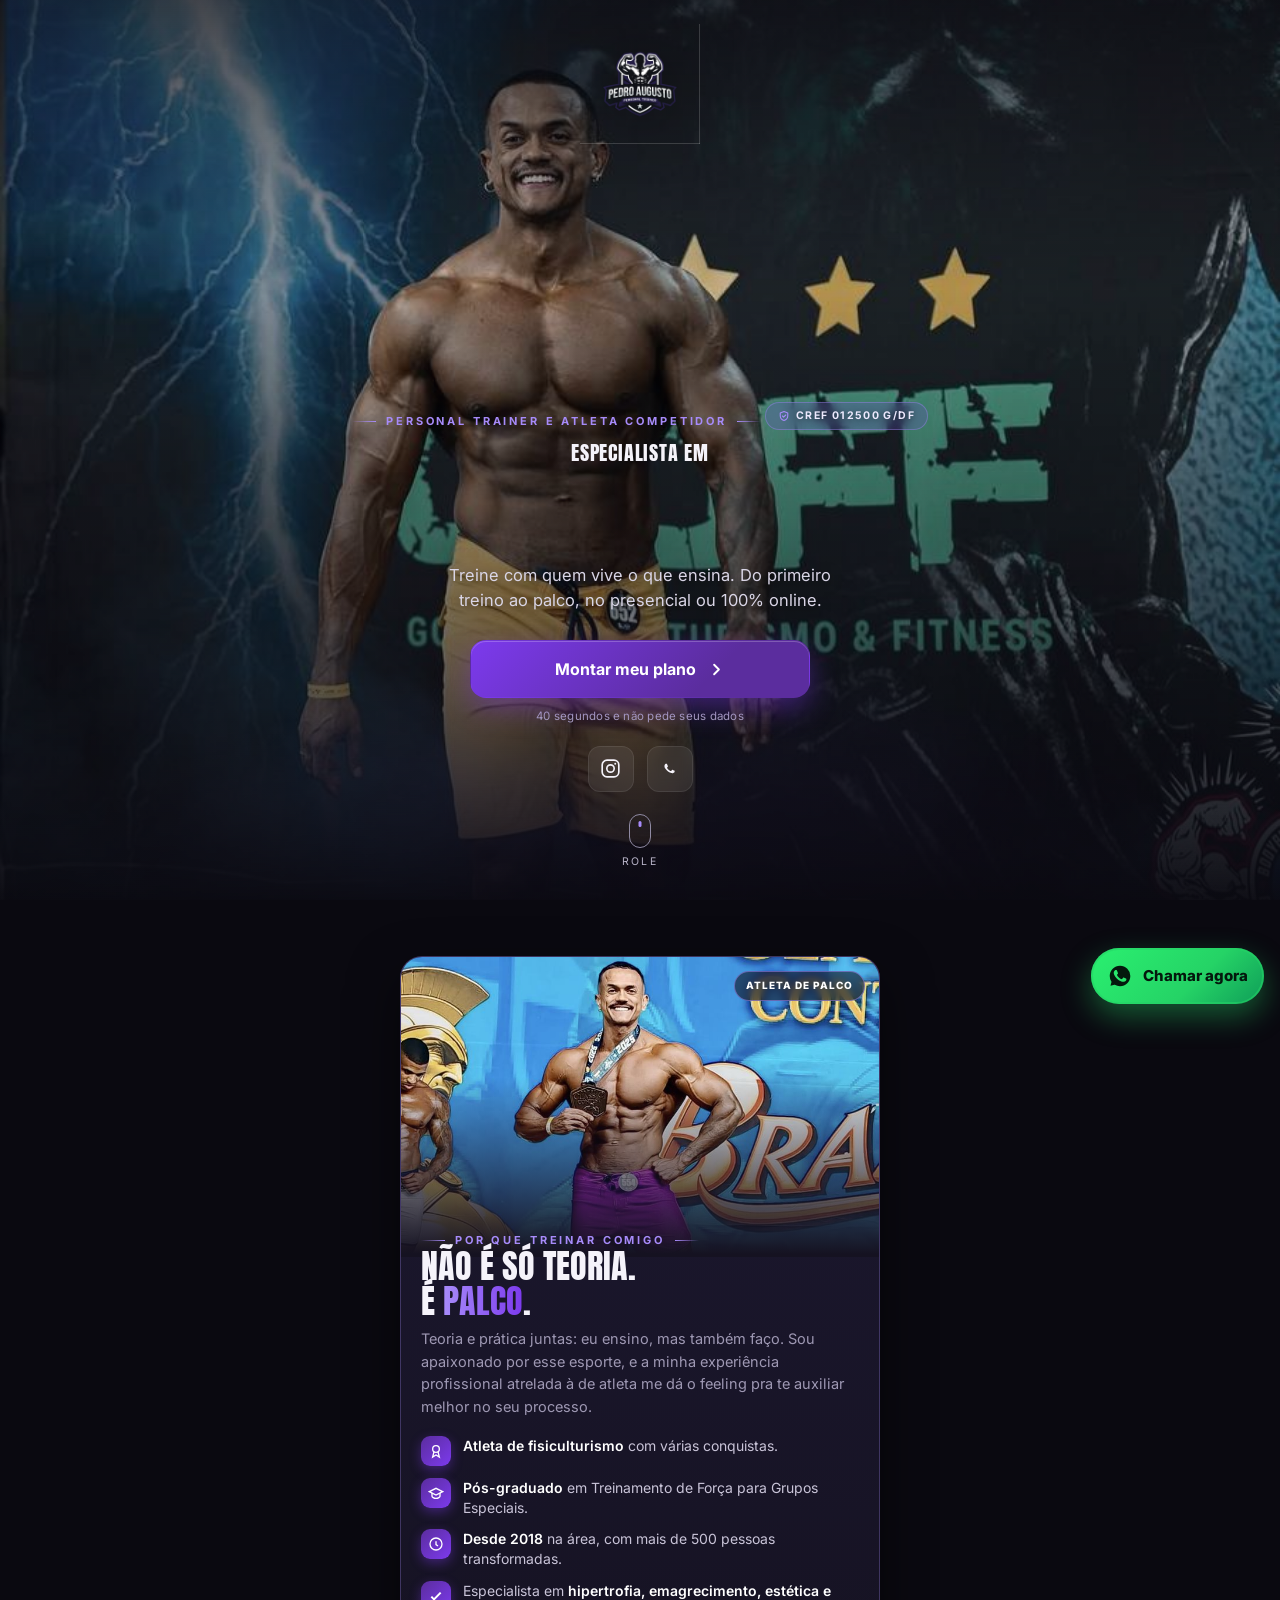
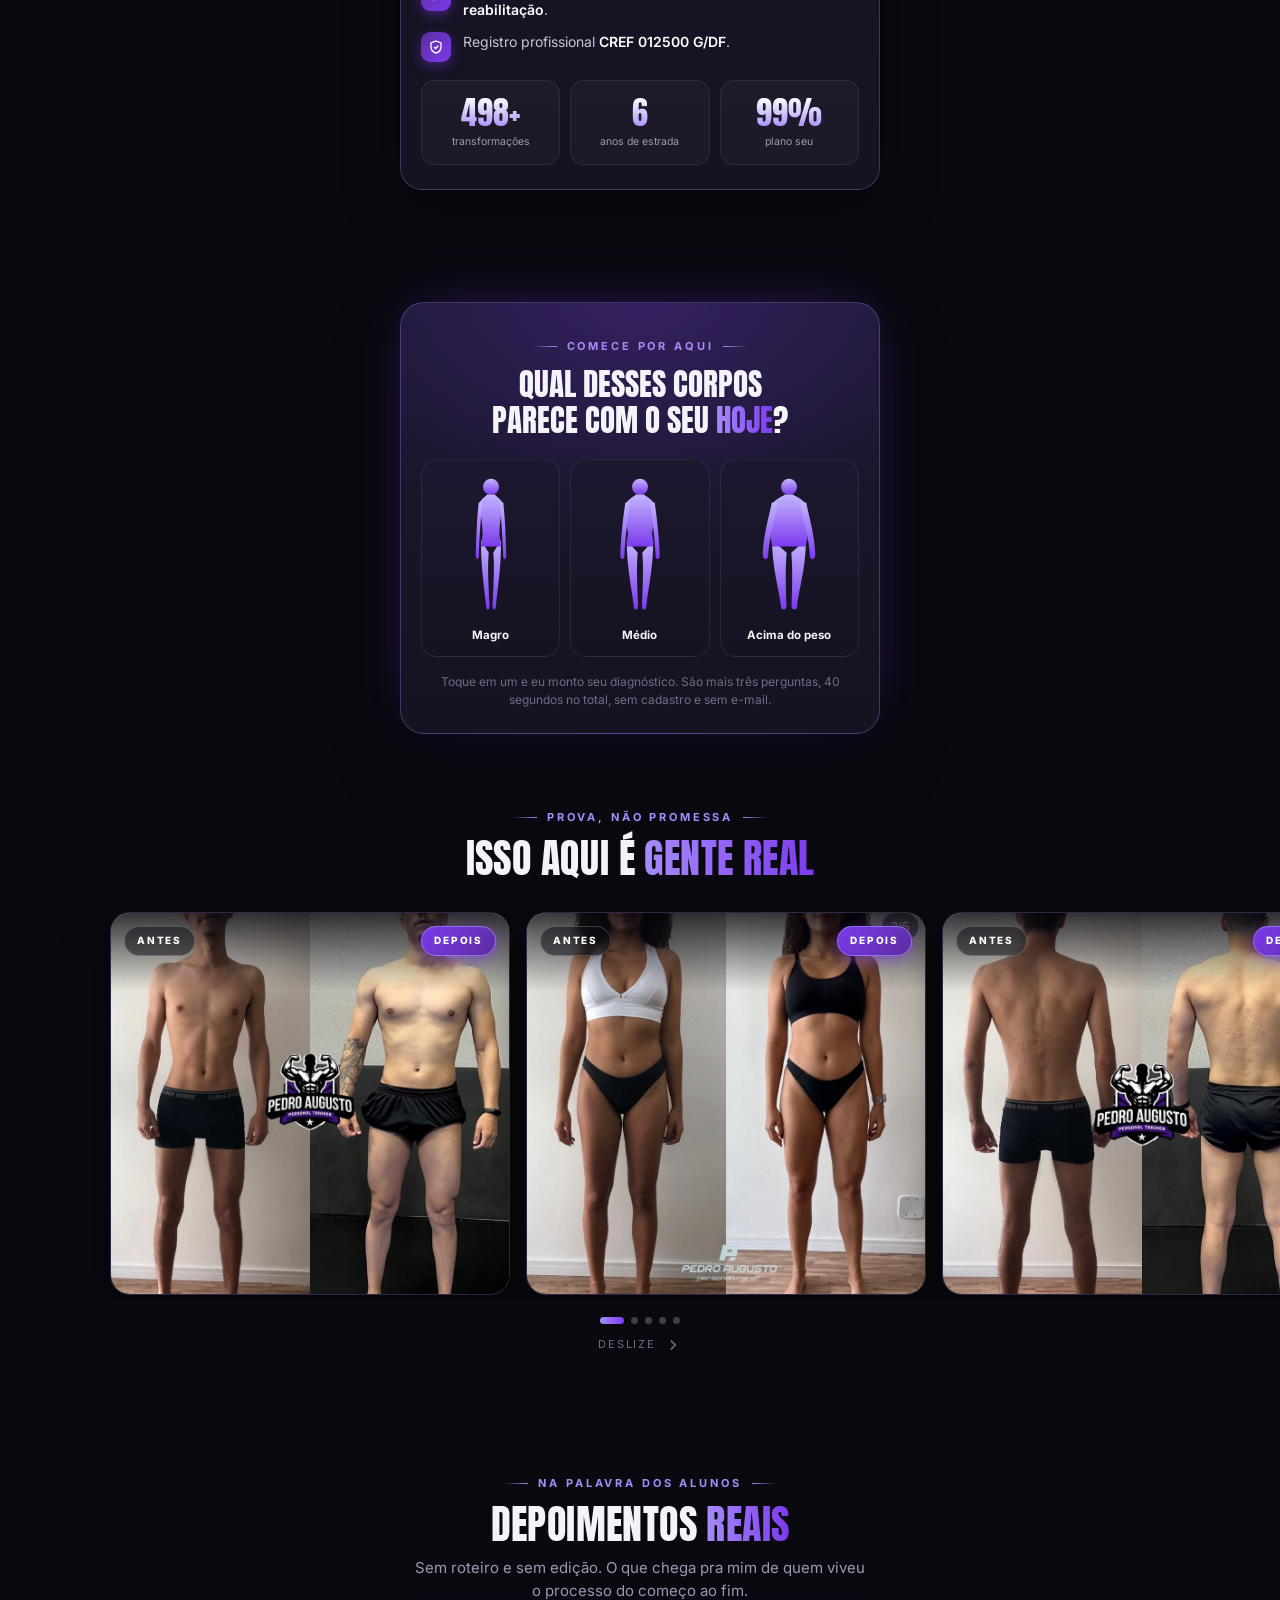
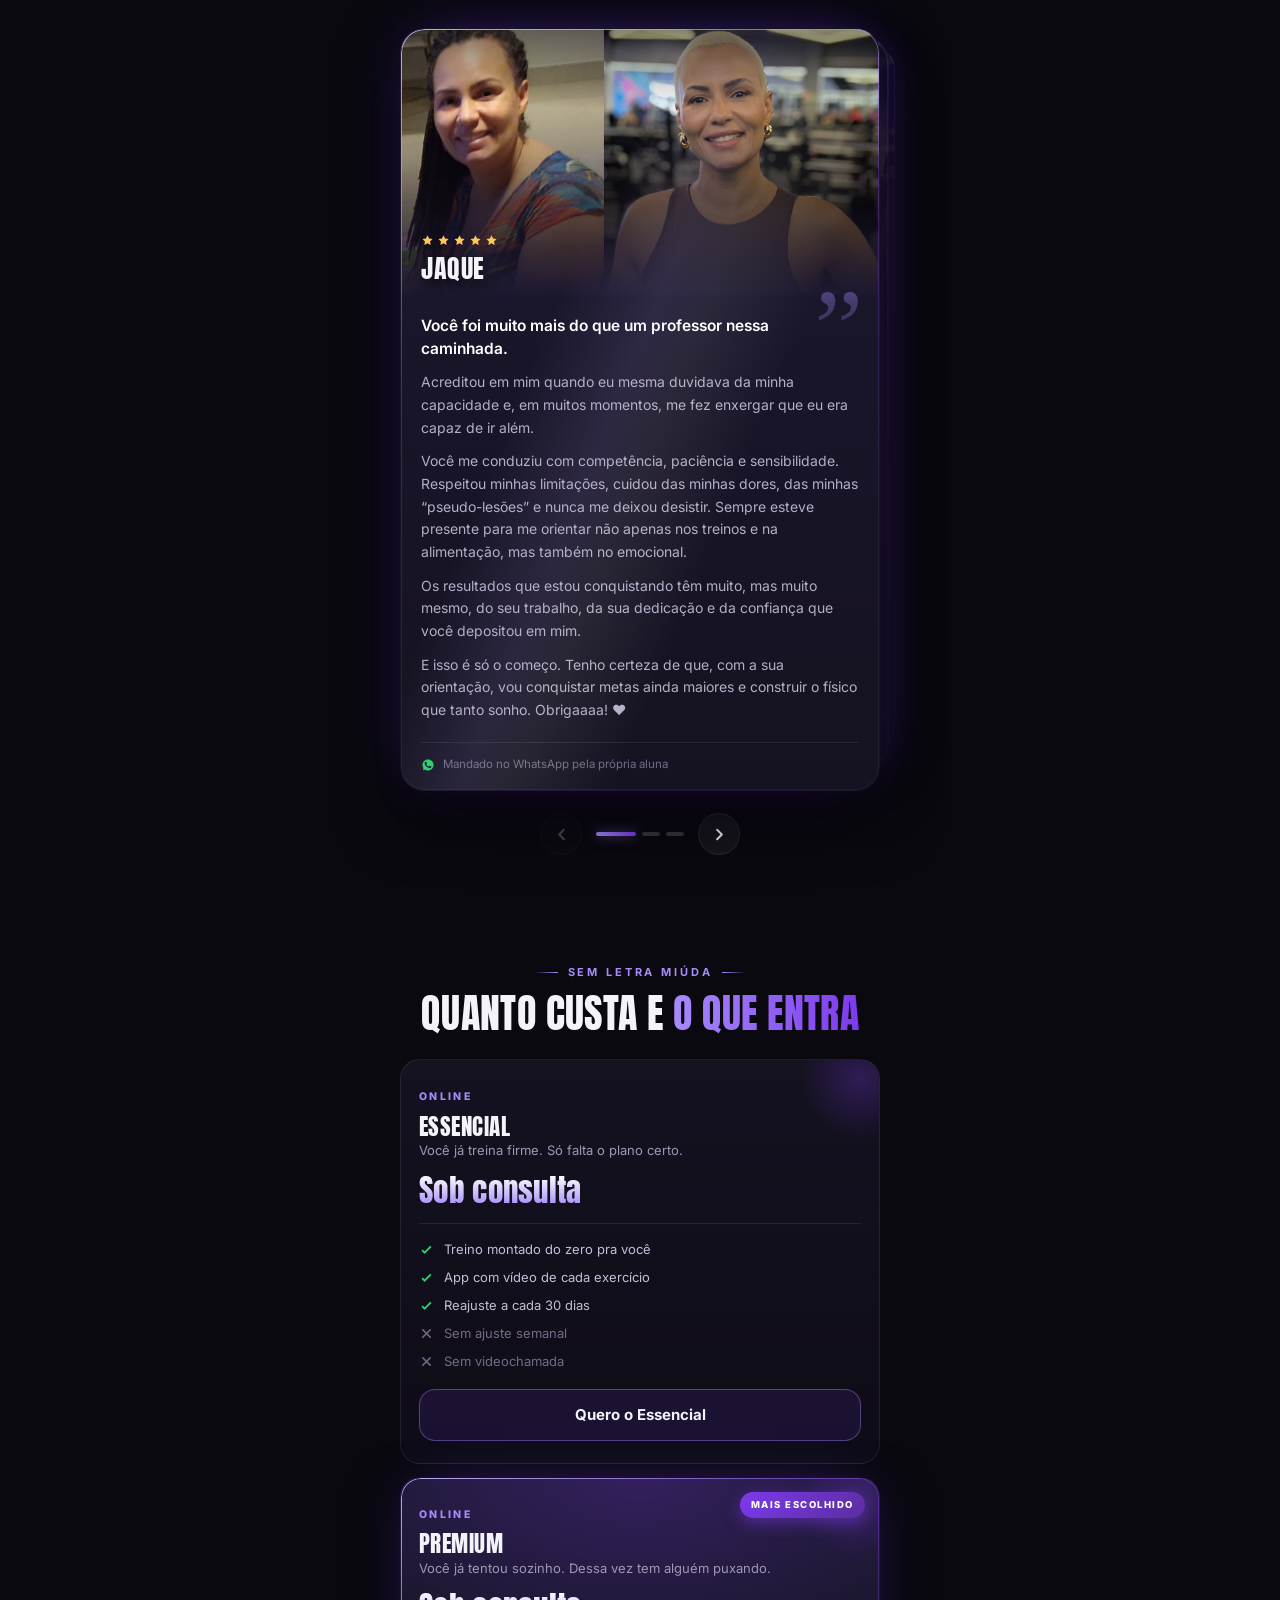
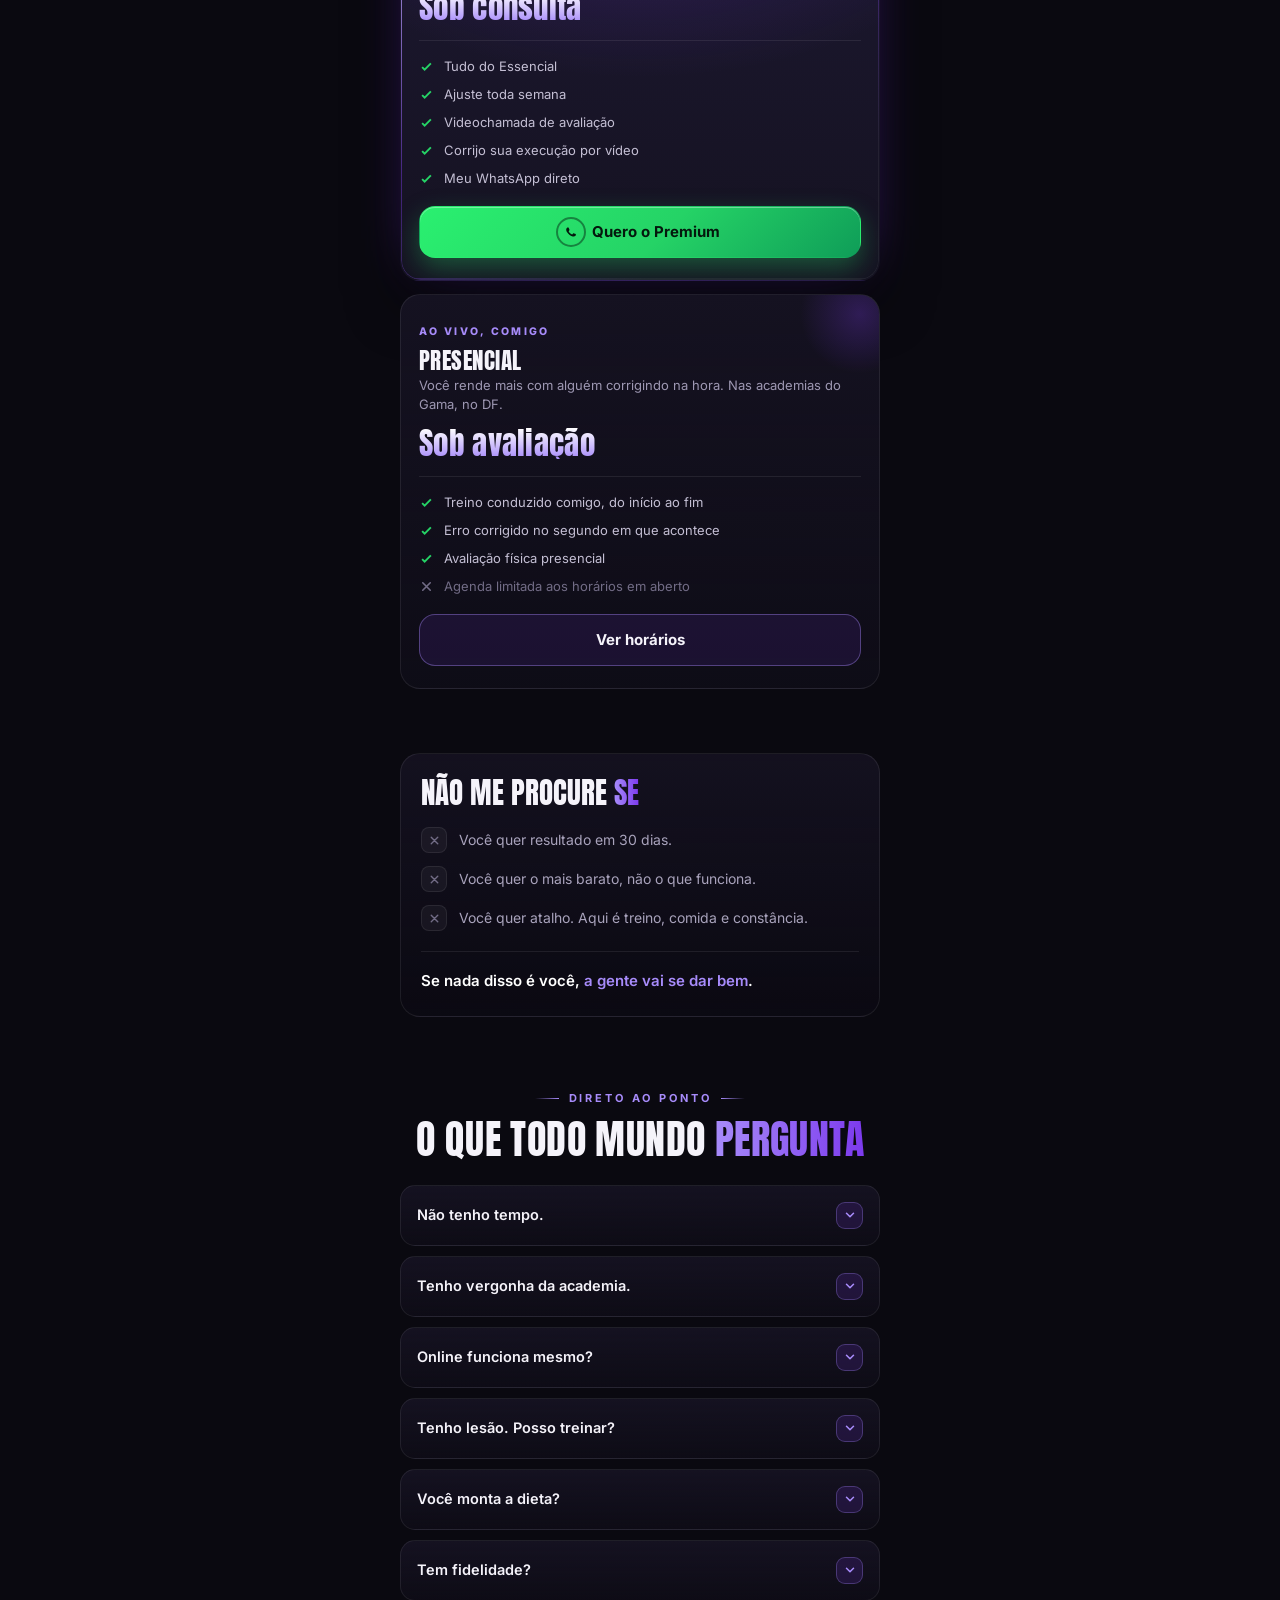
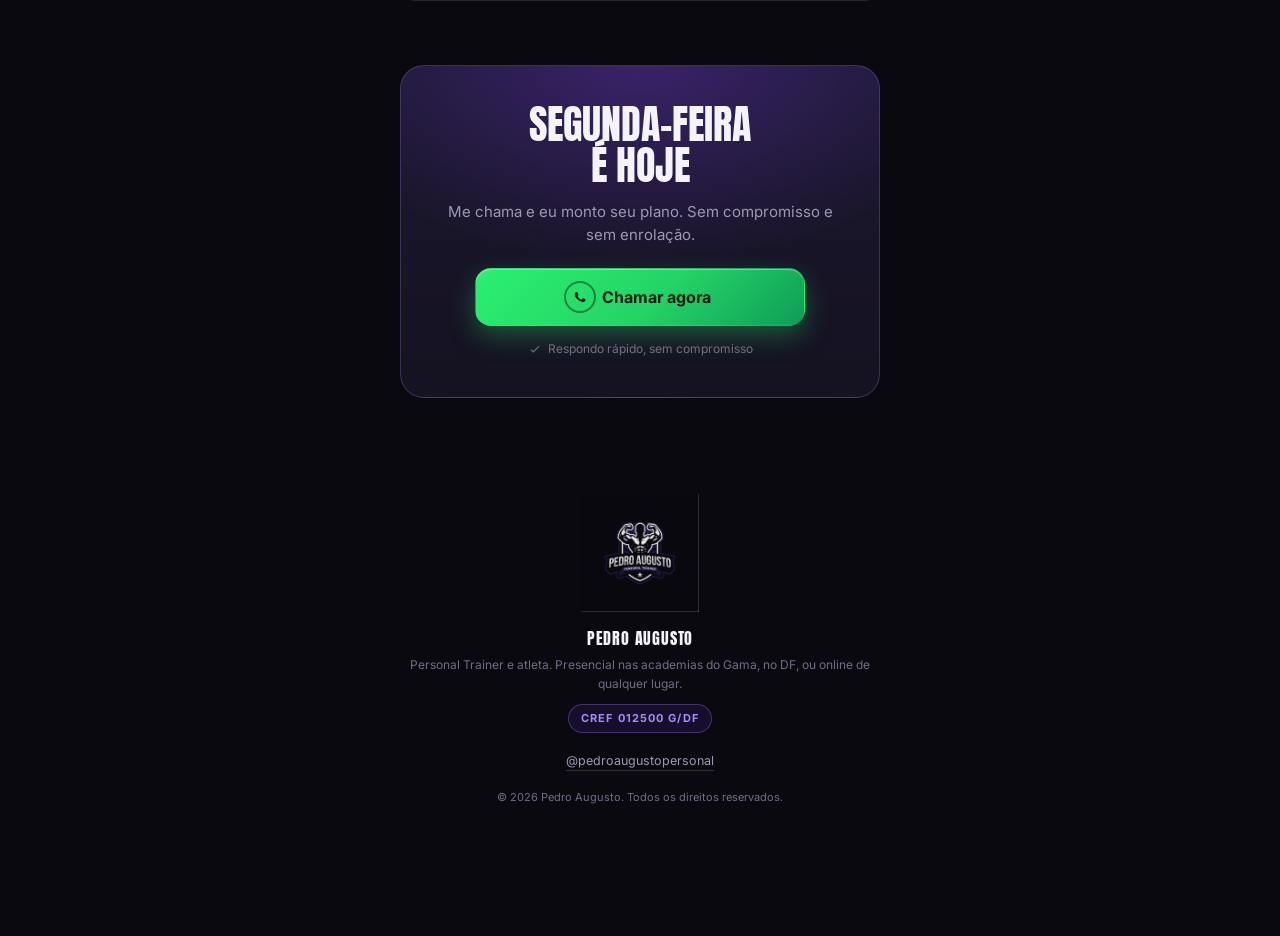
<file: index.html>
<!DOCTYPE html>
<html lang="pt-BR">
<head>
<meta charset="UTF-8">
<meta name="viewport" content="width=device-width, initial-scale=1.0">
<title>Pedro Augusto | Personal Trainer e Atleta</title>
<meta name="description" content="Personal Trainer e atleta de fisiculturismo, CREF 012500 G/DF. Hipertrofia, emagrecimento, estetica e reabilitacao. Presencial nas academias do Gama, no DF, ou online de qualquer lugar.">
<meta property="og:title" content="Pedro Augusto | Personal Trainer e Atleta">
<meta property="og:description" content="Treine com quem vive o que ensina. Hipertrofia, emagrecimento e estetica. Presencial e online.">
<meta property="og:type" content="website">
<meta property="og:url" content="https://pedroaugustopersonal.com.br/">
<meta property="og:site_name" content="Pedro Augusto Personal Trainer">
<meta property="og:locale" content="pt_BR">
<meta property="og:image" content="https://pedroaugustopersonal.com.br/img/premiado.jpg">
<meta property="og:image:alt" content="Pedro Augusto, personal trainer e atleta de fisiculturismo">
<meta name="twitter:card" content="summary_large_image">
<link rel="canonical" href="https://pedroaugustopersonal.com.br/">
<link rel="icon" href="img/logo.png">
<link rel="apple-touch-icon" href="img/logo.png">
<meta name="theme-color" content="#0A0910">
<link rel="preconnect" href="https://fonts.googleapis.com">
<link rel="preconnect" href="https://fonts.gstatic.com" crossorigin>
<link href="https://fonts.googleapis.com/css2?family=Anton&family=Inter:wght@400;500;600;700;800&display=swap" rel="stylesheet">
<link rel="stylesheet" href="css/styles.css">
<!-- Ficha legivel por buscador: diz ao Google que isto e um profissional
     de verdade, com registro, e onde ele atende. Nao aparece na tela. -->
<script type="application/ld+json">
{
  "@context": "https://schema.org",
  "@type": "ProfessionalService",
  "name": "Pedro Augusto Personal Trainer",
  "url": "https://pedroaugustopersonal.com.br/",
  "image": "https://pedroaugustopersonal.com.br/img/premiado.jpg",
  "telephone": "+5561991826565",
  "priceRange": "$$",
  "areaServed": [
    {"@type":"City","name":"Gama","containedInPlace":{"@type":"AdministrativeArea","name":"Distrito Federal"}},
    {"@type":"AdministrativeArea","name":"Distrito Federal"}
  ],
  "address": {"@type":"PostalAddress","addressLocality":"Gama","addressRegion":"DF","addressCountry":"BR"},
  "sameAs": ["https://instagram.com/pedroaugustopersonal"],
  "founder": {
    "@type": "Person",
    "name": "Pedro Augusto",
    "jobTitle": "Personal Trainer",
    "hasCredential": {
      "@type": "EducationalOccupationalCredential",
      "credentialCategory": "Registro profissional",
      "recognizedBy": {"@type":"Organization","name":"CREF7/DF"},
      "identifier": "012500 G/DF"
    }
  }
}
</script>
</head>
<body>
<div class="bg-fx"></div>
<div class="bg-grain"></div>
<div class="progress" id="prog"></div>

<!-- Barra de retomada. Aparece em dois casos, e o js/script.js escreve o
     texto e o botao conforme o caso:
       terminou o diagnostico numa visita anterior -> atalho pro plano
       parou no meio -> volta de onde parou, sem refazer o que ja respondeu -->
<div class="resume" id="resume" hidden>
  <span class="rz-tx" id="rzTx"></span>
  <button class="rz-go" id="rzGo" type="button">Ver meu plano</button>
  <button class="rz-x" id="rzX" type="button" aria-label="Dispensar">
    <svg width="13" height="13" viewBox="0 0 24 24" fill="none" stroke="currentColor" stroke-width="2.6" stroke-linecap="round"><path d="M6 6l12 12M18 6L6 18"/></svg>
  </button>
</div>

<!-- ============ HERO ============ -->
<header class="hero">
  <div class="hero-media" id="heroMedia">
    <img class="hero-img" src="img/hero.jpg" alt="Pedro Augusto competindo no palco">
    <div class="hero-veil"></div>
  </div>
  <div class="hero-top"><img src="img/logo.png" alt="Pedro Augusto, Personal Trainer"></div>

  <div class="hero-content">
    <span class="eyebrow">Personal trainer e atleta competidor</span>
    <!-- O CREF sobe pra hero porque so no rodape quase ninguem chega:
         ele fica a 97% da rolagem, e confianca precisa vir antes. -->
    <span class="hero-cref">
      <svg width="12" height="12" viewBox="0 0 24 24" fill="none" stroke="currentColor" stroke-width="2.2" stroke-linecap="round" stroke-linejoin="round"><path d="M12 3l7.5 3v5.5c0 4.4-3.1 8.2-7.5 9.5-4.4-1.3-7.5-5.1-7.5-9.5V6z"/><path d="M9 12l2.2 2.2L15.5 10"/></svg>
      CREF 012500 G/DF
    </span>
    <h1 class="h-title">
      <span class="small">Especialista em</span>
      <span class="rot"><span class="rot-word" id="rotWord">hipertrofia</span></span>
    </h1>
    <p class="hero-sub">Treine com quem vive o que ensina. Do primeiro treino ao palco, no presencial ou 100% online.</p>

    <div class="cta-row">
      <a class="btn btn-brand" href="#diagnostico" id="heroCta">
        <span class="bt-tx">Montar meu plano</span>
        <svg class="ba-arrow" width="19" height="19" viewBox="0 0 24 24" fill="none" stroke="currentColor" stroke-width="2.4" stroke-linecap="round" stroke-linejoin="round"><path d="M9 6l6 6-6 6"/></svg>
      </a>
      <span class="cta-alt">40 segundos e não pede seus dados</span>
    </div>

    <div class="socials">
      <a class="soc ig-link" href="https://instagram.com/pedroaugustopersonal" aria-label="Instagram" target="_blank" rel="noopener">
        <svg width="21" height="21" viewBox="0 0 24 24" fill="none" stroke="currentColor" stroke-width="1.9"><rect x="2.5" y="2.5" width="19" height="19" rx="5.5"/><circle cx="12" cy="12" r="4.2"/><circle cx="17.4" cy="6.6" r="1.1" fill="currentColor" stroke="none"/></svg>
      </a>
      <a class="soc wa-link" href="https://wa.me/5561991826565?text=Oi%20Pedro%21%20Vim%20pela%20sua%20p%C3%A1gina%20e%20quero%20come%C3%A7ar." target="_blank" rel="noopener" aria-label="WhatsApp">
        <svg width="21" height="21" viewBox="0 0 24 24" fill="currentColor"><path d="M17.5 14.4c-.3-.15-1.7-.84-2-.94-.26-.1-.46-.15-.65.15-.2.29-.75.94-.92 1.13-.17.2-.34.22-.63.08-.3-.15-1.25-.46-2.38-1.47-.88-.78-1.47-1.75-1.64-2.05-.17-.29-.02-.45.13-.6.13-.13.29-.34.44-.51.14-.17.19-.29.29-.49.1-.2.05-.36-.02-.51-.08-.15-.65-1.57-.9-2.15-.24-.56-.48-.48-.65-.49h-.56c-.19 0-.51.07-.77.36-.26.29-1.01.99-1.01 2.41 0 1.42 1.04 2.79 1.18 2.98.15.2 2.03 3.1 4.92 4.35.69.3 1.22.47 1.64.6.69.22 1.31.19 1.81.11.55-.08 1.7-.69 1.94-1.36.24-.67.24-1.24.17-1.36-.07-.12-.26-.19-.56-.34z"/></svg>
      </a>
    </div>
    <div class="scroll-cue"><span class="dot"></span>role</div>
  </div>
</header>

<!-- ============ AUTORIDADE ============ -->
<section class="auth">
  <div class="wrap">
    <div class="auth-card reveal">
      <div class="auth-photo">
        <span class="auth-badge">Atleta de palco</span>
        <img src="img/premiado.jpg" alt="Pedro Augusto premiado em competição">
      </div>
      <div class="auth-body">
        <span class="eyebrow">Por que treinar comigo</span>
        <h2>Não é só teoria.<br>É <span class="grad">palco</span>.</h2>
        <p class="lead">Teoria e prática juntas: eu ensino, mas também faço. Sou apaixonado por esse esporte, e a minha experiência profissional atrelada à de atleta me dá o feeling pra te auxiliar melhor no seu processo.</p>
        <ul class="creds">
          <li><span class="ci"><svg width="16" height="16" viewBox="0 0 24 24" fill="none" stroke="currentColor" stroke-width="2"><circle cx="12" cy="9" r="5"/><path d="M9 13l-2 8 5-3 5 3-2-8"/></svg></span><span><b>Atleta de fisiculturismo</b> com várias conquistas.</span></li>
          <li><span class="ci"><svg width="16" height="16" viewBox="0 0 24 24" fill="none" stroke="currentColor" stroke-width="2"><path d="M22 10L12 5 2 10l10 5 10-5z"/><path d="M6 12v5c0 1 2.7 3 6 3s6-2 6-3v-5"/></svg></span><span><b>Pós-graduado</b> em Treinamento de Força para Grupos Especiais.</span></li>
          <li><span class="ci"><svg width="16" height="16" viewBox="0 0 24 24" fill="none" stroke="currentColor" stroke-width="2"><path d="M12 8v5l3 2"/><circle cx="12" cy="12" r="9"/></svg></span><span><b>Desde 2018</b> na área, com mais de 500 pessoas transformadas.</span></li>
          <li><span class="ci"><svg width="16" height="16" viewBox="0 0 24 24" fill="none" stroke="currentColor" stroke-width="3"><path d="M5 13l4 4L19 7"/></svg></span><span>Especialista em <b>hipertrofia, emagrecimento, estética e reabilitação</b>.</span></li>
          <li><span class="ci"><svg width="16" height="16" viewBox="0 0 24 24" fill="none" stroke="currentColor" stroke-width="2"><path d="M12 3l7.5 3v5.5c0 4.4-3.1 8.2-7.5 9.5-4.4-1.3-7.5-5.1-7.5-9.5V6z"/><path d="M9 12l2.2 2.2L15.5 10"/></svg></span><span>Registro profissional <b>CREF 012500 G/DF</b>.</span></li>
        </ul>
        <div class="stats">
          <div class="stat"><div class="num" data-count="500" data-suffix="+">0</div><div class="lab">transformações</div></div>
          <div class="stat"><div class="num" data-count="7" data-suffix="">0</div><div class="lab">anos de estrada</div></div>
          <div class="stat"><div class="num" data-count="100" data-suffix="%">0</div><div class="lab">plano seu</div></div>
        </div>
      </div>
    </div>
  </div>
</section>

<!-- ============ PRIMEIRA PERGUNTA, NA PROPRIA PAGINA ============
     De proposito a pergunta 1 acontece aqui, a vista, e nao atras de um
     botao "comecar". Quem toca numa silhueta ja respondeu: o diagnostico
     abre em tela cheia direto na pergunta 2, levando essa resposta junto.
     As outras tres perguntas estao no bloco class="qzfull", no fim deste
     arquivo. Os data-val tem que continuar batendo com os de la.      -->
<section id="diagnostico">
  <div class="wrap">
    <div class="qzcall reveal">
      <span class="eyebrow">Comece por aqui</span>
      <h2>Qual desses corpos<br>parece com o seu <span class="grad">hoje</span>?</h2>
      <div class="qf-corpos qc-corpos">
        <button class="qf-corpo qz-inicio" type="button" data-val="magro" data-label="magro"><span class="si" data-corpo="magro"></span><b>Magro</b></button>
        <button class="qf-corpo qz-inicio" type="button" data-val="medio" data-label="médio"><span class="si" data-corpo="medio"></span><b>Médio</b></button>
        <button class="qf-corpo qz-inicio" type="button" data-val="acima" data-label="acima do peso"><span class="si" data-corpo="acima"></span><b>Acima do peso</b></button>
      </div>
      <p class="qc-nota">Toque em um e eu monto seu diagnóstico. São mais três perguntas, 40 segundos no total, sem cadastro e sem e-mail.</p>
    </div>
  </div>
</section>

<!-- ============ TRANSFORMACOES ============
     ATENCAO: os data-meta abaixo estao com valores DE EXEMPLO. Troque
     pelos numeros reais de cada aluno antes de publicar, ou apague o
     atributo do card que voce nao souber os dados: sem data-meta o card
     aparece sem tarja, como era antes.
     Formato: data-meta="tempo|formato|frequencia"                  -->
<section class="proof" id="transformacoes">
  <div class="wrap">
    <div class="sec-head reveal">
      <span class="eyebrow">Prova, não promessa</span>
      <h2>Isso aqui é <span class="grad">gente real</span></h2>
    </div>
  </div>
  <div class="tvp reveal d1">
    <div class="tcar" id="tcar">
      <article class="tcard"><div class="ba"><span class="chip chip-b">Antes</span><span class="chip chip-a">Depois</span><img src="img/transformacao-1.jpg" alt="Transformação de aluno, antes e depois" loading="lazy"></div></article>
      <article class="tcard"><div class="ba"><span class="chip chip-b">Antes</span><span class="chip chip-a">Depois</span><img src="img/transformacao-3.jpg" alt="Transformação de aluna, antes e depois" loading="lazy"></div></article>
      <article class="tcard"><div class="ba"><span class="chip chip-b">Antes</span><span class="chip chip-a">Depois</span><img src="img/transformacao-4.jpg" alt="Transformação de aluno, antes e depois" loading="lazy"></div></article>
      <article class="tcard"><div class="ba"><span class="chip chip-b">Antes</span><span class="chip chip-a">Depois</span><img src="img/transformacao-5.jpg" alt="Transformação de aluna, antes e depois" loading="lazy"></div></article>
      <article class="tcard"><div class="ba"><span class="chip chip-b">Antes</span><span class="chip chip-a">Depois</span><img src="img/transformacao-6.jpg" alt="Transformação de aluna, antes e depois" loading="lazy"></div></article>
    </div>
  </div>
  <div class="wrap">
    <div class="tdots" id="tdots" aria-hidden="true"></div>
    <div class="swipe-hint">deslize<svg width="18" height="18" viewBox="0 0 24 24" fill="none" stroke="currentColor" stroke-width="2.2"><path d="M9 6l6 6-6 6"/></svg></div>
  </div>
</section>

<!-- ============ DEPOIMENTOS ============ -->
<section class="voices" id="depoimentos">
  <div class="wrap">
    <div class="sec-head reveal">
      <span class="eyebrow">Na palavra dos alunos</span>
      <h2>Depoimentos <span class="grad">reais</span></h2>
      <p>Sem roteiro e sem edição. O que chega pra mim de quem viveu o processo do começo ao fim.</p>
    </div>

    <!-- PARA ADICIONAR OUTRO DEPOIMENTO: copie o <article class="vcard"> inteiro
         (do <article> ate o </article>), cole logo abaixo dele e troque so 3 coisas:
         1) o src e o alt da foto   2) o nome dentro do <b>   3) os paragrafos do texto.
         O primeiro paragrafo (class="q-lead") e o que aparece maior e em branco.
         As setinhas e as barrinhas de baixo se ajustam sozinhas a quantidade
         de cards. Com um depoimento so, elas nem aparecem. -->
    <div class="vdeck reveal d1">
      <div class="vd-stage" id="vdStage">
      <article class="vcard">
       <div class="vc-in">
        <div class="vc-photo">
          <img src="img/jaque.jpg" alt="Jaque, aluna do Pedro Augusto, antes e depois do acompanhamento" loading="lazy">
          <div class="vc-id">
            <span class="stars" role="img" aria-label="5 de 5 estrelas">
              <svg width="13" height="13" viewBox="0 0 24 24" fill="currentColor"><path d="M12 2.4l2.9 5.9 6.5.95-4.7 4.58 1.11 6.47L12 17.25l-5.81 3.05 1.11-6.47-4.7-4.58 6.5-.95z"/></svg>
              <svg width="13" height="13" viewBox="0 0 24 24" fill="currentColor"><path d="M12 2.4l2.9 5.9 6.5.95-4.7 4.58 1.11 6.47L12 17.25l-5.81 3.05 1.11-6.47-4.7-4.58 6.5-.95z"/></svg>
              <svg width="13" height="13" viewBox="0 0 24 24" fill="currentColor"><path d="M12 2.4l2.9 5.9 6.5.95-4.7 4.58 1.11 6.47L12 17.25l-5.81 3.05 1.11-6.47-4.7-4.58 6.5-.95z"/></svg>
              <svg width="13" height="13" viewBox="0 0 24 24" fill="currentColor"><path d="M12 2.4l2.9 5.9 6.5.95-4.7 4.58 1.11 6.47L12 17.25l-5.81 3.05 1.11-6.47-4.7-4.58 6.5-.95z"/></svg>
              <svg width="13" height="13" viewBox="0 0 24 24" fill="currentColor"><path d="M12 2.4l2.9 5.9 6.5.95-4.7 4.58 1.11 6.47L12 17.25l-5.81 3.05 1.11-6.47-4.7-4.58 6.5-.95z"/></svg>
            </span>
            <b>Jaque</b>
          </div>
        </div>
        <blockquote class="vc-text">
          <span class="qm" aria-hidden="true">&rdquo;</span>
          <p class="q-lead">Você foi muito mais do que um professor nessa caminhada.</p>
          <p>Acreditou em mim quando eu mesma duvidava da minha capacidade e, em muitos momentos, me fez enxergar que eu era capaz de ir além.</p>
          <p>Você me conduziu com competência, paciência e sensibilidade. Respeitou minhas limitações, cuidou das minhas dores, das minhas &ldquo;pseudo-lesões&rdquo; e nunca me deixou desistir. Sempre esteve presente para me orientar não apenas nos treinos e na alimentação, mas também no emocional.</p>
          <p>Os resultados que estou conquistando têm muito, mas muito mesmo, do seu trabalho, da sua dedicação e da confiança que você depositou em mim.</p>
          <p>E isso é só o começo. Tenho certeza de que, com a sua orientação, vou conquistar metas ainda maiores e construir o físico que tanto sonho. Obrigaaaa! ❤️</p>
        </blockquote>
        <div class="vc-src">
          <svg width="14" height="14" viewBox="0 0 24 24" fill="currentColor"><path d="M17.5 14.4c-.3-.15-1.7-.84-2-.94-.26-.1-.46-.15-.65.15-.2.29-.75.94-.92 1.13-.17.2-.34.22-.63.08-.3-.15-1.25-.46-2.38-1.47-.88-.78-1.47-1.75-1.64-2.05-.17-.29-.02-.45.13-.6.13-.13.29-.34.44-.51.14-.17.19-.29.29-.49.1-.2.05-.36-.02-.51-.08-.15-.65-1.57-.9-2.15-.24-.56-.48-.48-.65-.49h-.56c-.19 0-.51.07-.77.36-.26.29-1.01.99-1.01 2.41 0 1.42 1.04 2.79 1.18 2.98.15.2 2.03 3.1 4.92 4.35.69.3 1.22.47 1.64.6.69.22 1.31.19 1.81.11.55-.08 1.7-.69 1.94-1.36.24-.67.24-1.24.17-1.36-.07-.12-.26-.19-.56-.34zM12.05 21.5h-.03a9.5 9.5 0 0 1-4.83-1.32l-.35-.2-3.6.94.96-3.5-.23-.36a9.44 9.44 0 0 1-1.45-5.03c0-5.23 4.27-9.49 9.52-9.49 2.54 0 4.93.99 6.72 2.78a9.42 9.42 0 0 1 2.78 6.72c0 5.23-4.27 9.48-9.52 9.48z"/></svg>
          Mandado no WhatsApp pela própria aluna
        </div>
        <span class="vc-sheen" aria-hidden="true"></span>
       </div>
      </article>

      <article class="vcard">
       <div class="vc-in">
        <div class="vc-photo">
          <img src="img/cliente-2.jpg" alt="Marcus, aluno do Pedro Augusto, na academia" loading="lazy">
          <div class="vc-id">
            <span class="stars" role="img" aria-label="5 de 5 estrelas">
            <svg width="13" height="13" viewBox="0 0 24 24" fill="currentColor"><path d="M12 2.4l2.9 5.9 6.5.95-4.7 4.58 1.11 6.47L12 17.25l-5.81 3.05 1.11-6.47-4.7-4.58 6.5-.95z"/></svg>
            <svg width="13" height="13" viewBox="0 0 24 24" fill="currentColor"><path d="M12 2.4l2.9 5.9 6.5.95-4.7 4.58 1.11 6.47L12 17.25l-5.81 3.05 1.11-6.47-4.7-4.58 6.5-.95z"/></svg>
            <svg width="13" height="13" viewBox="0 0 24 24" fill="currentColor"><path d="M12 2.4l2.9 5.9 6.5.95-4.7 4.58 1.11 6.47L12 17.25l-5.81 3.05 1.11-6.47-4.7-4.58 6.5-.95z"/></svg>
            <svg width="13" height="13" viewBox="0 0 24 24" fill="currentColor"><path d="M12 2.4l2.9 5.9 6.5.95-4.7 4.58 1.11 6.47L12 17.25l-5.81 3.05 1.11-6.47-4.7-4.58 6.5-.95z"/></svg>
            <svg width="13" height="13" viewBox="0 0 24 24" fill="currentColor"><path d="M12 2.4l2.9 5.9 6.5.95-4.7 4.58 1.11 6.47L12 17.25l-5.81 3.05 1.11-6.47-4.7-4.58 6.5-.95z"/></svg>
            </span>
            <b>Marcus</b>
          </div>
        </div>
        <blockquote class="vc-text">
          <span class="qm" aria-hidden="true">&rdquo;</span>
          <p class="q-lead">Mais do que um excelente personal, o Pedro Augusto se tornou um grande incentivador na minha jornada.</p>
          <p>Em muitos momentos em que pensei em desistir, foi o apoio, a dedicação e a confiança dele que me fizeram continuar. Hoje não vejo apenas mudanças no meu corpo, mas também na minha disposição, autoestima e qualidade de vida.</p>
          <p>Sou profundamente grato por todo o acompanhamento e cuidado. Recomendo o Pedro não apenas pelo conhecimento técnico, mas pelo ser humano extraordinário que ele é e pelo impacto positivo que faz na vida de quem treina com ele.</p>
        </blockquote>
        <div class="vc-src">
          <svg width="14" height="14" viewBox="0 0 24 24" fill="currentColor"><path d="M17.5 14.4c-.3-.15-1.7-.84-2-.94-.26-.1-.46-.15-.65.15-.2.29-.75.94-.92 1.13-.17.2-.34.22-.63.08-.3-.15-1.25-.46-2.38-1.47-.88-.78-1.47-1.75-1.64-2.05-.17-.29-.02-.45.13-.6.13-.13.29-.34.44-.51.14-.17.19-.29.29-.49.1-.2.05-.36-.02-.51-.08-.15-.65-1.57-.9-2.15-.24-.56-.48-.48-.65-.49h-.56c-.19 0-.51.07-.77.36-.26.29-1.01.99-1.01 2.41 0 1.42 1.04 2.79 1.18 2.98.15.2 2.03 3.1 4.92 4.35.69.3 1.22.47 1.64.6.69.22 1.31.19 1.81.11.55-.08 1.7-.69 1.94-1.36.24-.67.24-1.24.17-1.36-.07-.12-.26-.19-.56-.34zM12.05 21.5h-.03a9.5 9.5 0 0 1-4.83-1.32l-.35-.2-3.6.94.96-3.5-.23-.36a9.44 9.44 0 0 1-1.45-5.03c0-5.23 4.27-9.49 9.52-9.49 2.54 0 4.93.99 6.72 2.78a9.42 9.42 0 0 1 2.78 6.72c0 5.23-4.27 9.48-9.52 9.48z"/></svg>
          Mandado no WhatsApp pelo próprio aluno
        </div>
        <span class="vc-sheen" aria-hidden="true"></span>
       </div>
      </article>

      <article class="vcard">
       <div class="vc-in">
        <div class="vc-photo">
          <img src="img/bruce.jpg" alt="Bruce, aluno do Pedro Augusto, na academia" loading="lazy">
          <div class="vc-id">
            <span class="stars" role="img" aria-label="5 de 5 estrelas">
              <svg width="13" height="13" viewBox="0 0 24 24" fill="currentColor"><path d="M12 2.4l2.9 5.9 6.5.95-4.7 4.58 1.11 6.47L12 17.25l-5.81 3.05 1.11-6.47-4.7-4.58 6.5-.95z"/></svg>
              <svg width="13" height="13" viewBox="0 0 24 24" fill="currentColor"><path d="M12 2.4l2.9 5.9 6.5.95-4.7 4.58 1.11 6.47L12 17.25l-5.81 3.05 1.11-6.47-4.7-4.58 6.5-.95z"/></svg>
              <svg width="13" height="13" viewBox="0 0 24 24" fill="currentColor"><path d="M12 2.4l2.9 5.9 6.5.95-4.7 4.58 1.11 6.47L12 17.25l-5.81 3.05 1.11-6.47-4.7-4.58 6.5-.95z"/></svg>
              <svg width="13" height="13" viewBox="0 0 24 24" fill="currentColor"><path d="M12 2.4l2.9 5.9 6.5.95-4.7 4.58 1.11 6.47L12 17.25l-5.81 3.05 1.11-6.47-4.7-4.58 6.5-.95z"/></svg>
              <svg width="13" height="13" viewBox="0 0 24 24" fill="currentColor"><path d="M12 2.4l2.9 5.9 6.5.95-4.7 4.58 1.11 6.47L12 17.25l-5.81 3.05 1.11-6.47-4.7-4.58 6.5-.95z"/></svg>
            </span>
            <b>Bruce</b>
          </div>
        </div>
        <blockquote class="vc-text">
          <span class="qm" aria-hidden="true">&rdquo;</span>
          <p class="q-lead">Após realizar cirurgia ortopédica por ter sofrido acidente de moto, precisava fazer exercícios para recuperar a funcionalidade e a mobilidade.</p>
          <p>Retomar os treinos na academia era um grande desafio. Amigos próximos elogiaram o trabalho desenvolvido e me indicaram o Pedro como personal. Logo na avaliação, percebi o vasto conhecimento técnico e o cuidado na prescrição dos exercícios.</p>
          <p>As orientações e o acompanhamento individualizado prestados pelo Pedro foram fundamentais no processo de recuperação e fortalecimento muscular. O trabalho conduzido com progressividade foi determinante para a minha evolução nos treinos e para os resultados alcançados.</p>
          <p>Minha gratidão pelo profissionalismo, incentivo constante e compromisso durante toda essa trajetória.</p>
        </blockquote>
        <div class="vc-src">
          <svg width="14" height="14" viewBox="0 0 24 24" fill="currentColor"><path d="M17.5 14.4c-.3-.15-1.7-.84-2-.94-.26-.1-.46-.15-.65.15-.2.29-.75.94-.92 1.13-.17.2-.34.22-.63.08-.3-.15-1.25-.46-2.38-1.47-.88-.78-1.47-1.75-1.64-2.05-.17-.29-.02-.45.13-.6.13-.13.29-.34.44-.51.14-.17.19-.29.29-.49.1-.2.05-.36-.02-.51-.08-.15-.65-1.57-.9-2.15-.24-.56-.48-.48-.65-.49h-.56c-.19 0-.51.07-.77.36-.26.29-1.01.99-1.01 2.41 0 1.42 1.04 2.79 1.18 2.98.15.2 2.03 3.1 4.92 4.35.69.3 1.22.47 1.64.6.69.22 1.31.19 1.81.11.55-.08 1.7-.69 1.94-1.36.24-.67.24-1.24.17-1.36-.07-.12-.26-.19-.56-.34zM12.05 21.5h-.03a9.5 9.5 0 0 1-4.83-1.32l-.35-.2-3.6.94.96-3.5-.23-.36a9.44 9.44 0 0 1-1.45-5.03c0-5.23 4.27-9.49 9.52-9.49 2.54 0 4.93.99 6.72 2.78a9.42 9.42 0 0 1 2.78 6.72c0 5.23-4.27 9.48-9.52 9.48z"/></svg>
          Mandado no WhatsApp pelo próprio aluno
        </div>
        <span class="vc-sheen" aria-hidden="true"></span>
       </div>
      </article>
      </div>

      <div class="vd-ctrl" id="vdCtrl">
        <button class="vd-arrow" id="vdPrev" type="button" aria-label="Depoimento anterior">
          <svg width="19" height="19" viewBox="0 0 24 24" fill="none" stroke="currentColor" stroke-width="2.4" stroke-linecap="round" stroke-linejoin="round"><path d="M15 6l-6 6 6 6"/></svg>
        </button>
        <div class="vd-rail" id="vdRail"></div>
        <button class="vd-arrow" id="vdNext" type="button" aria-label="Próximo depoimento">
          <svg width="19" height="19" viewBox="0 0 24 24" fill="none" stroke="currentColor" stroke-width="2.4" stroke-linecap="round" stroke-linejoin="round"><path d="M9 6l6 6-6 6"/></svg>
        </button>
      </div>
    </div>
  </div>
</section>

<!-- ============ PLANOS ============
     ATENCAO, PRECOS DE EXEMPLO: os valores dentro de <b> nos blocos
     .price sao rascunho, NAO sao os precos do Pedro. Troque pelos
     valores reais antes de publicar. Para nao mostrar preco, troque o
     numero por "Sob consulta" e apague o <em> ao lado.

     O selo "Mais escolhido" e o padrao. Quem responde o diagnostico
     recebe no lugar dele um selo verde, calculado pelo js/script.js
     a partir das respostas.                                        -->
<section id="planos">
  <div class="wrap">
    <div class="sec-head reveal">
      <span class="eyebrow">Sem letra miúda</span>
      <h2>Quanto custa e <span class="grad">o que entra</span></h2>
    </div>

    <div class="plan-hint" id="planHint" hidden></div>

    <div class="plans">
      <div class="plan reveal" data-plano="essencial">
        <span class="plan-fmt">Online</span>
        <h3>Essencial</h3>
        <p class="who">Você já treina firme. Só falta o plano certo.</p>
        <!-- PRECO: os R$ 149 que estavam aqui eram rascunho, nao valor do
             Pedro, entao sairam do ar. Assim que ele confirmar, troque por
             <b>R$ 000</b><em>/mês</em> -->
        <div class="price"><b>Sob consulta</b></div>
        <ul>
          <li><svg width="15" height="15" viewBox="0 0 24 24" fill="none" stroke="currentColor" stroke-width="3"><path d="M5 13l4 4L19 7"/></svg>Treino montado do zero pra você</li>
          <li><svg width="15" height="15" viewBox="0 0 24 24" fill="none" stroke="currentColor" stroke-width="3"><path d="M5 13l4 4L19 7"/></svg>App com vídeo de cada exercício</li>
          <li><svg width="15" height="15" viewBox="0 0 24 24" fill="none" stroke="currentColor" stroke-width="3"><path d="M5 13l4 4L19 7"/></svg>Reajuste a cada 30 dias</li>
          <li class="off"><svg width="15" height="15" viewBox="0 0 24 24" fill="none" stroke="currentColor" stroke-width="2.6" stroke-linecap="round"><path d="M6 6l12 12M18 6L6 18"/></svg>Sem ajuste semanal</li>
          <li class="off"><svg width="15" height="15" viewBox="0 0 24 24" fill="none" stroke="currentColor" stroke-width="2.6" stroke-linecap="round"><path d="M6 6l12 12M18 6L6 18"/></svg>Sem videochamada</li>
        </ul>
        <a class="btn btn-line wa-link" href="https://wa.me/5561991826565?text=Oi%20Pedro%21%20Quero%20o%20plano%20Essencial." target="_blank" rel="noopener">Quero o Essencial</a>
      </div>

      <div class="plan is-top reveal d1" data-plano="premium">
        <span class="plan-tag">Mais escolhido</span>
        <span class="plan-fmt">Online</span>
        <h3>Premium</h3>
        <p class="who">Você já tentou sozinho. Dessa vez tem alguém puxando.</p>
        <!-- PRECO: mesma coisa. Os R$ 249 eram rascunho. -->
        <div class="price"><b>Sob consulta</b></div>
        <ul>
          <li><svg width="15" height="15" viewBox="0 0 24 24" fill="none" stroke="currentColor" stroke-width="3"><path d="M5 13l4 4L19 7"/></svg>Tudo do Essencial</li>
          <li><svg width="15" height="15" viewBox="0 0 24 24" fill="none" stroke="currentColor" stroke-width="3"><path d="M5 13l4 4L19 7"/></svg>Ajuste toda semana</li>
          <li><svg width="15" height="15" viewBox="0 0 24 24" fill="none" stroke="currentColor" stroke-width="3"><path d="M5 13l4 4L19 7"/></svg>Videochamada de avaliação</li>
          <li><svg width="15" height="15" viewBox="0 0 24 24" fill="none" stroke="currentColor" stroke-width="3"><path d="M5 13l4 4L19 7"/></svg>Corrijo sua execução por vídeo</li>
          <li><svg width="15" height="15" viewBox="0 0 24 24" fill="none" stroke="currentColor" stroke-width="3"><path d="M5 13l4 4L19 7"/></svg>Meu WhatsApp direto</li>
        </ul>
        <a class="btn btn-wa wa-link" href="https://wa.me/5561991826565?text=Oi%20Pedro%21%20Quero%20o%20plano%20Premium." target="_blank" rel="noopener">
          <span class="pulse"><svg width="20" height="20" viewBox="0 0 24 24" fill="currentColor"><path d="M17.5 14.4c-.3-.15-1.7-.84-2-.94-.26-.1-.46-.15-.65.15-.2.29-.75.94-.92 1.13-.17.2-.34.22-.63.08-.3-.15-1.25-.46-2.38-1.47-.88-.78-1.47-1.75-1.64-2.05-.17-.29-.02-.45.13-.6.13-.13.29-.34.44-.51.14-.17.19-.29.29-.49.1-.2.05-.36-.02-.51-.08-.15-.65-1.57-.9-2.15-.24-.56-.48-.48-.65-.49h-.56c-.19 0-.51.07-.77.36-.26.29-1.01.99-1.01 2.41 0 1.42 1.04 2.79 1.18 2.98.15.2 2.03 3.1 4.92 4.35.69.3 1.22.47 1.64.6.69.22 1.31.19 1.81.11.55-.08 1.7-.69 1.94-1.36.24-.67.24-1.24.17-1.36-.07-.12-.26-.19-.56-.34z"/></svg></span>
          Quero o Premium
        </a>
      </div>

      <!-- Se o Pedro quiser citar a cidade ou a academia, o lugar e o
           <p class="who"> aqui embaixo. -->
      <div class="plan reveal d2" data-plano="presencial">
        <span class="plan-fmt">Ao vivo, comigo</span>
        <h3>Presencial</h3>
        <p class="who">Você rende mais com alguém corrigindo na hora. Nas academias do Gama, no DF.</p>
        <div class="price"><b>Sob avaliação</b></div>
        <ul>
          <li><svg width="15" height="15" viewBox="0 0 24 24" fill="none" stroke="currentColor" stroke-width="3"><path d="M5 13l4 4L19 7"/></svg>Treino conduzido comigo, do início ao fim</li>
          <li><svg width="15" height="15" viewBox="0 0 24 24" fill="none" stroke="currentColor" stroke-width="3"><path d="M5 13l4 4L19 7"/></svg>Erro corrigido no segundo em que acontece</li>
          <li><svg width="15" height="15" viewBox="0 0 24 24" fill="none" stroke="currentColor" stroke-width="3"><path d="M5 13l4 4L19 7"/></svg>Avaliação física presencial</li>
          <li class="off"><svg width="15" height="15" viewBox="0 0 24 24" fill="none" stroke="currentColor" stroke-width="2.6" stroke-linecap="round"><path d="M6 6l12 12M18 6L6 18"/></svg>Agenda limitada aos horários em aberto</li>
        </ul>
        <a class="btn btn-line wa-link" href="https://wa.me/5561991826565?text=Oi%20Pedro%21%20Quero%20o%20presencial.%20Quais%20hor%C3%A1rios%20voc%C3%AA%20tem%3F" target="_blank" rel="noopener">Ver horários</a>
      </div>
    </div>

    <!-- GARANTIA FORA DO AR ATE O PEDRO CONFIRMAR.
         E uma promessa em nome dele que ele nunca fez, entao nao pode
         ficar publicada. Se ele topar, basta apagar as duas linhas de
         comentario (esta e a de baixo) que o bloco volta.
    <div class="guard reveal d2">
      <svg width="18" height="18" viewBox="0 0 24 24" fill="none" stroke="currentColor" stroke-width="1.9"><path d="M12 3l7.5 3v5.5c0 4.4-3.1 8.2-7.5 9.5-4.4-1.3-7.5-5.1-7.5-9.5V6z"/><path d="M9 12l2.2 2.2L15.5 10"/></svg>
      <span><b>Primeira semana de ajuste.</b> Se o treino não couber na sua rotina, eu refaço sem cobrar nada.</span>
    </div>
    -->
  </div>
</section>

<!-- ============ REGRAS DO JOGO ============ -->
<section style="padding-top:8px">
  <div class="wrap">
    <div class="rules reveal">
      <h3>Não me procure <span class="grad">se</span></h3>
      <ul>
        <li><span class="rx"><svg width="13" height="13" viewBox="0 0 24 24" fill="none" stroke="currentColor" stroke-width="2.6" stroke-linecap="round"><path d="M6 6l12 12M18 6L6 18"/></svg></span>Você quer resultado em 30 dias.</li>
        <li><span class="rx"><svg width="13" height="13" viewBox="0 0 24 24" fill="none" stroke="currentColor" stroke-width="2.6" stroke-linecap="round"><path d="M6 6l12 12M18 6L6 18"/></svg></span>Você quer o mais barato, não o que funciona.</li>
        <li><span class="rx"><svg width="13" height="13" viewBox="0 0 24 24" fill="none" stroke="currentColor" stroke-width="2.6" stroke-linecap="round"><path d="M6 6l12 12M18 6L6 18"/></svg></span>Você quer atalho. Aqui é treino, comida e constância.</li>
      </ul>
      <div class="turn">Se nada disso é você, <span>a gente vai se dar bem</span>.</div>
    </div>
  </div>
</section>

<!-- ============ DUVIDAS ============
     Para acrescentar uma pergunta, copie um bloco .faq-i inteiro, cole
     abaixo e troque o texto do <button> e do <p>. O script se ajusta
     sozinho, nao precisa numerar nada.                             -->
<section style="padding-top:8px" id="duvidas">
  <div class="wrap">
    <div class="sec-head reveal">
      <span class="eyebrow">Direto ao ponto</span>
      <h2>O que todo mundo <span class="grad">pergunta</span></h2>
    </div>
    <div class="faq reveal d1">
      <div class="faq-i">
        <button class="faq-q" type="button">Não tenho tempo.<span class="fx"><svg width="14" height="14" viewBox="0 0 24 24" fill="none" stroke="currentColor" stroke-width="2.6" stroke-linecap="round" stroke-linejoin="round"><path d="M6 9l6 6 6-6"/></svg></span></button>
        <div class="faq-a"><div><p>45 a 60 minutos. Se a sua semana só comporta três treinos, eu monto pra três. Plano que só funciona na semana perfeita não funciona nunca.</p></div></div>
      </div>
      <div class="faq-i">
        <button class="faq-q" type="button">Tenho vergonha da academia.<span class="fx"><svg width="14" height="14" viewBox="0 0 24 24" fill="none" stroke="currentColor" stroke-width="2.6" stroke-linecap="round" stroke-linejoin="round"><path d="M6 9l6 6 6-6"/></svg></span></button>
        <div class="faq-a"><div><p>Vergonha vem de não saber o que fazer, não da academia. Você entra sabendo cada exercício, com vídeo de execução. Boa parte dos meus alunos chegou exatamente assim.</p></div></div>
      </div>
      <div class="faq-i">
        <button class="faq-q" type="button">Online funciona mesmo?<span class="fx"><svg width="14" height="14" viewBox="0 0 24 24" fill="none" stroke="currentColor" stroke-width="2.6" stroke-linecap="round" stroke-linejoin="round"><path d="M6 9l6 6 6-6"/></svg></span></button>
        <div class="faq-a"><div><p>Pra quem consegue seguir um plano sozinho, sim. Pra quem precisa de alguém empurrando na hora, não. Não vou dizer que serve pra todo mundo, porque não serve.</p></div></div>
      </div>
      <div class="faq-i">
        <button class="faq-q" type="button">Tenho lesão. Posso treinar?<span class="fx"><svg width="14" height="14" viewBox="0 0 24 24" fill="none" stroke="currentColor" stroke-width="2.6" stroke-linecap="round" stroke-linejoin="round"><path d="M6 9l6 6 6-6"/></svg></span></button>
        <div class="faq-a"><div><p>Quase sempre sim, e é aí que a escolha do profissional pesa. Sou pós-graduado em Treinamento de Força para Grupos Especiais. Se for caso de liberação médica, eu vou pedir a liberação.</p></div></div>
      </div>
      <div class="faq-i">
        <button class="faq-q" type="button">Você monta a dieta?<span class="fx"><svg width="14" height="14" viewBox="0 0 24 24" fill="none" stroke="currentColor" stroke-width="2.6" stroke-linecap="round" stroke-linejoin="round"><path d="M6 9l6 6 6-6"/></svg></span></button>
        <div class="faq-a"><div><p>Dieta é do nutricionista e eu não invado essa área. Faço orientação alimentar dentro do que cabe ao personal e converso direto com o seu nutri. Se não tiver um, eu indico.</p></div></div>
      </div>
      <div class="faq-i">
        <button class="faq-q" type="button">Tem fidelidade?<span class="fx"><svg width="14" height="14" viewBox="0 0 24 24" fill="none" stroke="currentColor" stroke-width="2.6" stroke-linecap="round" stroke-linejoin="round"><path d="M6 9l6 6 6-6"/></svg></span></button>
        <div class="faq-a"><div><p>Não. Mensal, sem contrato e sem multa. Só peço que me avise se parar: prefiro entender o que não funcionou.</p></div></div>
      </div>
    </div>
  </div>
</section>

<!-- ============ FECHAMENTO ============
     A isca do guia some para quem acabou de responder o diagnostico
     (pessoa quente nao precisa de saida mais facil) e volta a aparecer
     numa visita seguinte. O guia precisa existir de verdade antes de
     publicar; se ainda nao existir, apague o bloco .fallback inteiro. -->
<section style="padding-top:8px" id="fechamento">
  <div class="wrap">
    <div class="final reveal">
      <h2>Segunda-feira<br>é hoje</h2>
      <p>Me chama e eu monto seu plano. Sem compromisso e sem enrolação.</p>
      <a class="btn btn-wa wa-link" id="finalCta" href="https://wa.me/5561991826565?text=Oi%20Pedro%21%20Cheguei%20at%C3%A9%20o%20final%20da%20p%C3%A1gina%20e%20quero%20come%C3%A7ar." target="_blank" rel="noopener">
        <span class="pulse"><svg width="22" height="22" viewBox="0 0 24 24" fill="currentColor"><path d="M17.5 14.4c-.3-.15-1.7-.84-2-.94-.26-.1-.46-.15-.65.15-.2.29-.75.94-.92 1.13-.17.2-.34.22-.63.08-.3-.15-1.25-.46-2.38-1.47-.88-.78-1.47-1.75-1.64-2.05-.17-.29-.02-.45.13-.6.13-.13.29-.34.44-.51.14-.17.19-.29.29-.49.1-.2.05-.36-.02-.51-.08-.15-.65-1.57-.9-2.15-.24-.56-.48-.48-.65-.49h-.56c-.19 0-.51.07-.77.36-.26.29-1.01.99-1.01 2.41 0 1.42 1.04 2.79 1.18 2.98.15.2 2.03 3.1 4.92 4.35.69.3 1.22.47 1.64.6.69.22 1.31.19 1.81.11.55-.08 1.7-.69 1.94-1.36.24-.67.24-1.24.17-1.36-.07-.12-.26-.19-.56-.34z"/></svg></span>
        Chamar agora
      </a>
      <div class="rea"><svg width="14" height="14" viewBox="0 0 24 24" fill="none" stroke="currentColor" stroke-width="2"><path d="M5 13l4 4L19 7"/></svg>Respondo rápido, sem compromisso</div>
    </div>

    <!-- GUIA DOS 5 ERROS FORA DO AR ATE O MATERIAL EXISTIR.
         Estava mandando a pessoa pedir no WhatsApp um guia que nao foi
         escrito: quem pedisse ficaria sem resposta, e logo no publico
         mais frio da pagina. Quando o Pedro tiver o material, apague as
         duas linhas de comentario que o bloco volta.
    <div class="fallback reveal d1" id="fallback">
      <span>Ainda não é a hora?</span>
      <a class="wa-link" href="https://wa.me/5561991826565?text=Oi%20Pedro%21%20Quero%20o%20guia%20dos%205%20erros." target="_blank" rel="noopener">
        Pega o guia dos 5 erros que travam o resultado
        <svg width="15" height="15" viewBox="0 0 24 24" fill="none" stroke="currentColor" stroke-width="2.4" stroke-linecap="round" stroke-linejoin="round"><path d="M9 6l6 6-6 6"/></svg>
      </a>
    </div>
    -->
  </div>
</section>

<!-- ============ FOOTER ============ -->
<footer>
  <div class="wrap">
    <img class="flogo" src="img/logo-footer.png" alt="Pedro Augusto">
    <div class="fname">Pedro Augusto</div>
    <div class="fsub">Personal Trainer e atleta. Presencial nas academias do Gama, no DF, ou online de qualquer lugar.</div>
    <div class="fcref">CREF 012500 G/DF</div>
    <div class="fsoc">
      <a class="ig-link" href="https://instagram.com/pedroaugustopersonal" target="_blank" rel="noopener">@pedroaugustopersonal</a>
    </div>
    <div class="cred">© <span id="yr"></span> Pedro Augusto. Todos os direitos reservados.</div>
  </div>
</footer>

<!-- ============ FAB ============ -->
<a class="fab wa-link" href="https://wa.me/5561991826565?text=Oi%20Pedro%21%20Estou%20na%20sua%20p%C3%A1gina%20e%20queria%20tirar%20uma%20d%C3%BAvida." target="_blank" rel="noopener" aria-label="Falar no WhatsApp">
  <svg width="26" height="26" viewBox="0 0 24 24" fill="currentColor"><path d="M17.5 14.4c-.3-.15-1.7-.84-2-.94-.26-.1-.46-.15-.65.15-.2.29-.75.94-.92 1.13-.17.2-.34.22-.63.08-.3-.15-1.25-.46-2.38-1.47-.88-.78-1.47-1.75-1.64-2.05-.17-.29-.02-.45.13-.6.13-.13.29-.34.44-.51.14-.17.19-.29.29-.49.1-.2.05-.36-.02-.51-.08-.15-.65-1.57-.9-2.15-.24-.56-.48-.48-.65-.49h-.56c-.19 0-.51.07-.77.36-.26.29-1.01.99-1.01 2.41 0 1.42 1.04 2.79 1.18 2.98.15.2 2.03 3.1 4.92 4.35.69.3 1.22.47 1.64.6.69.22 1.31.19 1.81.11.55-.08 1.7-.69 1.94-1.36.24-.67.24-1.24.17-1.36-.07-.12-.26-.19-.56-.34zM12.05 21.5h-.03a9.5 9.5 0 0 1-4.83-1.32l-.35-.2-3.6.94.96-3.5-.23-.36a9.44 9.44 0 0 1-1.45-5.03c0-5.23 4.27-9.49 9.52-9.49 2.54 0 4.93.99 6.72 2.78a9.42 9.42 0 0 1 2.78 6.72c0 5.23-4.27 9.48-9.52 9.48z"/></svg>
  <span class="txt">Chamar agora</span>
</a>

<!-- ============ DIAGNOSTICO EM TELA CHEIA ============
     Uma pergunta por tela, sem rolagem, no modelo dos funis de quiz.
     A unica porta de entrada e tocar numa silhueta da secao
     #diagnostico, la em cima: quem toca ja respondeu a pergunta 1.

     As perguntas 1 e 2 sao o coracao da coisa: a pessoa aponta o corpo
     que tem e o corpo que quer, e o intervalo entre os dois define o
     perfil dela. Por isso nao existe pergunta de "qual seu objetivo":
     o objetivo e deduzido, nao perguntado.

     As silhuetas sao desenhadas em SVG pelo js/script.js, entao nao
     dependem de nenhuma foto e funcionam em qualquer tela.        -->
<div class="qzfull" id="qzFull" hidden role="dialog" aria-modal="true" aria-label="Diagnóstico">
  <div class="qf-top">
    <button class="qf-ico" id="qfBack" type="button" aria-label="Pergunta anterior">
      <svg width="19" height="19" viewBox="0 0 24 24" fill="none" stroke="currentColor" stroke-width="2.4" stroke-linecap="round" stroke-linejoin="round"><path d="M15 6l-6 6 6 6"/></svg>
    </button>
    <div class="qf-rail" id="qfRail" aria-hidden="true"></div>
    <button class="qf-ico" id="qfClose" type="button" aria-label="Fechar diagnóstico">
      <svg width="17" height="17" viewBox="0 0 24 24" fill="none" stroke="currentColor" stroke-width="2.6" stroke-linecap="round"><path d="M6 6l12 12M18 6L6 18"/></svg>
    </button>
  </div>

  <div class="qf-body" id="qfBody">
    <div class="qf-pane is-on" data-key="hoje">
      <h2 class="qf-q">Qual desses corpos<br>parece com o seu <span class="grad">hoje</span>?</h2>
      <div class="qf-corpos">
        <button class="qf-corpo" type="button" data-val="magro" data-label="magro"><span class="si" data-corpo="magro"></span><b>Magro</b></button>
        <button class="qf-corpo" type="button" data-val="medio" data-label="médio"><span class="si" data-corpo="medio"></span><b>Médio</b></button>
        <button class="qf-corpo" type="button" data-val="acima" data-label="acima do peso"><span class="si" data-corpo="acima"></span><b>Acima do peso</b></button>
      </div>
      <p class="qf-nota">Sem julgamento e sem foto. Isso serve só pra calibrar o plano.</p>
    </div>

    <div class="qf-pane" data-key="meta">
      <h2 class="qf-q">E qual você <span class="grad">quer ter</span>?</h2>
      <div class="qf-corpos">
        <button class="qf-corpo" type="button" data-val="forma" data-label="em forma"><span class="si" data-corpo="forma"></span><b>Em forma</b></button>
        <button class="qf-corpo" type="button" data-val="musculoso" data-label="musculoso"><span class="si" data-corpo="musculoso"></span><b>Musculoso</b></button>
        <button class="qf-corpo" type="button" data-val="muito" data-label="bem musculoso"><span class="si" data-corpo="muito"></span><b>Bem musculoso</b></button>
      </div>
      <p class="qf-nota">Pode mirar alto. Eu digo no fim quanto tempo costuma levar.</p>
    </div>

    <div class="qf-pane" data-key="tentou">
      <h2 class="qf-q">O que você <span class="grad">já tentou</span>?</h2>
      <div class="qf-opts">
        <button class="qf-opt" type="button" data-val="nunca" data-label="nunca treinei de verdade"><span class="k">A</span>Nunca treinei de verdade</button>
        <button class="qf-opt" type="button" data-val="semplano" data-label="treino, mas sem plano nenhum"><span class="k">B</span>Treino, mas sem plano nenhum</button>
        <button class="qf-opt" type="button" data-val="travado" data-label="travei faz meses"><span class="k">C</span>Travei faz meses</button>
        <button class="qf-opt" type="button" data-val="lesao" data-label="voltando de lesão ou parada longa"><span class="k">D</span>Voltando de lesão ou parada</button>
      </div>
    </div>

    <!-- A pergunta e feita pela pagina, mas quem responde e o visitante.
         Por isso as opcoes falam na voz DELE e chamam o Pedro pelo nome:
         "comigo" aqui faria a pessoa dizer que quer ficar do lado dela
         mesma. Vale para qualquer opcao nova que voce acrescentar. -->
    <div class="qf-pane" data-key="onde">
      <h2 class="qf-q">E como você <span class="grad">quer treinar</span>?</h2>
      <div class="qf-opts">
        <button class="qf-opt" type="button" data-val="presencial" data-label="presencial, com o Pedro do meu lado"><span class="k">A</span>Presencial, com o Pedro do meu lado</button>
        <button class="qf-opt" type="button" data-val="online" data-label="online, no meu ritmo"><span class="k">B</span>Online, no meu ritmo</button>
      </div>
    </div>

    <!-- resultado -->
    <div class="qf-pane qf-res" id="qfRes" aria-live="polite">
      <div class="gap" id="qfGap">
        <div class="gap-l"><span class="si" id="qfSiA"></span><b>hoje</b></div>
        <div class="gap-m">
          <span class="gap-chip" id="qfSalto"></span>
          <svg width="26" height="26" viewBox="0 0 24 24" fill="none" stroke="currentColor" stroke-width="2.2" stroke-linecap="round" stroke-linejoin="round"><path d="M5 12h13M13 6l6 6-6 6"/></svg>
          <span class="gap-prazo" id="qfPrazo"></span>
        </div>
        <div class="gap-r"><span class="si" id="qfSiB"></span><b>sua meta</b></div>
      </div>

      <p class="qf-vered" id="qfVered"></p>

      <div class="qf-sub">Como costuma ser o caminho</div>
      <ol class="tl" id="qfTl"></ol>
      <p class="tl-note">É o que costuma acontecer com quem chega no seu ponto, não uma promessa. Depende de quanto você aparece.</p>

      <div class="qf-cost" id="qfCost"></div>

      <a class="btn btn-wa wa-link qf-cta" id="qfCta" href="https://wa.me/5561991826565" target="_blank" rel="noopener">
        <span class="pulse"><svg width="21" height="21" viewBox="0 0 24 24" fill="currentColor"><path d="M17.5 14.4c-.3-.15-1.7-.84-2-.94-.26-.1-.46-.15-.65.15-.2.29-.75.94-.92 1.13-.17.2-.34.22-.63.08-.3-.15-1.25-.46-2.38-1.47-.88-.78-1.47-1.75-1.64-2.05-.17-.29-.02-.45.13-.6.13-.13.29-.34.44-.51.14-.17.19-.29.29-.49.1-.2.05-.36-.02-.51-.08-.15-.65-1.57-.9-2.15-.24-.56-.48-.48-.65-.49h-.56c-.19 0-.51.07-.77.36-.26.29-1.01.99-1.01 2.41 0 1.42 1.04 2.79 1.18 2.98.15.2 2.03 3.1 4.92 4.35.69.3 1.22.47 1.64.6.69.22 1.31.19 1.81.11.55-.08 1.7-.69 1.94-1.36.24-.67.24-1.24.17-1.36-.07-.12-.26-.19-.56-.34z"/></svg></span>
        Mandar isso pro Pedro
      </a>
      <button class="qf-alt" id="qfVerPlano" type="button">ver meu plano recomendado</button>
    </div>
  </div>

  <div class="qf-foot">
    <span class="qf-priv">Fica só no seu celular. Nada é enviado.</span>
  </div>
</div>

<script src="js/script.js"></script>
</body>
</html>
</file>
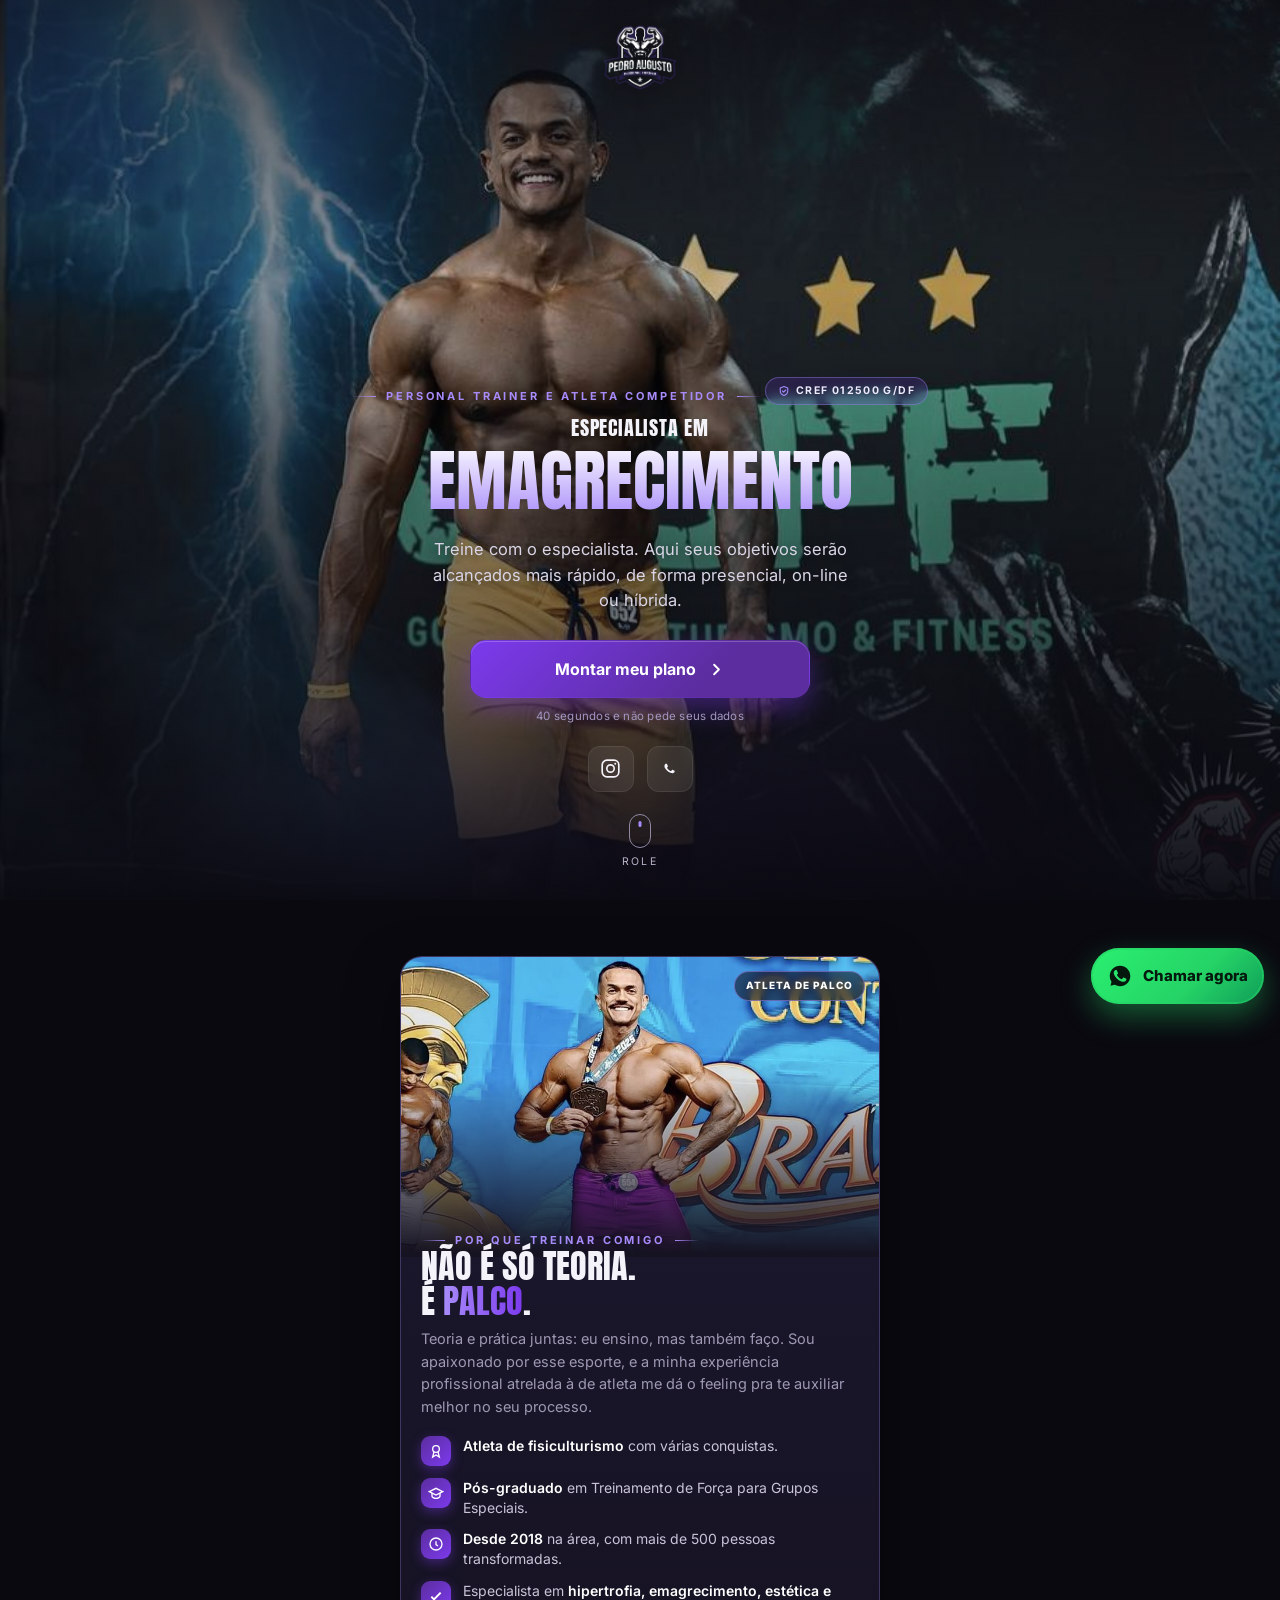
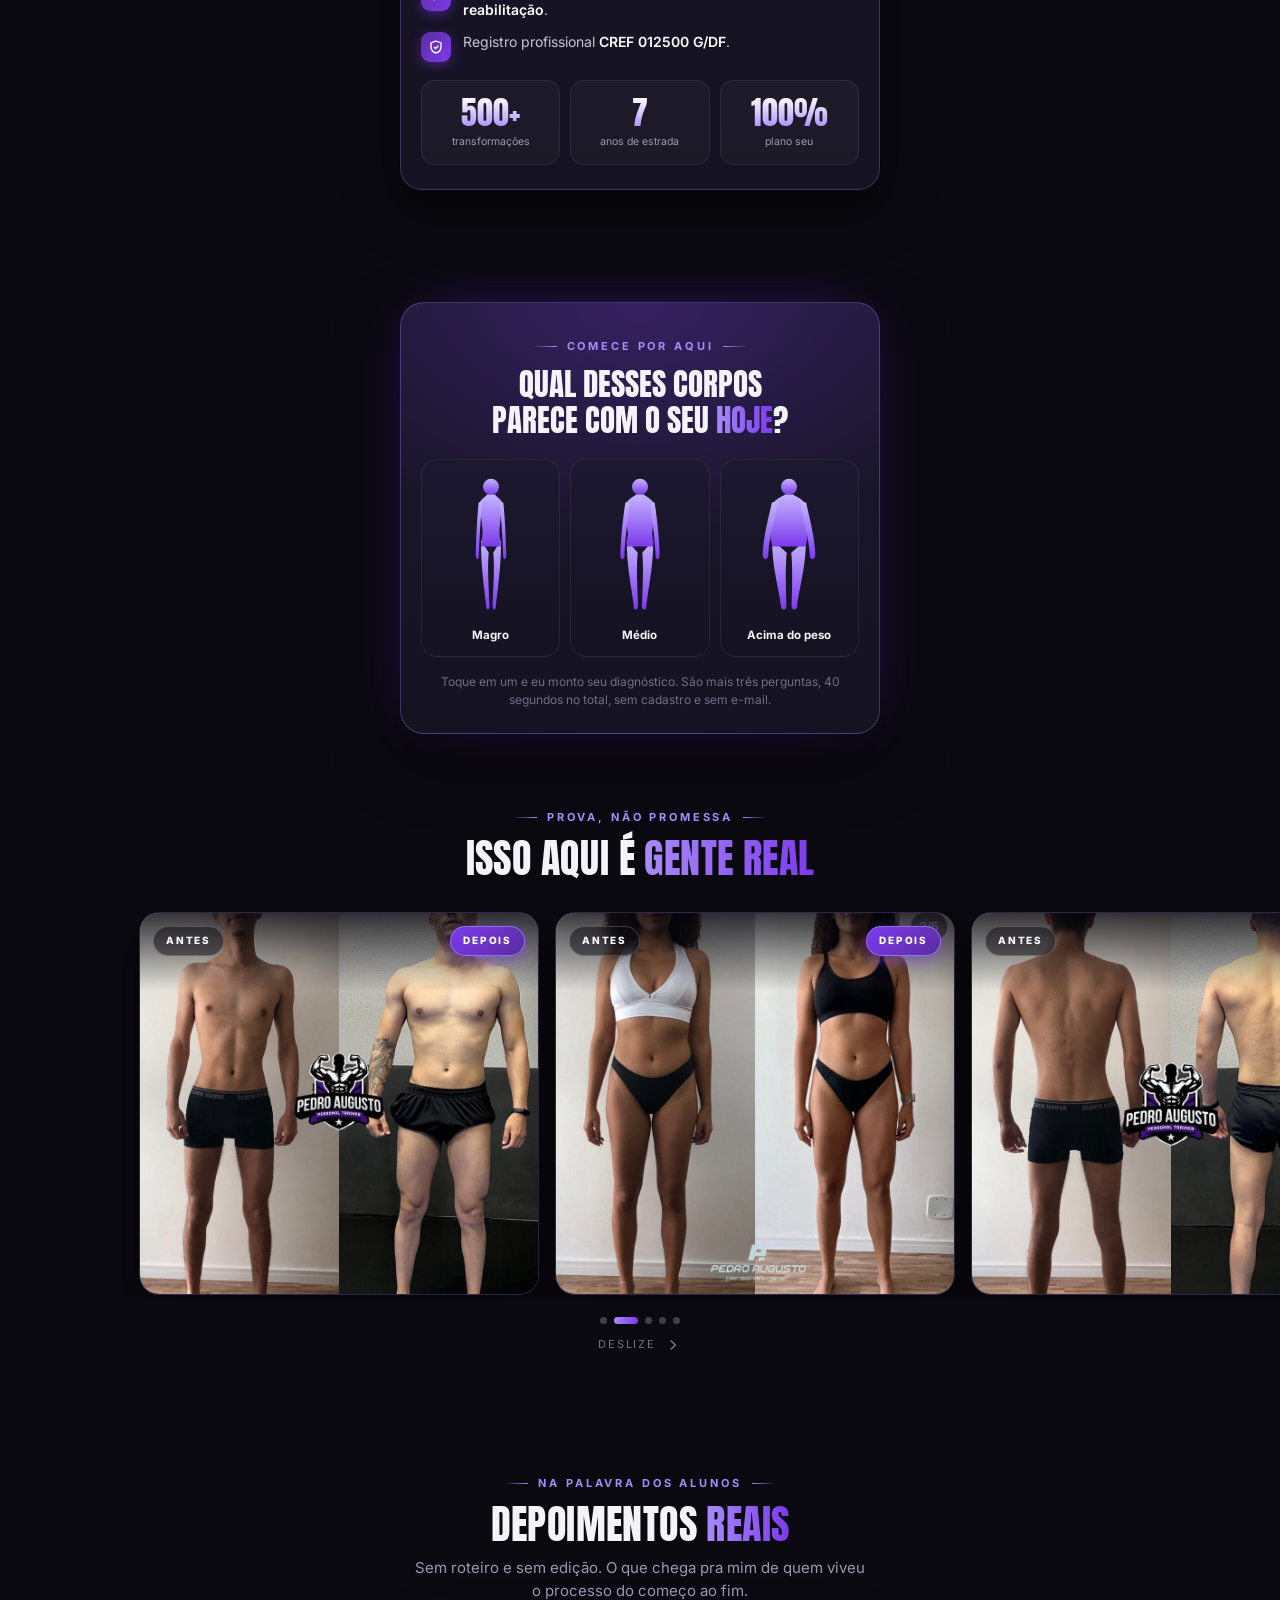
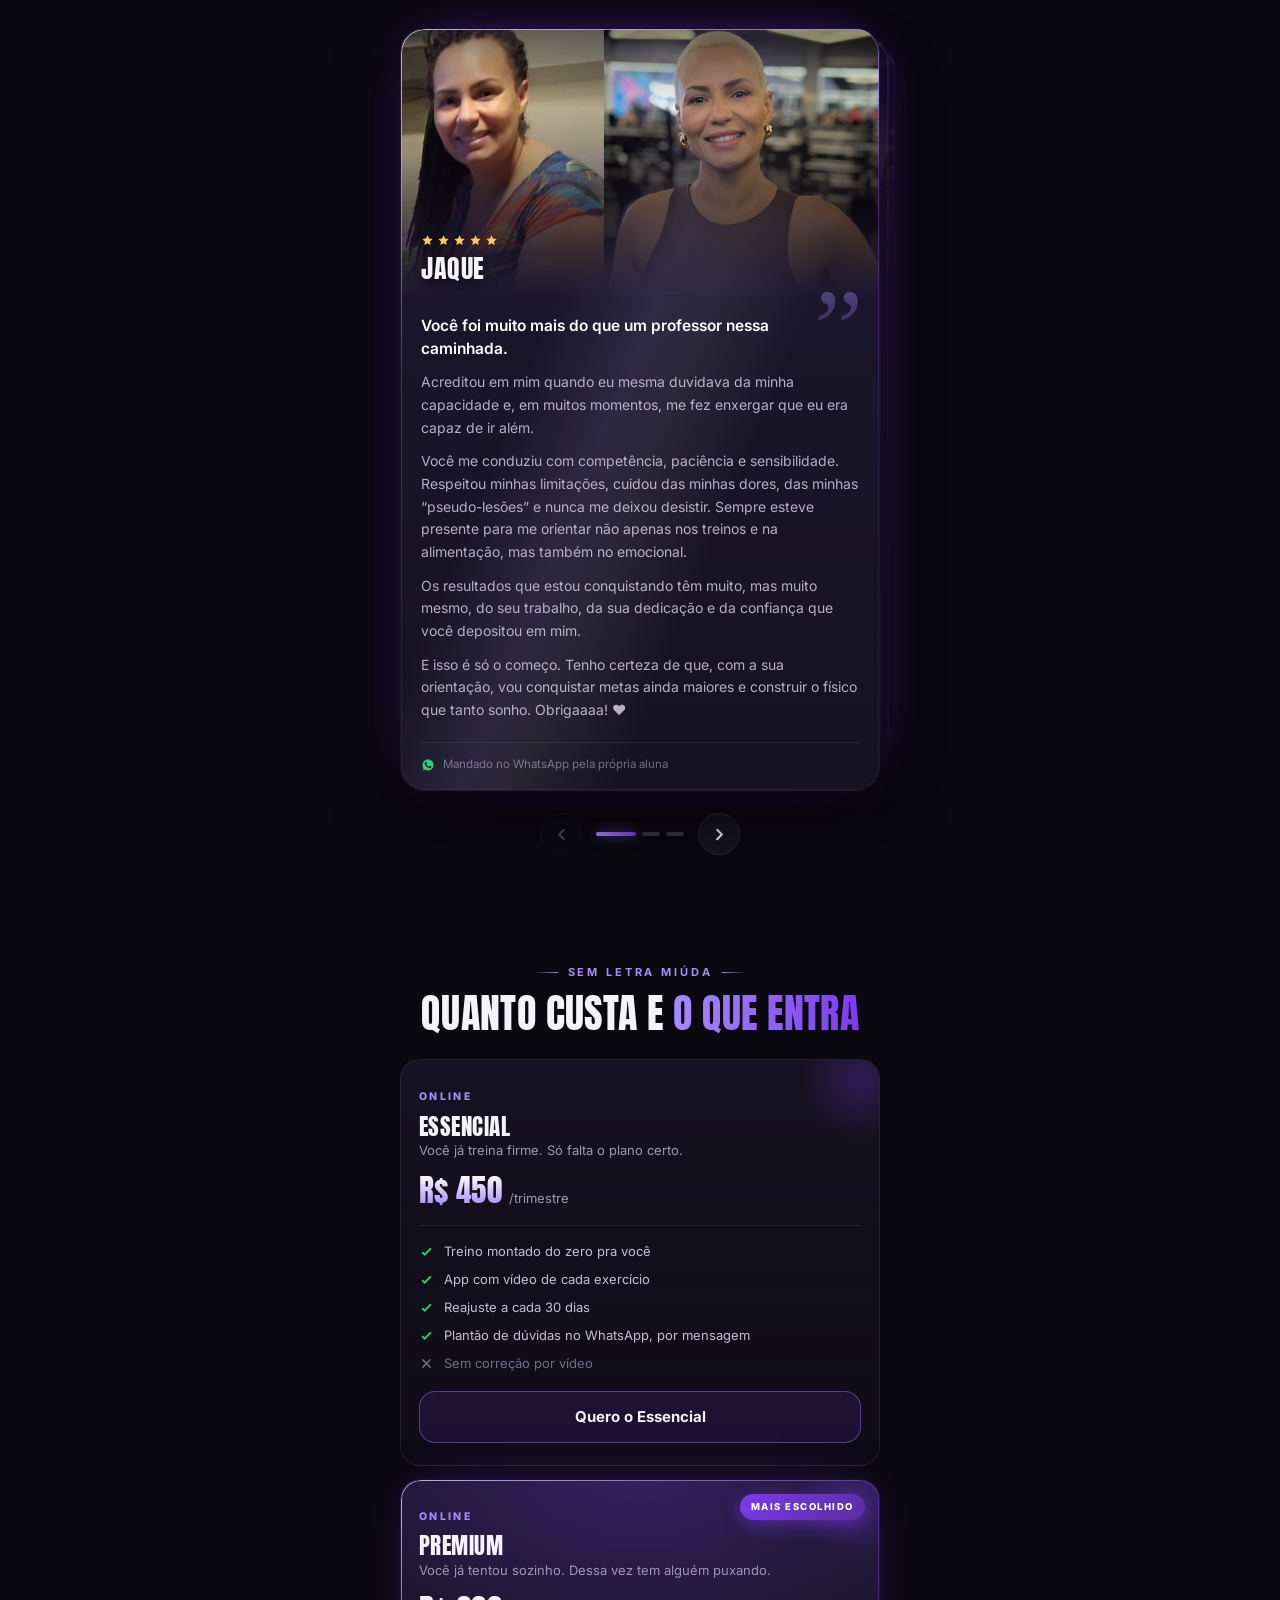
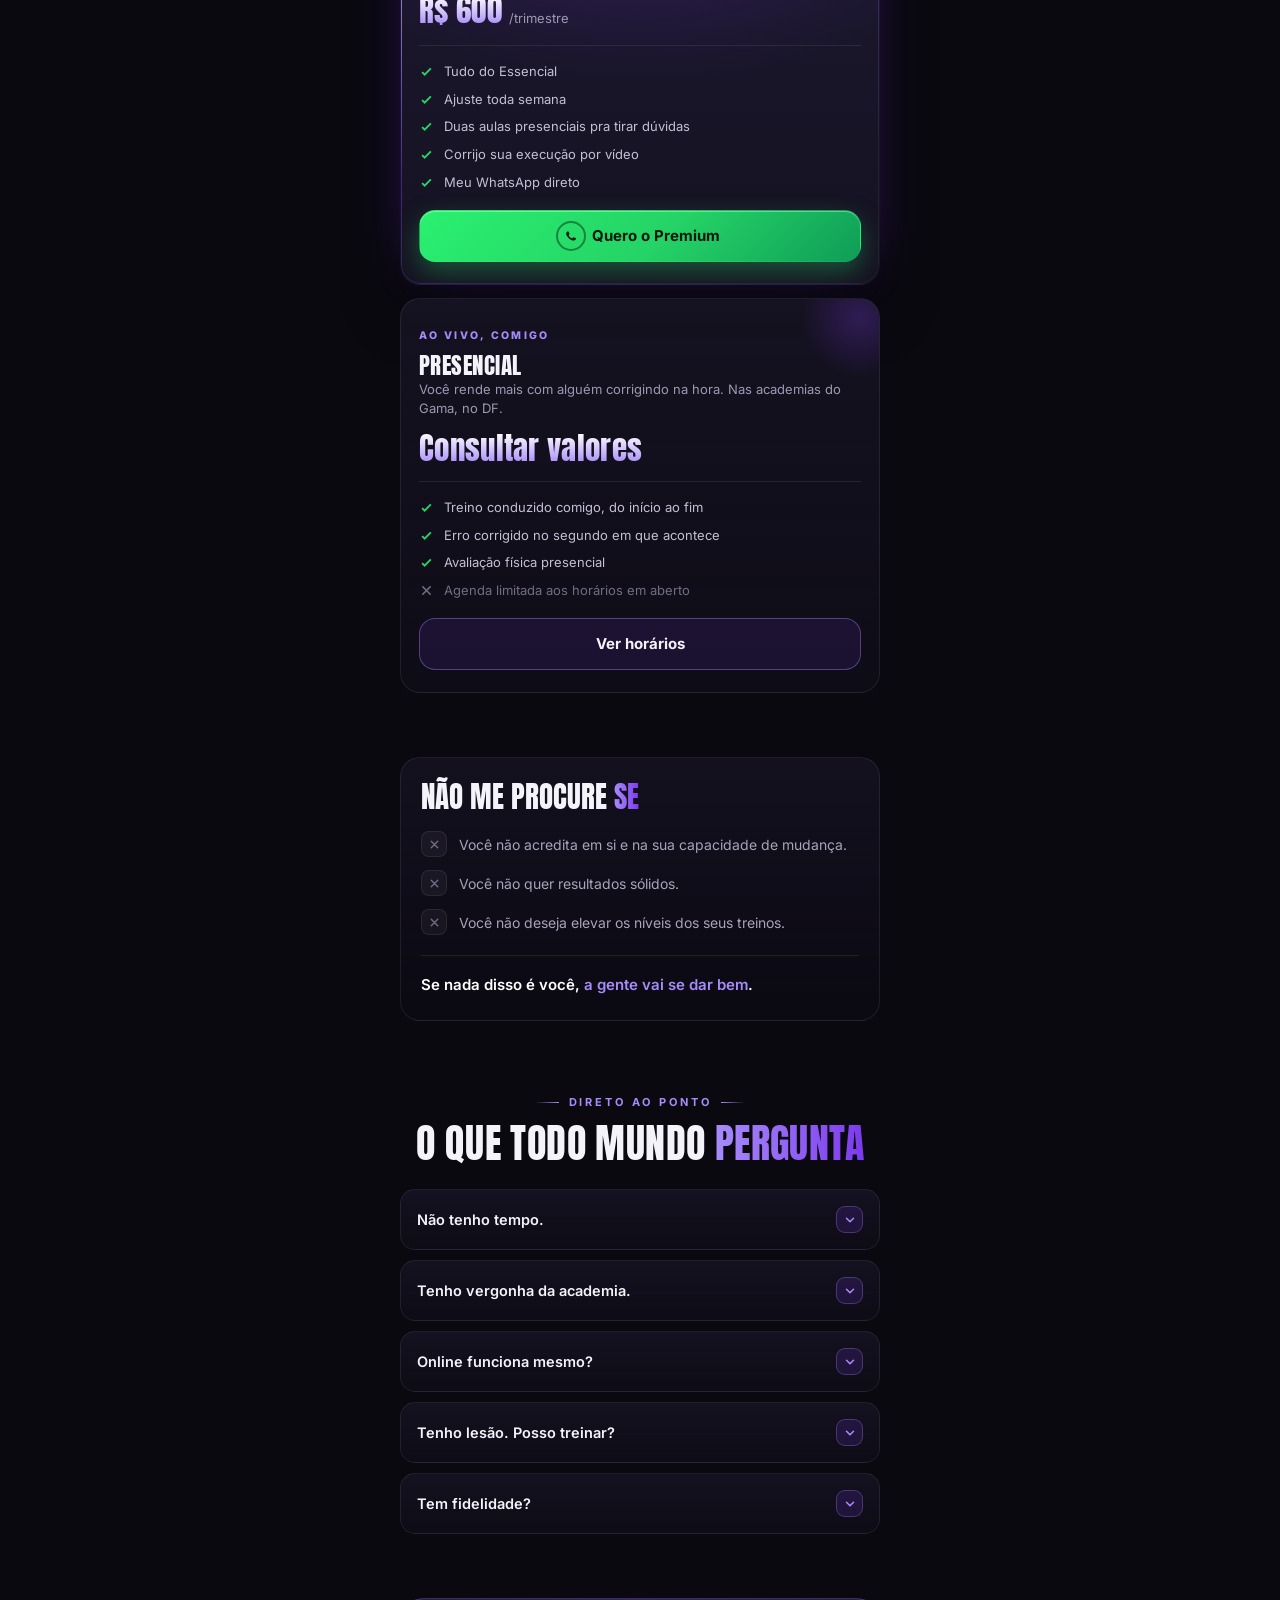
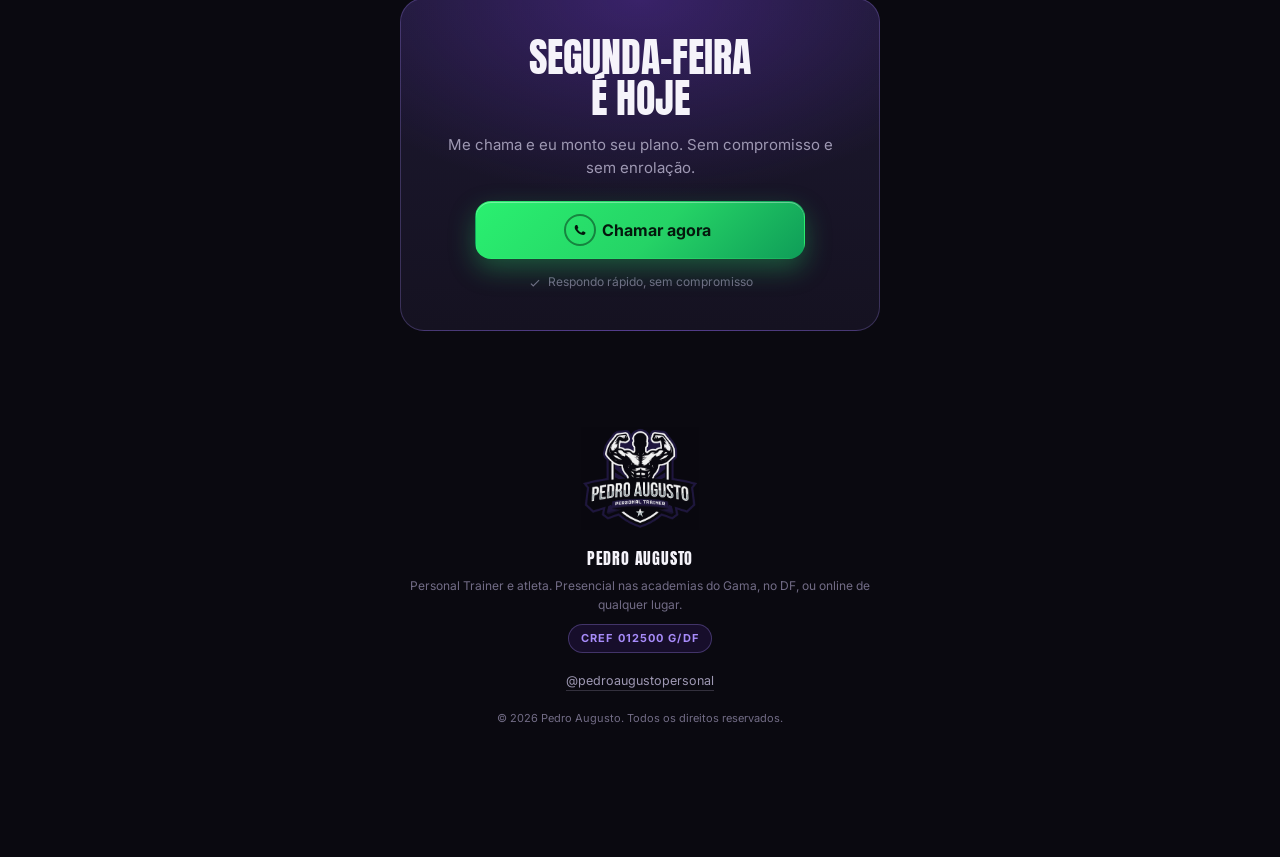
<file: site/index.html>
<!DOCTYPE html>
<html lang="pt-BR">
<head>
<meta charset="UTF-8">
<meta name="viewport" content="width=device-width, initial-scale=1.0">
<title>Pedro Augusto | Personal Trainer e Atleta</title>
<meta name="description" content="Personal Trainer e atleta de fisiculturismo, CREF 012500 G/DF. Hipertrofia, emagrecimento, estetica e reabilitacao. Presencial nas academias do Gama, no DF, ou online de qualquer lugar.">
<meta property="og:title" content="Pedro Augusto | Personal Trainer e Atleta">
<meta property="og:description" content="Treine com o especialista. Aqui seus objetivos serao alcancados mais rapido, de forma presencial, on-line ou hibrida.">
<meta property="og:type" content="website">
<meta property="og:url" content="https://pedroaugustopersonal.com.br/">
<meta property="og:site_name" content="Pedro Augusto Personal Trainer">
<meta property="og:locale" content="pt_BR">
<meta property="og:image" content="https://pedroaugustopersonal.com.br/img/premiado.jpg">
<meta property="og:image:alt" content="Pedro Augusto, personal trainer e atleta de fisiculturismo">
<meta name="twitter:card" content="summary_large_image">
<link rel="canonical" href="https://pedroaugustopersonal.com.br/">
<link rel="icon" href="img/icone.png">
<link rel="apple-touch-icon" href="img/icone.png">
<meta name="theme-color" content="#0A0910">
<link rel="preconnect" href="https://fonts.googleapis.com">
<link rel="preconnect" href="https://fonts.gstatic.com" crossorigin>
<link href="https://fonts.googleapis.com/css2?family=Anton&family=Inter:wght@400;500;600;700;800&display=swap" rel="stylesheet">
<link rel="stylesheet" href="css/styles.css?v=20260820b">
<!-- Ficha legivel por buscador: diz ao Google que isto e um profissional
     de verdade, com registro, e onde ele atende. Nao aparece na tela. -->
<script type="application/ld+json">
{
  "@context": "https://schema.org",
  "@type": "ProfessionalService",
  "name": "Pedro Augusto Personal Trainer",
  "url": "https://pedroaugustopersonal.com.br/",
  "image": "https://pedroaugustopersonal.com.br/img/premiado.jpg",
  "telephone": "+5561991826565",
  "priceRange": "$$",
  "areaServed": [
    {"@type":"City","name":"Gama","containedInPlace":{"@type":"AdministrativeArea","name":"Distrito Federal"}},
    {"@type":"AdministrativeArea","name":"Distrito Federal"}
  ],
  "address": {"@type":"PostalAddress","addressLocality":"Gama","addressRegion":"DF","addressCountry":"BR"},
  "sameAs": ["https://instagram.com/pedroaugustopersonal"],
  "founder": {
    "@type": "Person",
    "name": "Pedro Augusto",
    "jobTitle": "Personal Trainer",
    "hasCredential": {
      "@type": "EducationalOccupationalCredential",
      "credentialCategory": "Registro profissional",
      "recognizedBy": {"@type":"Organization","name":"CREF7/DF"},
      "identifier": "012500 G/DF"
    }
  }
}
</script>
</head>
<body>
<div class="bg-fx"></div>
<div class="bg-grain"></div>
<div class="progress" id="prog"></div>

<!-- Barra de retomada. Aparece em dois casos, e o js/script.js escreve o
     texto e o botao conforme o caso:
       terminou o diagnostico numa visita anterior -> atalho pro plano
       parou no meio -> volta de onde parou, sem refazer o que ja respondeu -->
<div class="resume" id="resume" hidden>
  <span class="rz-tx" id="rzTx"></span>
  <button class="rz-go" id="rzGo" type="button">Ver meu plano</button>
  <button class="rz-x" id="rzX" type="button" aria-label="Dispensar">
    <svg width="13" height="13" viewBox="0 0 24 24" fill="none" stroke="currentColor" stroke-width="2.6" stroke-linecap="round"><path d="M6 6l12 12M18 6L6 18"/></svg>
  </button>
</div>

<!-- ============ HERO ============ -->
<header class="hero">
  <div class="hero-media" id="heroMedia">
    <img class="hero-img" src="img/hero.jpg" alt="Pedro Augusto competindo no palco">
    <div class="hero-veil"></div>
  </div>
  <div class="hero-top"><img src="img/logo.png?v=2" alt="Pedro Augusto, Personal Trainer"></div>

  <div class="hero-content">
    <span class="eyebrow">Personal trainer e atleta competidor</span>
    <!-- O CREF sobe pra hero porque so no rodape quase ninguem chega:
         ele fica a 97% da rolagem, e confianca precisa vir antes. -->
    <span class="hero-cref">
      <svg width="12" height="12" viewBox="0 0 24 24" fill="none" stroke="currentColor" stroke-width="2.2" stroke-linecap="round" stroke-linejoin="round"><path d="M12 3l7.5 3v5.5c0 4.4-3.1 8.2-7.5 9.5-4.4-1.3-7.5-5.1-7.5-9.5V6z"/><path d="M9 12l2.2 2.2L15.5 10"/></svg>
      CREF 012500 G/DF
    </span>
    <h1 class="h-title">
      <span class="small">Especialista em</span>
      <span class="rot"><span class="rot-word" id="rotWord">hipertrofia</span></span>
    </h1>
    <p class="hero-sub">Treine com o especialista. Aqui seus objetivos serão alcançados mais rápido, de forma presencial, on-line ou híbrida.</p>

    <div class="cta-row">
      <a class="btn btn-brand" href="#diagnostico" id="heroCta">
        <span class="bt-tx">Montar meu plano</span>
        <svg class="ba-arrow" width="19" height="19" viewBox="0 0 24 24" fill="none" stroke="currentColor" stroke-width="2.4" stroke-linecap="round" stroke-linejoin="round"><path d="M9 6l6 6-6 6"/></svg>
      </a>
      <span class="cta-alt">40 segundos e não pede seus dados</span>
    </div>

    <div class="socials">
      <a class="soc ig-link" href="https://instagram.com/pedroaugustopersonal" aria-label="Instagram" target="_blank" rel="noopener">
        <svg width="21" height="21" viewBox="0 0 24 24" fill="none" stroke="currentColor" stroke-width="1.9"><rect x="2.5" y="2.5" width="19" height="19" rx="5.5"/><circle cx="12" cy="12" r="4.2"/><circle cx="17.4" cy="6.6" r="1.1" fill="currentColor" stroke="none"/></svg>
      </a>
      <a class="soc wa-link" href="https://wa.me/5561991826565?text=Oi%20Pedro%21%20Vim%20pela%20sua%20p%C3%A1gina%20e%20quero%20come%C3%A7ar." target="_blank" rel="noopener" aria-label="WhatsApp">
        <svg width="21" height="21" viewBox="0 0 24 24" fill="currentColor"><path d="M17.5 14.4c-.3-.15-1.7-.84-2-.94-.26-.1-.46-.15-.65.15-.2.29-.75.94-.92 1.13-.17.2-.34.22-.63.08-.3-.15-1.25-.46-2.38-1.47-.88-.78-1.47-1.75-1.64-2.05-.17-.29-.02-.45.13-.6.13-.13.29-.34.44-.51.14-.17.19-.29.29-.49.1-.2.05-.36-.02-.51-.08-.15-.65-1.57-.9-2.15-.24-.56-.48-.48-.65-.49h-.56c-.19 0-.51.07-.77.36-.26.29-1.01.99-1.01 2.41 0 1.42 1.04 2.79 1.18 2.98.15.2 2.03 3.1 4.92 4.35.69.3 1.22.47 1.64.6.69.22 1.31.19 1.81.11.55-.08 1.7-.69 1.94-1.36.24-.67.24-1.24.17-1.36-.07-.12-.26-.19-.56-.34z"/></svg>
      </a>
    </div>
    <div class="scroll-cue"><span class="dot"></span>role</div>
  </div>
</header>

<!-- ============ AUTORIDADE ============ -->
<section class="auth">
  <div class="wrap">
    <div class="auth-card reveal">
      <div class="auth-photo">
        <span class="auth-badge">Atleta de palco</span>
        <img src="img/premiado.jpg" alt="Pedro Augusto premiado em competição">
      </div>
      <div class="auth-body">
        <span class="eyebrow">Por que treinar comigo</span>
        <h2>Não é só teoria.<br>É <span class="grad">palco</span>.</h2>
        <p class="lead">Teoria e prática juntas: eu ensino, mas também faço. Sou apaixonado por esse esporte, e a minha experiência profissional atrelada à de atleta me dá o feeling pra te auxiliar melhor no seu processo.</p>
        <ul class="creds">
          <li><span class="ci"><svg width="16" height="16" viewBox="0 0 24 24" fill="none" stroke="currentColor" stroke-width="2"><circle cx="12" cy="9" r="5"/><path d="M9 13l-2 8 5-3 5 3-2-8"/></svg></span><span><b>Atleta de fisiculturismo</b> com várias conquistas.</span></li>
          <li><span class="ci"><svg width="16" height="16" viewBox="0 0 24 24" fill="none" stroke="currentColor" stroke-width="2"><path d="M22 10L12 5 2 10l10 5 10-5z"/><path d="M6 12v5c0 1 2.7 3 6 3s6-2 6-3v-5"/></svg></span><span><b>Pós-graduado</b> em Treinamento de Força para Grupos Especiais.</span></li>
          <li><span class="ci"><svg width="16" height="16" viewBox="0 0 24 24" fill="none" stroke="currentColor" stroke-width="2"><path d="M12 8v5l3 2"/><circle cx="12" cy="12" r="9"/></svg></span><span><b>Desde 2018</b> na área, com mais de 500 pessoas transformadas.</span></li>
          <li><span class="ci"><svg width="16" height="16" viewBox="0 0 24 24" fill="none" stroke="currentColor" stroke-width="3"><path d="M5 13l4 4L19 7"/></svg></span><span>Especialista em <b>hipertrofia, emagrecimento, estética e reabilitação</b>.</span></li>
          <li><span class="ci"><svg width="16" height="16" viewBox="0 0 24 24" fill="none" stroke="currentColor" stroke-width="2"><path d="M12 3l7.5 3v5.5c0 4.4-3.1 8.2-7.5 9.5-4.4-1.3-7.5-5.1-7.5-9.5V6z"/><path d="M9 12l2.2 2.2L15.5 10"/></svg></span><span>Registro profissional <b>CREF 012500 G/DF</b>.</span></li>
        </ul>
        <div class="stats">
          <div class="stat"><div class="num" data-count="500" data-suffix="+">0</div><div class="lab">transformações</div></div>
          <div class="stat"><div class="num" data-count="7" data-suffix="">0</div><div class="lab">anos de estrada</div></div>
          <div class="stat"><div class="num" data-count="100" data-suffix="%">0</div><div class="lab">plano seu</div></div>
        </div>
      </div>
    </div>
  </div>
</section>

<!-- ============ PRIMEIRA PERGUNTA, NA PROPRIA PAGINA ============
     De proposito a pergunta 1 acontece aqui, a vista, e nao atras de um
     botao "comecar". Quem toca numa silhueta ja respondeu: o diagnostico
     abre em tela cheia direto na pergunta 2, levando essa resposta junto.
     As outras tres perguntas estao no bloco class="qzfull", no fim deste
     arquivo. Os data-val tem que continuar batendo com os de la.      -->
<section id="diagnostico">
  <div class="wrap">
    <div class="qzcall reveal">
      <span class="eyebrow">Comece por aqui</span>
      <h2>Qual desses corpos<br>parece com o seu <span class="grad">hoje</span>?</h2>
      <div class="qf-corpos qc-corpos">
        <button class="qf-corpo qz-inicio" type="button" data-val="magro" data-label="magro"><span class="si" data-corpo="magro"></span><b>Magro</b></button>
        <button class="qf-corpo qz-inicio" type="button" data-val="medio" data-label="médio"><span class="si" data-corpo="medio"></span><b>Médio</b></button>
        <button class="qf-corpo qz-inicio" type="button" data-val="acima" data-label="acima do peso"><span class="si" data-corpo="acima"></span><b>Acima do peso</b></button>
      </div>
      <p class="qc-nota">Toque em um e eu monto seu diagnóstico. São mais três perguntas, 40 segundos no total, sem cadastro e sem e-mail.</p>
    </div>
  </div>
</section>

<!-- ============ TRANSFORMACOES ============
     ATENCAO: os data-meta abaixo estao com valores DE EXEMPLO. Troque
     pelos numeros reais de cada aluno antes de publicar, ou apague o
     atributo do card que voce nao souber os dados: sem data-meta o card
     aparece sem tarja, como era antes.
     Formato: data-meta="tempo|formato|frequencia"                  -->
<section class="proof" id="transformacoes">
  <div class="wrap">
    <div class="sec-head reveal">
      <span class="eyebrow">Prova, não promessa</span>
      <h2>Isso aqui é <span class="grad">gente real</span></h2>
    </div>
  </div>
  <div class="tvp reveal d1">
    <div class="tcar" id="tcar">
      <article class="tcard"><div class="ba"><span class="chip chip-b">Antes</span><span class="chip chip-a">Depois</span><img src="img/transformacao-1.jpg" alt="Transformação de aluno, antes e depois" loading="lazy"></div></article>
      <article class="tcard"><div class="ba"><span class="chip chip-b">Antes</span><span class="chip chip-a">Depois</span><img src="img/transformacao-3.jpg" alt="Transformação de aluna, antes e depois" loading="lazy"></div></article>
      <article class="tcard"><div class="ba"><span class="chip chip-b">Antes</span><span class="chip chip-a">Depois</span><img src="img/transformacao-4.jpg" alt="Transformação de aluno, antes e depois" loading="lazy"></div></article>
      <article class="tcard"><div class="ba"><span class="chip chip-b">Antes</span><span class="chip chip-a">Depois</span><img src="img/transformacao-5.jpg" alt="Transformação de aluna, antes e depois" loading="lazy"></div></article>
      <article class="tcard"><div class="ba"><span class="chip chip-b">Antes</span><span class="chip chip-a">Depois</span><img src="img/transformacao-6.jpg" alt="Transformação de aluna, antes e depois" loading="lazy"></div></article>
    </div>
  </div>
  <div class="wrap">
    <div class="tdots" id="tdots" aria-hidden="true"></div>
    <div class="swipe-hint">deslize<svg width="18" height="18" viewBox="0 0 24 24" fill="none" stroke="currentColor" stroke-width="2.2"><path d="M9 6l6 6-6 6"/></svg></div>
  </div>
</section>

<!-- ============ DEPOIMENTOS ============ -->
<section class="voices" id="depoimentos">
  <div class="wrap">
    <div class="sec-head reveal">
      <span class="eyebrow">Na palavra dos alunos</span>
      <h2>Depoimentos <span class="grad">reais</span></h2>
      <p>Sem roteiro e sem edição. O que chega pra mim de quem viveu o processo do começo ao fim.</p>
    </div>

    <!-- PARA ADICIONAR OUTRO DEPOIMENTO: copie o <article class="vcard"> inteiro
         (do <article> ate o </article>), cole logo abaixo dele e troque so 3 coisas:
         1) o src e o alt da foto   2) o nome dentro do <b>   3) os paragrafos do texto.
         O primeiro paragrafo (class="q-lead") e o que aparece maior e em branco.
         As setinhas e as barrinhas de baixo se ajustam sozinhas a quantidade
         de cards. Com um depoimento so, elas nem aparecem. -->
    <div class="vdeck reveal d1">
      <div class="vd-stage" id="vdStage">
      <article class="vcard">
       <div class="vc-in">
        <div class="vc-photo">
          <img src="img/jaque.jpg" alt="Jaque, aluna do Pedro Augusto, antes e depois do acompanhamento" loading="lazy">
          <div class="vc-id">
            <span class="stars" role="img" aria-label="5 de 5 estrelas">
              <svg width="13" height="13" viewBox="0 0 24 24" fill="currentColor"><path d="M12 2.4l2.9 5.9 6.5.95-4.7 4.58 1.11 6.47L12 17.25l-5.81 3.05 1.11-6.47-4.7-4.58 6.5-.95z"/></svg>
              <svg width="13" height="13" viewBox="0 0 24 24" fill="currentColor"><path d="M12 2.4l2.9 5.9 6.5.95-4.7 4.58 1.11 6.47L12 17.25l-5.81 3.05 1.11-6.47-4.7-4.58 6.5-.95z"/></svg>
              <svg width="13" height="13" viewBox="0 0 24 24" fill="currentColor"><path d="M12 2.4l2.9 5.9 6.5.95-4.7 4.58 1.11 6.47L12 17.25l-5.81 3.05 1.11-6.47-4.7-4.58 6.5-.95z"/></svg>
              <svg width="13" height="13" viewBox="0 0 24 24" fill="currentColor"><path d="M12 2.4l2.9 5.9 6.5.95-4.7 4.58 1.11 6.47L12 17.25l-5.81 3.05 1.11-6.47-4.7-4.58 6.5-.95z"/></svg>
              <svg width="13" height="13" viewBox="0 0 24 24" fill="currentColor"><path d="M12 2.4l2.9 5.9 6.5.95-4.7 4.58 1.11 6.47L12 17.25l-5.81 3.05 1.11-6.47-4.7-4.58 6.5-.95z"/></svg>
            </span>
            <b>Jaque</b>
          </div>
        </div>
        <blockquote class="vc-text">
          <span class="qm" aria-hidden="true">&rdquo;</span>
          <p class="q-lead">Você foi muito mais do que um professor nessa caminhada.</p>
          <p>Acreditou em mim quando eu mesma duvidava da minha capacidade e, em muitos momentos, me fez enxergar que eu era capaz de ir além.</p>
          <p>Você me conduziu com competência, paciência e sensibilidade. Respeitou minhas limitações, cuidou das minhas dores, das minhas &ldquo;pseudo-lesões&rdquo; e nunca me deixou desistir. Sempre esteve presente para me orientar não apenas nos treinos e na alimentação, mas também no emocional.</p>
          <p>Os resultados que estou conquistando têm muito, mas muito mesmo, do seu trabalho, da sua dedicação e da confiança que você depositou em mim.</p>
          <p>E isso é só o começo. Tenho certeza de que, com a sua orientação, vou conquistar metas ainda maiores e construir o físico que tanto sonho. Obrigaaaa! ❤️</p>
        </blockquote>
        <div class="vc-src">
          <svg width="14" height="14" viewBox="0 0 24 24" fill="currentColor"><path d="M17.5 14.4c-.3-.15-1.7-.84-2-.94-.26-.1-.46-.15-.65.15-.2.29-.75.94-.92 1.13-.17.2-.34.22-.63.08-.3-.15-1.25-.46-2.38-1.47-.88-.78-1.47-1.75-1.64-2.05-.17-.29-.02-.45.13-.6.13-.13.29-.34.44-.51.14-.17.19-.29.29-.49.1-.2.05-.36-.02-.51-.08-.15-.65-1.57-.9-2.15-.24-.56-.48-.48-.65-.49h-.56c-.19 0-.51.07-.77.36-.26.29-1.01.99-1.01 2.41 0 1.42 1.04 2.79 1.18 2.98.15.2 2.03 3.1 4.92 4.35.69.3 1.22.47 1.64.6.69.22 1.31.19 1.81.11.55-.08 1.7-.69 1.94-1.36.24-.67.24-1.24.17-1.36-.07-.12-.26-.19-.56-.34zM12.05 21.5h-.03a9.5 9.5 0 0 1-4.83-1.32l-.35-.2-3.6.94.96-3.5-.23-.36a9.44 9.44 0 0 1-1.45-5.03c0-5.23 4.27-9.49 9.52-9.49 2.54 0 4.93.99 6.72 2.78a9.42 9.42 0 0 1 2.78 6.72c0 5.23-4.27 9.48-9.52 9.48z"/></svg>
          Mandado no WhatsApp pela própria aluna
        </div>
        <span class="vc-sheen" aria-hidden="true"></span>
       </div>
      </article>

      <article class="vcard">
       <div class="vc-in">
        <div class="vc-photo">
          <img src="img/cliente-2.jpg" alt="Marcus, aluno do Pedro Augusto, na academia" loading="lazy">
          <div class="vc-id">
            <span class="stars" role="img" aria-label="5 de 5 estrelas">
            <svg width="13" height="13" viewBox="0 0 24 24" fill="currentColor"><path d="M12 2.4l2.9 5.9 6.5.95-4.7 4.58 1.11 6.47L12 17.25l-5.81 3.05 1.11-6.47-4.7-4.58 6.5-.95z"/></svg>
            <svg width="13" height="13" viewBox="0 0 24 24" fill="currentColor"><path d="M12 2.4l2.9 5.9 6.5.95-4.7 4.58 1.11 6.47L12 17.25l-5.81 3.05 1.11-6.47-4.7-4.58 6.5-.95z"/></svg>
            <svg width="13" height="13" viewBox="0 0 24 24" fill="currentColor"><path d="M12 2.4l2.9 5.9 6.5.95-4.7 4.58 1.11 6.47L12 17.25l-5.81 3.05 1.11-6.47-4.7-4.58 6.5-.95z"/></svg>
            <svg width="13" height="13" viewBox="0 0 24 24" fill="currentColor"><path d="M12 2.4l2.9 5.9 6.5.95-4.7 4.58 1.11 6.47L12 17.25l-5.81 3.05 1.11-6.47-4.7-4.58 6.5-.95z"/></svg>
            <svg width="13" height="13" viewBox="0 0 24 24" fill="currentColor"><path d="M12 2.4l2.9 5.9 6.5.95-4.7 4.58 1.11 6.47L12 17.25l-5.81 3.05 1.11-6.47-4.7-4.58 6.5-.95z"/></svg>
            </span>
            <b>Marcus</b>
          </div>
        </div>
        <blockquote class="vc-text">
          <span class="qm" aria-hidden="true">&rdquo;</span>
          <p class="q-lead">Mais do que um excelente personal, o Pedro Augusto se tornou um grande incentivador na minha jornada.</p>
          <p>Em muitos momentos em que pensei em desistir, foi o apoio, a dedicação e a confiança dele que me fizeram continuar. Hoje não vejo apenas mudanças no meu corpo, mas também na minha disposição, autoestima e qualidade de vida.</p>
          <p>Sou profundamente grato por todo o acompanhamento e cuidado. Recomendo o Pedro não apenas pelo conhecimento técnico, mas pelo ser humano extraordinário que ele é e pelo impacto positivo que faz na vida de quem treina com ele.</p>
        </blockquote>
        <div class="vc-src">
          <svg width="14" height="14" viewBox="0 0 24 24" fill="currentColor"><path d="M17.5 14.4c-.3-.15-1.7-.84-2-.94-.26-.1-.46-.15-.65.15-.2.29-.75.94-.92 1.13-.17.2-.34.22-.63.08-.3-.15-1.25-.46-2.38-1.47-.88-.78-1.47-1.75-1.64-2.05-.17-.29-.02-.45.13-.6.13-.13.29-.34.44-.51.14-.17.19-.29.29-.49.1-.2.05-.36-.02-.51-.08-.15-.65-1.57-.9-2.15-.24-.56-.48-.48-.65-.49h-.56c-.19 0-.51.07-.77.36-.26.29-1.01.99-1.01 2.41 0 1.42 1.04 2.79 1.18 2.98.15.2 2.03 3.1 4.92 4.35.69.3 1.22.47 1.64.6.69.22 1.31.19 1.81.11.55-.08 1.7-.69 1.94-1.36.24-.67.24-1.24.17-1.36-.07-.12-.26-.19-.56-.34zM12.05 21.5h-.03a9.5 9.5 0 0 1-4.83-1.32l-.35-.2-3.6.94.96-3.5-.23-.36a9.44 9.44 0 0 1-1.45-5.03c0-5.23 4.27-9.49 9.52-9.49 2.54 0 4.93.99 6.72 2.78a9.42 9.42 0 0 1 2.78 6.72c0 5.23-4.27 9.48-9.52 9.48z"/></svg>
          Mandado no WhatsApp pelo próprio aluno
        </div>
        <span class="vc-sheen" aria-hidden="true"></span>
       </div>
      </article>

      <article class="vcard">
       <div class="vc-in">
        <div class="vc-photo">
          <img src="img/bruce.jpg" alt="Bruce, aluno do Pedro Augusto, na academia" loading="lazy">
          <div class="vc-id">
            <span class="stars" role="img" aria-label="5 de 5 estrelas">
              <svg width="13" height="13" viewBox="0 0 24 24" fill="currentColor"><path d="M12 2.4l2.9 5.9 6.5.95-4.7 4.58 1.11 6.47L12 17.25l-5.81 3.05 1.11-6.47-4.7-4.58 6.5-.95z"/></svg>
              <svg width="13" height="13" viewBox="0 0 24 24" fill="currentColor"><path d="M12 2.4l2.9 5.9 6.5.95-4.7 4.58 1.11 6.47L12 17.25l-5.81 3.05 1.11-6.47-4.7-4.58 6.5-.95z"/></svg>
              <svg width="13" height="13" viewBox="0 0 24 24" fill="currentColor"><path d="M12 2.4l2.9 5.9 6.5.95-4.7 4.58 1.11 6.47L12 17.25l-5.81 3.05 1.11-6.47-4.7-4.58 6.5-.95z"/></svg>
              <svg width="13" height="13" viewBox="0 0 24 24" fill="currentColor"><path d="M12 2.4l2.9 5.9 6.5.95-4.7 4.58 1.11 6.47L12 17.25l-5.81 3.05 1.11-6.47-4.7-4.58 6.5-.95z"/></svg>
              <svg width="13" height="13" viewBox="0 0 24 24" fill="currentColor"><path d="M12 2.4l2.9 5.9 6.5.95-4.7 4.58 1.11 6.47L12 17.25l-5.81 3.05 1.11-6.47-4.7-4.58 6.5-.95z"/></svg>
            </span>
            <b>Bruce</b>
          </div>
        </div>
        <blockquote class="vc-text">
          <span class="qm" aria-hidden="true">&rdquo;</span>
          <p class="q-lead">Após realizar cirurgia ortopédica por ter sofrido acidente de moto, precisava fazer exercícios para recuperar a funcionalidade e a mobilidade.</p>
          <p>Retomar os treinos na academia era um grande desafio. Amigos próximos elogiaram o trabalho desenvolvido e me indicaram o Pedro como personal. Logo na avaliação, percebi o vasto conhecimento técnico e o cuidado na prescrição dos exercícios.</p>
          <p>As orientações e o acompanhamento individualizado prestados pelo Pedro foram fundamentais no processo de recuperação e fortalecimento muscular. O trabalho conduzido com progressividade foi determinante para a minha evolução nos treinos e para os resultados alcançados.</p>
          <p>Minha gratidão pelo profissionalismo, incentivo constante e compromisso durante toda essa trajetória.</p>
        </blockquote>
        <div class="vc-src">
          <svg width="14" height="14" viewBox="0 0 24 24" fill="currentColor"><path d="M17.5 14.4c-.3-.15-1.7-.84-2-.94-.26-.1-.46-.15-.65.15-.2.29-.75.94-.92 1.13-.17.2-.34.22-.63.08-.3-.15-1.25-.46-2.38-1.47-.88-.78-1.47-1.75-1.64-2.05-.17-.29-.02-.45.13-.6.13-.13.29-.34.44-.51.14-.17.19-.29.29-.49.1-.2.05-.36-.02-.51-.08-.15-.65-1.57-.9-2.15-.24-.56-.48-.48-.65-.49h-.56c-.19 0-.51.07-.77.36-.26.29-1.01.99-1.01 2.41 0 1.42 1.04 2.79 1.18 2.98.15.2 2.03 3.1 4.92 4.35.69.3 1.22.47 1.64.6.69.22 1.31.19 1.81.11.55-.08 1.7-.69 1.94-1.36.24-.67.24-1.24.17-1.36-.07-.12-.26-.19-.56-.34zM12.05 21.5h-.03a9.5 9.5 0 0 1-4.83-1.32l-.35-.2-3.6.94.96-3.5-.23-.36a9.44 9.44 0 0 1-1.45-5.03c0-5.23 4.27-9.49 9.52-9.49 2.54 0 4.93.99 6.72 2.78a9.42 9.42 0 0 1 2.78 6.72c0 5.23-4.27 9.48-9.52 9.48z"/></svg>
          Mandado no WhatsApp pelo próprio aluno
        </div>
        <span class="vc-sheen" aria-hidden="true"></span>
       </div>
      </article>
      </div>

      <div class="vd-ctrl" id="vdCtrl">
        <button class="vd-arrow" id="vdPrev" type="button" aria-label="Depoimento anterior">
          <svg width="19" height="19" viewBox="0 0 24 24" fill="none" stroke="currentColor" stroke-width="2.4" stroke-linecap="round" stroke-linejoin="round"><path d="M15 6l-6 6 6 6"/></svg>
        </button>
        <div class="vd-rail" id="vdRail"></div>
        <button class="vd-arrow" id="vdNext" type="button" aria-label="Próximo depoimento">
          <svg width="19" height="19" viewBox="0 0 24 24" fill="none" stroke="currentColor" stroke-width="2.4" stroke-linecap="round" stroke-linejoin="round"><path d="M9 6l6 6-6 6"/></svg>
        </button>
      </div>
    </div>
  </div>
</section>

<!-- ============ PLANOS ============
     ATENCAO, PRECOS DE EXEMPLO: os valores dentro de <b> nos blocos
     .price sao rascunho, NAO sao os precos do Pedro. Troque pelos
     valores reais antes de publicar. Para nao mostrar preco, troque o
     numero por "Sob consulta" e apague o <em> ao lado.

     O selo "Mais escolhido" e o padrao. Quem responde o diagnostico
     recebe no lugar dele um selo verde, calculado pelo js/script.js
     a partir das respostas.                                        -->
<section id="planos">
  <div class="wrap">
    <div class="sec-head reveal">
      <span class="eyebrow">Sem letra miúda</span>
      <h2>Quanto custa e <span class="grad">o que entra</span></h2>
    </div>

    <div class="plan-hint" id="planHint" hidden></div>

    <div class="plans">
      <div class="plan reveal" data-plano="essencial">
        <span class="plan-fmt">Online</span>
        <h3>Essencial</h3>
        <p class="who">Você já treina firme. Só falta o plano certo.</p>
        <div class="price"><b>R$ 450</b><em>/trimestre</em></div>
        <ul>
          <li><svg width="15" height="15" viewBox="0 0 24 24" fill="none" stroke="currentColor" stroke-width="3"><path d="M5 13l4 4L19 7"/></svg>Treino montado do zero pra você</li>
          <li><svg width="15" height="15" viewBox="0 0 24 24" fill="none" stroke="currentColor" stroke-width="3"><path d="M5 13l4 4L19 7"/></svg>App com vídeo de cada exercício</li>
          <li><svg width="15" height="15" viewBox="0 0 24 24" fill="none" stroke="currentColor" stroke-width="3"><path d="M5 13l4 4L19 7"/></svg>Reajuste a cada 30 dias</li>
          <li><svg width="15" height="15" viewBox="0 0 24 24" fill="none" stroke="currentColor" stroke-width="3"><path d="M5 13l4 4L19 7"/></svg>Plantão de dúvidas no WhatsApp, por mensagem</li>
          <li class="off"><svg width="15" height="15" viewBox="0 0 24 24" fill="none" stroke="currentColor" stroke-width="2.6" stroke-linecap="round"><path d="M6 6l12 12M18 6L6 18"/></svg>Sem correção por vídeo</li>
        </ul>
        <a class="btn btn-line wa-link" href="https://wa.me/5561991826565?text=Oi%20Pedro%21%20Quero%20o%20plano%20Essencial." target="_blank" rel="noopener">Quero o Essencial</a>
      </div>

      <div class="plan is-top reveal d1" data-plano="premium">
        <span class="plan-tag">Mais escolhido</span>
        <span class="plan-fmt">Online</span>
        <h3>Premium</h3>
        <p class="who">Você já tentou sozinho. Dessa vez tem alguém puxando.</p>
        <div class="price"><b>R$ 600</b><em>/trimestre</em></div>
        <ul>
          <li><svg width="15" height="15" viewBox="0 0 24 24" fill="none" stroke="currentColor" stroke-width="3"><path d="M5 13l4 4L19 7"/></svg>Tudo do Essencial</li>
          <li><svg width="15" height="15" viewBox="0 0 24 24" fill="none" stroke="currentColor" stroke-width="3"><path d="M5 13l4 4L19 7"/></svg>Ajuste toda semana</li>
          <li><svg width="15" height="15" viewBox="0 0 24 24" fill="none" stroke="currentColor" stroke-width="3"><path d="M5 13l4 4L19 7"/></svg>Duas aulas presenciais pra tirar dúvidas</li>
          <li><svg width="15" height="15" viewBox="0 0 24 24" fill="none" stroke="currentColor" stroke-width="3"><path d="M5 13l4 4L19 7"/></svg>Corrijo sua execução por vídeo</li>
          <li><svg width="15" height="15" viewBox="0 0 24 24" fill="none" stroke="currentColor" stroke-width="3"><path d="M5 13l4 4L19 7"/></svg>Meu WhatsApp direto</li>
        </ul>
        <a class="btn btn-wa wa-link" href="https://wa.me/5561991826565?text=Oi%20Pedro%21%20Quero%20o%20plano%20Premium." target="_blank" rel="noopener">
          <span class="pulse"><svg width="20" height="20" viewBox="0 0 24 24" fill="currentColor"><path d="M17.5 14.4c-.3-.15-1.7-.84-2-.94-.26-.1-.46-.15-.65.15-.2.29-.75.94-.92 1.13-.17.2-.34.22-.63.08-.3-.15-1.25-.46-2.38-1.47-.88-.78-1.47-1.75-1.64-2.05-.17-.29-.02-.45.13-.6.13-.13.29-.34.44-.51.14-.17.19-.29.29-.49.1-.2.05-.36-.02-.51-.08-.15-.65-1.57-.9-2.15-.24-.56-.48-.48-.65-.49h-.56c-.19 0-.51.07-.77.36-.26.29-1.01.99-1.01 2.41 0 1.42 1.04 2.79 1.18 2.98.15.2 2.03 3.1 4.92 4.35.69.3 1.22.47 1.64.6.69.22 1.31.19 1.81.11.55-.08 1.7-.69 1.94-1.36.24-.67.24-1.24.17-1.36-.07-.12-.26-.19-.56-.34z"/></svg></span>
          Quero o Premium
        </a>
      </div>

      <!-- Se o Pedro quiser citar a cidade ou a academia, o lugar e o
           <p class="who"> aqui embaixo. -->
      <div class="plan reveal d2" data-plano="presencial">
        <span class="plan-fmt">Ao vivo, comigo</span>
        <h3>Presencial</h3>
        <p class="who">Você rende mais com alguém corrigindo na hora. Nas academias do Gama, no DF.</p>
        <div class="price"><b>Consultar valores</b></div>
        <ul>
          <li><svg width="15" height="15" viewBox="0 0 24 24" fill="none" stroke="currentColor" stroke-width="3"><path d="M5 13l4 4L19 7"/></svg>Treino conduzido comigo, do início ao fim</li>
          <li><svg width="15" height="15" viewBox="0 0 24 24" fill="none" stroke="currentColor" stroke-width="3"><path d="M5 13l4 4L19 7"/></svg>Erro corrigido no segundo em que acontece</li>
          <li><svg width="15" height="15" viewBox="0 0 24 24" fill="none" stroke="currentColor" stroke-width="3"><path d="M5 13l4 4L19 7"/></svg>Avaliação física presencial</li>
          <li class="off"><svg width="15" height="15" viewBox="0 0 24 24" fill="none" stroke="currentColor" stroke-width="2.6" stroke-linecap="round"><path d="M6 6l12 12M18 6L6 18"/></svg>Agenda limitada aos horários em aberto</li>
        </ul>
        <a class="btn btn-line wa-link" href="https://wa.me/5561991826565?text=Oi%20Pedro%21%20Quero%20o%20presencial.%20Quais%20hor%C3%A1rios%20voc%C3%AA%20tem%3F" target="_blank" rel="noopener">Ver horários</a>
      </div>
    </div>

    <!-- GARANTIA FORA DO AR ATE O PEDRO CONFIRMAR.
         E uma promessa em nome dele que ele nunca fez, entao nao pode
         ficar publicada. Se ele topar, basta apagar as duas linhas de
         comentario (esta e a de baixo) que o bloco volta.
    <div class="guard reveal d2">
      <svg width="18" height="18" viewBox="0 0 24 24" fill="none" stroke="currentColor" stroke-width="1.9"><path d="M12 3l7.5 3v5.5c0 4.4-3.1 8.2-7.5 9.5-4.4-1.3-7.5-5.1-7.5-9.5V6z"/><path d="M9 12l2.2 2.2L15.5 10"/></svg>
      <span><b>Primeira semana de ajuste.</b> Se o treino não couber na sua rotina, eu refaço sem cobrar nada.</span>
    </div>
    -->
  </div>
</section>

<!-- ============ REGRAS DO JOGO ============ -->
<section style="padding-top:8px">
  <div class="wrap">
    <div class="rules reveal">
      <h3>Não me procure <span class="grad">se</span></h3>
      <ul>
        <li><span class="rx"><svg width="13" height="13" viewBox="0 0 24 24" fill="none" stroke="currentColor" stroke-width="2.6" stroke-linecap="round"><path d="M6 6l12 12M18 6L6 18"/></svg></span>Você não acredita em si e na sua capacidade de mudança.</li>
        <li><span class="rx"><svg width="13" height="13" viewBox="0 0 24 24" fill="none" stroke="currentColor" stroke-width="2.6" stroke-linecap="round"><path d="M6 6l12 12M18 6L6 18"/></svg></span>Você não quer resultados sólidos.</li>
        <li><span class="rx"><svg width="13" height="13" viewBox="0 0 24 24" fill="none" stroke="currentColor" stroke-width="2.6" stroke-linecap="round"><path d="M6 6l12 12M18 6L6 18"/></svg></span>Você não deseja elevar os níveis dos seus treinos.</li>
      </ul>
      <div class="turn">Se nada disso é você, <span>a gente vai se dar bem</span>.</div>
    </div>
  </div>
</section>

<!-- ============ DUVIDAS ============
     Para acrescentar uma pergunta, copie um bloco .faq-i inteiro, cole
     abaixo e troque o texto do <button> e do <p>. O script se ajusta
     sozinho, nao precisa numerar nada.                             -->
<section style="padding-top:8px" id="duvidas">
  <div class="wrap">
    <div class="sec-head reveal">
      <span class="eyebrow">Direto ao ponto</span>
      <h2>O que todo mundo <span class="grad">pergunta</span></h2>
    </div>
    <div class="faq reveal d1">
      <div class="faq-i">
        <button class="faq-q" type="button">Não tenho tempo.<span class="fx"><svg width="14" height="14" viewBox="0 0 24 24" fill="none" stroke="currentColor" stroke-width="2.6" stroke-linecap="round" stroke-linejoin="round"><path d="M6 9l6 6 6-6"/></svg></span></button>
        <div class="faq-a"><div><p>&ldquo;Não tenho muito, e agora?&rdquo; Adapto de acordo com a sua rotina semanal e de acordo com o seu objetivo. Pra tudo tem jeito!</p></div></div>
      </div>
      <div class="faq-i">
        <button class="faq-q" type="button">Tenho vergonha da academia.<span class="fx"><svg width="14" height="14" viewBox="0 0 24 24" fill="none" stroke="currentColor" stroke-width="2.6" stroke-linecap="round" stroke-linejoin="round"><path d="M6 9l6 6 6-6"/></svg></span></button>
        <div class="faq-a"><div><p>Vergonha vem de não saber o que está fazendo. Com o meu auxílio você estará muito bem orientado. Academia se tornou um ambiente tranquilo quanto a julgamentos, vai por mim: você será muito bem-vindo.</p></div></div>
      </div>
      <div class="faq-i">
        <button class="faq-q" type="button">Online funciona mesmo?<span class="fx"><svg width="14" height="14" viewBox="0 0 24 24" fill="none" stroke="currentColor" stroke-width="2.6" stroke-linecap="round" stroke-linejoin="round"><path d="M6 9l6 6 6-6"/></svg></span></button>
        <div class="faq-a"><div><p>Depende muito do seu perfil. Se já tiver um histórico bom com o treinamento e a disciplina, sim. Caso sua resposta seja negativa, eu te indico um acompanhamento mais de perto, presencial.</p></div></div>
      </div>
      <div class="faq-i">
        <button class="faq-q" type="button">Tenho lesão. Posso treinar?<span class="fx"><svg width="14" height="14" viewBox="0 0 24 24" fill="none" stroke="currentColor" stroke-width="2.6" stroke-linecap="round" stroke-linejoin="round"><path d="M6 9l6 6 6-6"/></svg></span></button>
        <div class="faq-a"><div><p>Com liberação médica, COM CERTEZA. Estou aqui para encurtar o processo da sua recuperação. Fortalecer e aumentar os músculos é primordial nesse momento pra você!</p></div></div>
      </div>
      <!-- A pergunta "Você monta a dieta?" saiu a pedido do Pedro, que quer
           colocar outra no lugar. O bloco removido esta no historico do git
           (commit anterior a este) se precisar da resposta antiga. -->
      <div class="faq-i">
        <button class="faq-q" type="button">Tem fidelidade?<span class="fx"><svg width="14" height="14" viewBox="0 0 24 24" fill="none" stroke="currentColor" stroke-width="2.6" stroke-linecap="round" stroke-linejoin="round"><path d="M6 9l6 6 6-6"/></svg></span></button>
        <div class="faq-a"><div><p>Para os planos de consultoria on-line, durante o período de vigência do plano. Já no presencial, pelo contrato prévio.</p></div></div>
      </div>
    </div>
  </div>
</section>

<!-- ============ FECHAMENTO ============
     A isca do guia some para quem acabou de responder o diagnostico
     (pessoa quente nao precisa de saida mais facil) e volta a aparecer
     numa visita seguinte. O guia precisa existir de verdade antes de
     publicar; se ainda nao existir, apague o bloco .fallback inteiro. -->
<section style="padding-top:8px" id="fechamento">
  <div class="wrap">
    <div class="final reveal">
      <h2>Segunda-feira<br>é hoje</h2>
      <p>Me chama e eu monto seu plano. Sem compromisso e sem enrolação.</p>
      <a class="btn btn-wa wa-link" id="finalCta" href="https://wa.me/5561991826565?text=Oi%20Pedro%21%20Cheguei%20at%C3%A9%20o%20final%20da%20p%C3%A1gina%20e%20quero%20come%C3%A7ar." target="_blank" rel="noopener">
        <span class="pulse"><svg width="22" height="22" viewBox="0 0 24 24" fill="currentColor"><path d="M17.5 14.4c-.3-.15-1.7-.84-2-.94-.26-.1-.46-.15-.65.15-.2.29-.75.94-.92 1.13-.17.2-.34.22-.63.08-.3-.15-1.25-.46-2.38-1.47-.88-.78-1.47-1.75-1.64-2.05-.17-.29-.02-.45.13-.6.13-.13.29-.34.44-.51.14-.17.19-.29.29-.49.1-.2.05-.36-.02-.51-.08-.15-.65-1.57-.9-2.15-.24-.56-.48-.48-.65-.49h-.56c-.19 0-.51.07-.77.36-.26.29-1.01.99-1.01 2.41 0 1.42 1.04 2.79 1.18 2.98.15.2 2.03 3.1 4.92 4.35.69.3 1.22.47 1.64.6.69.22 1.31.19 1.81.11.55-.08 1.7-.69 1.94-1.36.24-.67.24-1.24.17-1.36-.07-.12-.26-.19-.56-.34z"/></svg></span>
        Chamar agora
      </a>
      <div class="rea"><svg width="14" height="14" viewBox="0 0 24 24" fill="none" stroke="currentColor" stroke-width="2"><path d="M5 13l4 4L19 7"/></svg>Respondo rápido, sem compromisso</div>
    </div>

    <!-- GUIA DOS 5 ERROS FORA DO AR ATE O MATERIAL EXISTIR.
         Estava mandando a pessoa pedir no WhatsApp um guia que nao foi
         escrito: quem pedisse ficaria sem resposta, e logo no publico
         mais frio da pagina. Quando o Pedro tiver o material, apague as
         duas linhas de comentario que o bloco volta.
    <div class="fallback reveal d1" id="fallback">
      <span>Ainda não é a hora?</span>
      <a class="wa-link" href="https://wa.me/5561991826565?text=Oi%20Pedro%21%20Quero%20o%20guia%20dos%205%20erros." target="_blank" rel="noopener">
        Pega o guia dos 5 erros que travam o resultado
        <svg width="15" height="15" viewBox="0 0 24 24" fill="none" stroke="currentColor" stroke-width="2.4" stroke-linecap="round" stroke-linejoin="round"><path d="M9 6l6 6-6 6"/></svg>
      </a>
    </div>
    -->
  </div>
</section>

<!-- ============ FOOTER ============ -->
<footer>
  <div class="wrap">
    <img class="flogo" src="img/logo-footer.png?v=2" alt="Pedro Augusto">
    <div class="fname">Pedro Augusto</div>
    <div class="fsub">Personal Trainer e atleta. Presencial nas academias do Gama, no DF, ou online de qualquer lugar.</div>
    <div class="fcref">CREF 012500 G/DF</div>
    <div class="fsoc">
      <a class="ig-link" href="https://instagram.com/pedroaugustopersonal" target="_blank" rel="noopener">@pedroaugustopersonal</a>
    </div>
    <div class="cred">© <span id="yr"></span> Pedro Augusto. Todos os direitos reservados.</div>
  </div>
</footer>

<!-- ============ FAB ============ -->
<a class="fab wa-link" href="https://wa.me/5561991826565?text=Oi%20Pedro%21%20Estou%20na%20sua%20p%C3%A1gina%20e%20queria%20tirar%20uma%20d%C3%BAvida." target="_blank" rel="noopener" aria-label="Falar no WhatsApp">
  <svg width="26" height="26" viewBox="0 0 24 24" fill="currentColor"><path d="M17.5 14.4c-.3-.15-1.7-.84-2-.94-.26-.1-.46-.15-.65.15-.2.29-.75.94-.92 1.13-.17.2-.34.22-.63.08-.3-.15-1.25-.46-2.38-1.47-.88-.78-1.47-1.75-1.64-2.05-.17-.29-.02-.45.13-.6.13-.13.29-.34.44-.51.14-.17.19-.29.29-.49.1-.2.05-.36-.02-.51-.08-.15-.65-1.57-.9-2.15-.24-.56-.48-.48-.65-.49h-.56c-.19 0-.51.07-.77.36-.26.29-1.01.99-1.01 2.41 0 1.42 1.04 2.79 1.18 2.98.15.2 2.03 3.1 4.92 4.35.69.3 1.22.47 1.64.6.69.22 1.31.19 1.81.11.55-.08 1.7-.69 1.94-1.36.24-.67.24-1.24.17-1.36-.07-.12-.26-.19-.56-.34zM12.05 21.5h-.03a9.5 9.5 0 0 1-4.83-1.32l-.35-.2-3.6.94.96-3.5-.23-.36a9.44 9.44 0 0 1-1.45-5.03c0-5.23 4.27-9.49 9.52-9.49 2.54 0 4.93.99 6.72 2.78a9.42 9.42 0 0 1 2.78 6.72c0 5.23-4.27 9.48-9.52 9.48z"/></svg>
  <span class="txt">Chamar agora</span>
</a>

<!-- ============ DIAGNOSTICO EM TELA CHEIA ============
     Uma pergunta por tela, sem rolagem, no modelo dos funis de quiz.
     A unica porta de entrada e tocar numa silhueta da secao
     #diagnostico, la em cima: quem toca ja respondeu a pergunta 1.

     As perguntas 1 e 2 sao o coracao da coisa: a pessoa aponta o corpo
     que tem e o corpo que quer, e o intervalo entre os dois define o
     perfil dela. Por isso nao existe pergunta de "qual seu objetivo":
     o objetivo e deduzido, nao perguntado.

     As silhuetas sao desenhadas em SVG pelo js/script.js, entao nao
     dependem de nenhuma foto e funcionam em qualquer tela.        -->
<div class="qzfull" id="qzFull" hidden role="dialog" aria-modal="true" aria-label="Diagnóstico">
  <div class="qf-top">
    <button class="qf-ico" id="qfBack" type="button" aria-label="Pergunta anterior">
      <svg width="19" height="19" viewBox="0 0 24 24" fill="none" stroke="currentColor" stroke-width="2.4" stroke-linecap="round" stroke-linejoin="round"><path d="M15 6l-6 6 6 6"/></svg>
    </button>
    <div class="qf-rail" id="qfRail" aria-hidden="true"></div>
    <button class="qf-ico" id="qfClose" type="button" aria-label="Fechar diagnóstico">
      <svg width="17" height="17" viewBox="0 0 24 24" fill="none" stroke="currentColor" stroke-width="2.6" stroke-linecap="round"><path d="M6 6l12 12M18 6L6 18"/></svg>
    </button>
  </div>

  <div class="qf-body" id="qfBody">
    <div class="qf-pane is-on" data-key="hoje">
      <h2 class="qf-q">Qual desses corpos<br>parece com o seu <span class="grad">hoje</span>?</h2>
      <div class="qf-corpos">
        <button class="qf-corpo" type="button" data-val="magro" data-label="magro"><span class="si" data-corpo="magro"></span><b>Magro</b></button>
        <button class="qf-corpo" type="button" data-val="medio" data-label="médio"><span class="si" data-corpo="medio"></span><b>Médio</b></button>
        <button class="qf-corpo" type="button" data-val="acima" data-label="acima do peso"><span class="si" data-corpo="acima"></span><b>Acima do peso</b></button>
      </div>
      <p class="qf-nota">Sem julgamento e sem foto. Isso serve só pra calibrar o plano.</p>
    </div>

    <div class="qf-pane" data-key="meta">
      <h2 class="qf-q">E qual você <span class="grad">quer ter</span>?</h2>
      <div class="qf-corpos">
        <button class="qf-corpo" type="button" data-val="forma" data-label="em forma"><span class="si" data-corpo="forma"></span><b>Em forma</b></button>
        <button class="qf-corpo" type="button" data-val="musculoso" data-label="musculoso"><span class="si" data-corpo="musculoso"></span><b>Musculoso</b></button>
        <button class="qf-corpo" type="button" data-val="muito" data-label="bem musculoso"><span class="si" data-corpo="muito"></span><b>Bem musculoso</b></button>
      </div>
      <p class="qf-nota">Pode mirar alto. Eu digo no fim quanto tempo costuma levar.</p>
    </div>

    <div class="qf-pane" data-key="tentou">
      <h2 class="qf-q">O que você <span class="grad">já tentou</span>?</h2>
      <div class="qf-opts">
        <button class="qf-opt" type="button" data-val="nunca" data-label="nunca treinei de verdade"><span class="k">A</span>Nunca treinei de verdade</button>
        <button class="qf-opt" type="button" data-val="semplano" data-label="treino, mas sem plano nenhum"><span class="k">B</span>Treino, mas sem plano nenhum</button>
        <button class="qf-opt" type="button" data-val="travado" data-label="travei faz meses"><span class="k">C</span>Travei faz meses</button>
        <button class="qf-opt" type="button" data-val="lesao" data-label="voltando de lesão ou parada longa"><span class="k">D</span>Voltando de lesão ou parada</button>
      </div>
    </div>

    <!-- A pergunta e feita pela pagina, mas quem responde e o visitante.
         Por isso as opcoes falam na voz DELE e chamam o Pedro pelo nome:
         "comigo" aqui faria a pessoa dizer que quer ficar do lado dela
         mesma. Vale para qualquer opcao nova que voce acrescentar. -->
    <div class="qf-pane" data-key="onde">
      <h2 class="qf-q">E como você <span class="grad">quer treinar</span>?</h2>
      <div class="qf-opts">
        <button class="qf-opt" type="button" data-val="presencial" data-label="presencial, com o Pedro do meu lado"><span class="k">A</span>Presencial, com o Pedro do meu lado</button>
        <button class="qf-opt" type="button" data-val="online" data-label="online, no meu ritmo"><span class="k">B</span>Online, no meu ritmo</button>
      </div>
    </div>

    <!-- resultado -->
    <div class="qf-pane qf-res" id="qfRes" aria-live="polite">
      <div class="gap" id="qfGap">
        <div class="gap-l"><span class="si" id="qfSiA"></span><b>hoje</b></div>
        <div class="gap-m">
          <span class="gap-chip" id="qfSalto"></span>
          <svg width="26" height="26" viewBox="0 0 24 24" fill="none" stroke="currentColor" stroke-width="2.2" stroke-linecap="round" stroke-linejoin="round"><path d="M5 12h13M13 6l6 6-6 6"/></svg>
          <span class="gap-prazo" id="qfPrazo"></span>
        </div>
        <div class="gap-r"><span class="si" id="qfSiB"></span><b>sua meta</b></div>
      </div>

      <p class="qf-vered" id="qfVered"></p>

      <div class="qf-sub">Como costuma ser o caminho</div>
      <ol class="tl" id="qfTl"></ol>
      <p class="tl-note">É o que costuma acontecer com quem chega no seu ponto, não uma promessa. Depende de quanto você aparece.</p>

      <div class="qf-cost" id="qfCost"></div>

      <a class="btn btn-wa wa-link qf-cta" id="qfCta" href="https://wa.me/5561991826565" target="_blank" rel="noopener">
        <span class="pulse"><svg width="21" height="21" viewBox="0 0 24 24" fill="currentColor"><path d="M17.5 14.4c-.3-.15-1.7-.84-2-.94-.26-.1-.46-.15-.65.15-.2.29-.75.94-.92 1.13-.17.2-.34.22-.63.08-.3-.15-1.25-.46-2.38-1.47-.88-.78-1.47-1.75-1.64-2.05-.17-.29-.02-.45.13-.6.13-.13.29-.34.44-.51.14-.17.19-.29.29-.49.1-.2.05-.36-.02-.51-.08-.15-.65-1.57-.9-2.15-.24-.56-.48-.48-.65-.49h-.56c-.19 0-.51.07-.77.36-.26.29-1.01.99-1.01 2.41 0 1.42 1.04 2.79 1.18 2.98.15.2 2.03 3.1 4.92 4.35.69.3 1.22.47 1.64.6.69.22 1.31.19 1.81.11.55-.08 1.7-.69 1.94-1.36.24-.67.24-1.24.17-1.36-.07-.12-.26-.19-.56-.34z"/></svg></span>
        Mandar isso pro Pedro
      </a>
      <button class="qf-alt" id="qfVerPlano" type="button">ver meu plano recomendado</button>
    </div>
  </div>

  <div class="qf-foot">
    <span class="qf-priv">Fica só no seu celular. Nada é enviado.</span>
  </div>
</div>

<script src="js/script.js?v=20260820b"></script>
</body>
</html>
</file>
<file: css/styles.css>
:root{
  --void:#0A0910; --void-2:#0E0C16; --panel:#151221; --panel-2:#1C1830;
  --line:rgba(255,255,255,.08);
  --brand:#5B2D9E; --violet:#7C3AED; --glow:#A78BFA;
  --wa:#25D366; --wa-2:#0f9d58;
  --white:#F5F3FA; --muted:#9E98B3; --muted-2:#726C86;
  --maxw:520px;
}
*{margin:0;padding:0;box-sizing:border-box}
html{scroll-behavior:smooth;-webkit-text-size-adjust:100%}
body{font-family:'Inter',system-ui,-apple-system,sans-serif;background:var(--void);color:var(--white);
  line-height:1.55;overflow-x:hidden;position:relative;-webkit-font-smoothing:antialiased}
.bg-fx{position:fixed;inset:0;z-index:-2;pointer-events:none;
  background:radial-gradient(55% 40% at 50% 8%,rgba(124,58,237,.18),transparent 70%),
   radial-gradient(50% 34% at 88% 62%,rgba(124,58,237,.12),transparent 70%),
   linear-gradient(180deg,var(--void),var(--void-2))}
.bg-grain{position:fixed;inset:0;z-index:-1;pointer-events:none;opacity:.045;
  background-image:url("data:image/svg+xml,%3Csvg xmlns='http://www.w3.org/2000/svg' width='120' height='120'%3E%3Cfilter id='n'%3E%3CfeTurbulence type='fractalNoise' baseFrequency='.9' numOctaves='2'/%3E%3C/filter%3E%3Crect width='100%25' height='100%25' filter='url(%23n)'/%3E%3C/svg%3E")}
.wrap{max-width:var(--maxw);margin:0 auto;padding:0 20px;position:relative}
:focus-visible{outline:2px solid var(--glow);outline-offset:3px;border-radius:12px}

/* progress bar */
.progress{position:fixed;top:0;left:0;height:3px;width:0;z-index:70;
  background:linear-gradient(90deg,var(--violet),var(--glow));box-shadow:0 0 12px rgba(167,139,250,.7);transition:width .1s linear}

.eyebrow{font-size:11px;font-weight:700;letter-spacing:.26em;text-transform:uppercase;color:var(--glow);
  display:inline-flex;align-items:center;gap:10px}
.eyebrow::before,.eyebrow::after{content:"";height:1px;width:24px;background:linear-gradient(90deg,transparent,var(--glow))}
.eyebrow::after{background:linear-gradient(90deg,var(--glow),transparent)}
.grad{background:linear-gradient(90deg,var(--glow),var(--violet));-webkit-background-clip:text;background-clip:text;color:transparent}

/* ---------- HERO ---------- */
.hero{position:relative;min-height:100svh;display:flex;flex-direction:column;justify-content:flex-end;
  overflow:hidden;padding:0 0 30px}
.hero-media{position:absolute;inset:0;z-index:0;will-change:transform}
.hero-img{width:100%;height:100%;object-fit:cover;object-position:46% 22%;
  animation:kenburns 20s ease-in-out infinite alternate;will-change:transform}
.hero-veil{position:absolute;inset:0;
  background:linear-gradient(180deg,rgba(10,9,16,.72) 0%,rgba(10,9,16,.2) 32%,rgba(10,9,16,.55) 68%,rgba(10,9,16,.97) 100%),
   radial-gradient(70% 50% at 50% 108%,rgba(124,58,237,.35),transparent 70%)}
.hero-top{position:absolute;top:0;left:0;right:0;z-index:2;display:flex;justify-content:center;padding:24px 20px;
  opacity:0;animation:rise .8s ease .15s forwards}
.hero-top img{width:120px;height:auto;filter:drop-shadow(0 6px 18px rgba(0,0,0,.6))}
.hero-content{position:relative;z-index:2;text-align:center;padding:0 20px}
.hero-content .eyebrow{opacity:0;animation:rise .7s ease .35s forwards}
/* selo do registro profissional, logo abaixo do chapeu da hero */
.hero-cref{display:inline-flex;align-items:center;gap:6px;margin-top:11px;padding:5px 12px;
  border-radius:999px;font-size:10.5px;font-weight:700;letter-spacing:.13em;color:#EDE9FE;
  background:rgba(124,58,237,.18);border:1px solid rgba(167,139,250,.38);backdrop-filter:blur(6px);
  text-shadow:0 1px 6px rgba(0,0,0,.5);opacity:0;animation:rise .7s ease .44s forwards}
.hero-cref svg{color:var(--glow);flex:0 0 auto}
.h-title{font-family:'Anton',sans-serif;font-weight:400;text-transform:uppercase;line-height:.94;margin-top:14px}
.h-title .small{display:block;font-size:clamp(15px,4.4vw,20px);letter-spacing:.04em;color:var(--white);
  opacity:0;animation:rise .7s ease .5s forwards}
/* a palavra troca sozinha (hipertrofia, emagrecimento, estetica...).
   Quem faz a troca e o js/script.js; o min-height evita a linha pular. */
.rot{display:flex;align-items:center;justify-content:center;min-height:1.36em;margin-top:2px;padding:0 2px;
  opacity:0;animation:rise .7s ease .62s forwards}
.rot-word{display:inline-block;font-size:clamp(34px,12vw,68px);line-height:1.2;white-space:nowrap;
  background:linear-gradient(180deg,#fff,var(--glow));-webkit-background-clip:text;background-clip:text;color:transparent;
  transition:opacity .28s ease,transform .28s ease}
.hero-sub{color:#D9D5E6;font-size:clamp(14.5px,3.9vw,16.5px);max-width:26em;margin:16px auto 0;
  text-shadow:0 2px 12px rgba(0,0,0,.6);opacity:0;animation:rise .7s ease .74s forwards}
.cta-row{display:flex;flex-direction:column;align-items:center;gap:10px;width:100%;max-width:340px;margin:26px auto 0;
  opacity:0;animation:rise .7s ease .86s forwards}
.cta-row .btn{width:100%}
.cta-alt{font-size:11.5px;color:#A9A3BC;letter-spacing:.02em}
.socials{display:flex;gap:13px;justify-content:center;margin-top:20px;opacity:0;animation:rise .7s ease .98s forwards}

/* buttons */
.btn{--h:58px;position:relative;display:flex;align-items:center;justify-content:center;gap:11px;height:var(--h);
  border-radius:16px;font-family:inherit;font-weight:700;font-size:16px;text-decoration:none;color:#fff;border:1px solid transparent;
  cursor:pointer;transition:transform .18s ease,box-shadow .25s ease,background .2s;will-change:transform;overflow:hidden}
.btn-wa{background:linear-gradient(135deg,#2af070,var(--wa) 55%,var(--wa-2));color:#04180d;
  box-shadow:0 10px 26px rgba(37,211,102,.34),inset 0 1px 0 rgba(255,255,255,.35)}
.btn-wa:hover{transform:translateY(-2px);box-shadow:0 16px 34px rgba(37,211,102,.45)}
.btn-wa:active{transform:translateY(0) scale(.99)}
.btn-wa::after{content:"";position:absolute;top:0;left:-70%;width:45%;height:100%;
  background:linear-gradient(120deg,transparent,rgba(255,255,255,.55),transparent);transform:skewX(-20deg);
  animation:shine 3.6s ease-in-out infinite}
/* violeta e acao dentro do site, verde e WhatsApp. Nunca misture os dois:
   e essa separacao que faz a pessoa saber o que acontece ao tocar. */
.btn-brand{background:linear-gradient(135deg,var(--violet),var(--brand) 70%);color:#fff;
  box-shadow:0 10px 28px rgba(124,58,237,.42),inset 0 1px 0 rgba(255,255,255,.22)}
.btn-brand:hover{transform:translateY(-2px);box-shadow:0 16px 36px rgba(124,58,237,.55)}
.btn-brand:active{transform:translateY(0) scale(.99)}
.btn-brand .ba-arrow{transition:transform .25s cubic-bezier(.22,1,.28,1)}
.btn-brand:hover .ba-arrow{transform:translateX(4px)}

/* ---------- BARRA DE RETOMADA ----------
   So aparece para quem ja respondeu o diagnostico numa visita anterior.
   O script tira o atributo hidden e adiciona a classe .on.          */
.resume{position:fixed;top:0;left:0;right:0;z-index:60;display:flex;align-items:center;gap:10px;
  padding:10px 14px;transform:translateY(-100%);transition:transform .5s cubic-bezier(.22,1,.28,1);
  background:rgba(14,12,22,.82);backdrop-filter:blur(14px);border-bottom:1px solid rgba(167,139,250,.22)}
/* display:flex vence o [hidden] do navegador, entao a regra tem que ser
   explicita, senao a barra apareceria para todo mundo */
.resume[hidden]{display:none}
.resume.on{transform:translateY(0)}
.rz-tx{flex:1;font-size:12.5px;color:var(--muted);line-height:1.3;
  overflow:hidden;text-overflow:ellipsis;white-space:nowrap}
.rz-tx b{color:#fff;font-weight:600}
.rz-go{flex:0 0 auto;padding:8px 14px;border-radius:999px;border:none;cursor:pointer;
  font:inherit;font-size:12.5px;font-weight:700;color:#fff;
  background:linear-gradient(135deg,var(--violet),var(--brand));transition:transform .2s,box-shadow .2s}
.rz-go:hover{transform:translateY(-1px);box-shadow:0 6px 16px rgba(124,58,237,.5)}
.rz-x{flex:0 0 auto;width:28px;height:28px;display:grid;place-items:center;border-radius:8px;cursor:pointer;
  color:var(--muted-2);background:none;border:1px solid var(--line);transition:.2s}
.rz-x:hover{color:#fff;border-color:rgba(167,139,250,.5)}
.btn .pulse{position:relative;display:inline-flex;align-items:center;justify-content:center}
.btn .pulse::before{content:"";position:absolute;inset:-5px;border-radius:50%;
  border:2px solid rgba(4,24,13,.45);animation:ping 1.8s ease-out infinite}
.soc{width:46px;height:46px;display:grid;place-items:center;border-radius:12px;color:var(--white);
  background:rgba(255,255,255,.07);border:1px solid var(--line);transition:.2s;text-decoration:none;backdrop-filter:blur(6px)}
.soc:hover{transform:translateY(-3px);color:#fff;border-color:rgba(167,139,250,.55);background:rgba(124,58,237,.2)}

.scroll-cue{position:relative;z-index:2;margin:22px auto 0;color:#B9B4C9;font-size:10.5px;letter-spacing:.22em;
  text-transform:uppercase;display:flex;flex-direction:column;align-items:center;gap:6px;
  opacity:0;animation:rise .7s ease 1.1s forwards}
.scroll-cue .dot{width:22px;height:34px;border:1.5px solid #8f8aa3;border-radius:12px;position:relative}
.scroll-cue .dot::after{content:"";position:absolute;top:6px;left:50%;transform:translateX(-50%);width:3px;height:6px;
  border-radius:2px;background:var(--glow);animation:scrolly 1.6s ease-in-out infinite}

/* ---------- sections ---------- */
section{padding:56px 0}
.sec-head{text-align:center;margin-bottom:26px}
.sec-head h2{font-family:'Anton',sans-serif;font-weight:400;text-transform:uppercase;letter-spacing:.01em;
  font-size:clamp(28px,8.5vw,40px);line-height:1;margin-top:12px}
.sec-head p{color:var(--muted);font-size:15px;margin-top:12px;max-width:30em;margin-left:auto;margin-right:auto}

/* ---------- AUTHORITY ---------- */
.auth{position:relative}
.auth-card{position:relative;border-radius:22px;overflow:hidden;background:linear-gradient(180deg,var(--panel-2),var(--panel));
  border:1px solid rgba(167,139,250,.28);box-shadow:0 20px 50px rgba(0,0,0,.5)}
.auth-photo{position:relative}
.auth-photo img{width:100%;height:300px;object-fit:cover;object-position:50% 0%;display:block}
.auth-photo::after{content:"";position:absolute;inset:0;background:linear-gradient(180deg,transparent 40%,var(--panel) 99%)}
.auth-badge{position:absolute;top:14px;right:14px;z-index:2;display:inline-flex;align-items:center;gap:6px;
  font-size:10px;font-weight:800;letter-spacing:.1em;text-transform:uppercase;color:#fff;
  background:rgba(10,9,16,.55);border:1px solid rgba(167,139,250,.5);backdrop-filter:blur(4px);padding:6px 11px;border-radius:999px}
.auth-body{padding:6px 20px 24px;margin-top:-40px;position:relative;z-index:2}
.auth-body h2{font-family:'Anton',sans-serif;font-weight:400;text-transform:uppercase;font-size:clamp(26px,7.5vw,34px);line-height:1.02}
.auth-body .lead{color:var(--muted);font-size:14.5px;margin-top:10px}
.creds{list-style:none;margin-top:18px;display:flex;flex-direction:column;gap:12px}
.creds li{display:flex;gap:12px;align-items:flex-start;font-size:14px;color:#C9C4D8;line-height:1.4}
.creds li b{color:#fff;font-weight:600}
.creds .ci{flex:0 0 auto;width:30px;height:30px;border-radius:9px;display:grid;place-items:center;color:#fff;
  background:linear-gradient(135deg,var(--brand),var(--violet));box-shadow:0 4px 12px rgba(124,58,237,.4)}
.stats{display:grid;grid-template-columns:repeat(3,1fr);gap:10px;margin-top:18px}
.stat{background:rgba(255,255,255,.03);border:1px solid var(--line);border-radius:14px;padding:16px 6px;text-align:center}
.stat .num{font-family:'Anton',sans-serif;font-size:clamp(24px,7.5vw,32px);line-height:1;
  background:linear-gradient(180deg,#fff,var(--glow));-webkit-background-clip:text;background-clip:text;color:transparent}
.stat .lab{font-size:10.5px;color:var(--muted);margin-top:6px;line-height:1.25}

/* ---------- TRANSFORMATIONS ---------- */
.proof{padding-top:10px}
.tvp{position:relative;width:100vw;left:50%;margin-left:-50vw;overflow:hidden}
.tcar{display:flex;gap:16px;overflow-x:auto;scroll-snap-type:x mandatory;
  padding:8px max(20px,calc(50vw - 200px)) 4px;-webkit-overflow-scrolling:touch;scrollbar-width:none}
.tcar::-webkit-scrollbar{display:none}
.tcard{flex:0 0 auto;width:min(84vw,400px);scroll-snap-align:center}
.ba{position:relative;aspect-ratio:880/842;border-radius:20px;overflow:hidden;
  border:1px solid rgba(167,139,250,.28);background:#000;box-shadow:0 18px 44px rgba(0,0,0,.55)}
.ba img{width:100%;height:100%;object-fit:cover;display:block}
.ba::before{content:"";position:absolute;left:0;right:0;top:0;height:78px;pointer-events:none;z-index:1;
  background:linear-gradient(180deg,rgba(6,5,12,.78),transparent)}
.chip{position:absolute;top:13px;font-size:10px;font-weight:800;letter-spacing:.18em;text-transform:uppercase;
  padding:6px 12px;border-radius:999px;color:#fff;z-index:2}
.chip-b{left:13px;background:rgba(10,9,16,.5);border:1px solid rgba(255,255,255,.2);backdrop-filter:blur(4px)}
.chip-a{right:13px;background:linear-gradient(135deg,var(--violet),var(--brand));
  border:1px solid rgba(167,139,250,.7);box-shadow:0 4px 14px rgba(124,58,237,.5)}
/* tarja de contexto do antes e depois: foto sem dado nao prova nada.
   O texto sai do atributo data-meta de cada .tcard (veja o index.html).
   Card sem data-meta simplesmente nao ganha tarja.                   */
.tmeta{position:absolute;left:0;right:0;bottom:0;z-index:2;display:flex;flex-wrap:wrap;gap:7px;
  padding:34px 13px 13px;pointer-events:none;
  background:linear-gradient(180deg,transparent,rgba(6,5,12,.82) 58%)}
.tmeta span{display:inline-flex;align-items:center;gap:6px;padding:5px 10px;border-radius:8px;
  font-size:10.5px;font-weight:700;letter-spacing:.05em;color:#E4E0F0;
  background:rgba(10,9,16,.5);border:1px solid rgba(255,255,255,.14);backdrop-filter:blur(5px)}
.tmeta span:first-child{color:#fff;background:rgba(124,58,237,.32);border-color:rgba(167,139,250,.5)}

.tdots{display:flex;gap:7px;justify-content:center;margin-top:18px}
.tdots button{width:7px;height:7px;border-radius:50%;border:none;padding:0;cursor:pointer;
  background:rgba(255,255,255,.22);transition:.28s}
.tdots button.on{width:24px;border-radius:4px;background:linear-gradient(90deg,var(--glow),var(--violet))}
.swipe-hint{display:flex;align-items:center;justify-content:center;gap:8px;color:var(--muted-2);font-size:11px;
  letter-spacing:.16em;text-transform:uppercase;margin-top:12px}
.swipe-hint svg{animation:nudge 1.5s ease-in-out infinite}

/* ---------- DEPOIMENTOS (baralho de cards) ----------
   Os cards ficam empilhados um sobre o outro. O da frente e o unico
   inteiro; os de tras aparecem recuados para a direita e um pouco mais
   abaixo, como um maco de cartas. Arrastar o card da frente para o lado
   traz o proximo. Quem posiciona cada card e o script (js/script.js),
   escrevendo transform, opacity e z-index direto no elemento.        */
.voices{padding-bottom:44px}
.vdeck{position:relative;margin-top:4px}
.vdeck::before{content:"";position:absolute;left:50%;top:-4%;width:min(560px,96vw);height:70%;z-index:0;
  transform:translateX(-50%);pointer-events:none;
  background:radial-gradient(50% 50% at 50% 50%,rgba(124,58,237,.26),transparent 70%)}
.vd-stage{position:relative;z-index:1;touch-action:pan-y;
  transition:height .5s cubic-bezier(.22,1,.28,1)}
.vcard{position:absolute;top:0;left:0;width:100%;transform-origin:50% 0;
  transition:transform .55s cubic-bezier(.22,1,.28,1),opacity .38s ease;will-change:transform}
.vcard.is-front{cursor:grab}
.vcard.is-front:active{cursor:grabbing}
.vd-stage.is-dragging .vcard{transition:none}

.vc-in{position:relative;display:flex;flex-direction:column;border-radius:24px;overflow:hidden;
  background:linear-gradient(180deg,var(--panel-2),var(--panel));
  border:1px solid rgba(167,139,250,.3);
  box-shadow:0 26px 60px rgba(0,0,0,.6),0 0 58px -22px rgba(124,58,237,.8);
  transition:height .5s cubic-bezier(.22,1,.28,1)}
/* borda em degrade */
@supports ((mask-composite:exclude) or (-webkit-mask-composite:xor)){
  .vc-in{border-color:transparent}
  .vc-in::before{content:"";position:absolute;inset:0;border-radius:inherit;padding:1.2px;pointer-events:none;z-index:7;
    background:linear-gradient(155deg,rgba(196,181,253,.95),rgba(124,58,237,.4) 38%,rgba(255,255,255,.05) 74%);
    -webkit-mask:linear-gradient(#fff 0 0) content-box,linear-gradient(#fff 0 0);-webkit-mask-composite:xor;
    mask:linear-gradient(#fff 0 0) content-box,linear-gradient(#fff 0 0);mask-composite:exclude}
}
/* veu que escurece os cards de tras */
.vc-in::after{content:"";position:absolute;inset:0;border-radius:inherit;pointer-events:none;z-index:6;
  background:rgba(6,5,12,.62);opacity:0;transition:opacity .45s ease}
.vcard:not(.is-front) .vc-in::after{opacity:1}
/* brilho fixo na diagonal, so para dar um acabamento de vidro */
.vc-sheen{position:absolute;inset:-20% -40%;pointer-events:none;z-index:5;
  background:linear-gradient(112deg,transparent 40%,rgba(196,181,253,.12) 48%,rgba(255,255,255,.08) 52%,transparent 60%)}

.vc-photo{position:relative;flex:0 0 auto;overflow:hidden}
.vc-photo img{width:100%;height:266px;object-fit:cover;object-position:50% 20%;display:block}
.vc-photo::after{content:"";position:absolute;inset:0;pointer-events:none;
  background:linear-gradient(180deg,rgba(10,9,16,.5) 0%,transparent 30%,rgba(14,12,22,.6) 66%,var(--panel-2) 100%)}
.vc-id{position:absolute;left:20px;right:20px;bottom:14px;z-index:2}
.vc-id .stars{display:flex;gap:3px;color:#FFC65C;filter:drop-shadow(0 2px 6px rgba(0,0,0,.65))}
.vc-id b{display:block;margin-top:8px;font-family:'Anton',sans-serif;font-weight:400;text-transform:uppercase;
  font-size:26px;letter-spacing:.02em;line-height:1;text-shadow:0 3px 14px rgba(0,0,0,.75)}

.vc-text{position:relative;flex:1 1 auto;padding:20px 20px 4px}
.vc-text .qm{position:absolute;top:-22px;right:16px;z-index:0;pointer-events:none;
  font-family:Georgia,'Times New Roman',serif;font-size:110px;line-height:1;
  background:linear-gradient(180deg,rgba(167,139,250,.45),rgba(124,58,237,0));
  -webkit-background-clip:text;background-clip:text;color:transparent}
.vc-text p{position:relative;z-index:1;font-size:14px;line-height:1.62;color:#B4AEC7}
.vc-text p+p{margin-top:11px}
.vc-text .q-lead{font-size:15.5px;line-height:1.46;font-weight:600;color:#fff}
.vc-src{display:flex;align-items:center;gap:8px;margin:16px 20px 18px;padding-top:14px;
  border-top:1px solid var(--line);font-size:11.5px;color:var(--muted-2);line-height:1.3}
.vc-src svg{flex:0 0 auto;color:var(--wa)}

/* setas + barrinhas de progresso */
.vd-ctrl{display:flex;align-items:center;justify-content:center;gap:14px;margin-top:22px}
.vd-arrow{flex:0 0 auto;width:42px;height:42px;border-radius:50%;display:grid;place-items:center;
  color:var(--white);background:rgba(255,255,255,.05);border:1px solid var(--line);
  cursor:pointer;transition:transform .2s,border-color .2s,background .2s,opacity .25s}
.vd-arrow:hover:not(:disabled){transform:translateY(-2px);border-color:rgba(167,139,250,.55);background:rgba(124,58,237,.18)}
.vd-arrow:active:not(:disabled){transform:translateY(0) scale(.94)}
.vd-arrow:disabled{opacity:.28;cursor:default}
.vd-rail{display:flex;align-items:center;gap:6px}
.vd-rail button{width:18px;height:4px;border-radius:2px;border:none;padding:0;cursor:pointer;
  background:rgba(255,255,255,.18);transition:width .45s cubic-bezier(.22,1,.28,1),background .35s}
.vd-rail button.on{width:40px;background:linear-gradient(90deg,var(--glow),var(--violet));
  box-shadow:0 0 12px rgba(167,139,250,.55)}


/* ---------- PRIMEIRA PERGUNTA NA PAGINA ----------
   A pergunta 1 fica a vista, respondivel ali mesmo. Nao e um convite
   para comecar um quiz: e o quiz ja comecando. Por isso o painel usa o
   mesmo desenho de opcao da tela cheia (.qf-corpo), e nao um botao. */
.qzcall{position:relative;overflow:hidden;border-radius:24px;padding:26px 20px 24px;text-align:center;
  background:radial-gradient(120% 90% at 50% 0,rgba(124,58,237,.26),transparent 62%),
   linear-gradient(180deg,var(--panel-2),var(--panel));
  border:1px solid rgba(167,139,250,.3);
  box-shadow:0 26px 60px rgba(0,0,0,.55),0 0 58px -26px rgba(124,58,237,.85)}
.qzcall h2{font-family:'Anton',sans-serif;font-weight:400;text-transform:uppercase;
  font-size:clamp(24px,7vw,31px);line-height:1.16;margin-top:12px}
.qc-corpos{margin-top:20px;text-align:left}
.qc-nota{display:block;margin-top:16px;font-size:12px;color:var(--muted-2);line-height:1.5}

/* ---------- DIAGNOSTICO EM TELA CHEIA ----------
   Uma pergunta por tela, sem rolagem quando cabe. Enquanto esta aberto,
   o body trava a rolagem (classe .qz-open) para o fundo nao se mexer.  */
body.qz-open{overflow:hidden}
.qzfull{position:fixed;inset:0;z-index:95;display:flex;flex-direction:column;
  opacity:0;transition:opacity .32s ease;
  background:radial-gradient(70% 42% at 50% 0,rgba(124,58,237,.22),transparent 72%),
   linear-gradient(180deg,var(--void-2),var(--void))}
.qzfull[hidden]{display:none}
.qzfull.on{opacity:1}

.qf-top{flex:0 0 auto;display:flex;align-items:center;gap:12px;
  padding:14px 16px;padding-top:calc(14px + env(safe-area-inset-top,0px))}
.qf-ico{flex:0 0 auto;width:36px;height:36px;display:grid;place-items:center;border-radius:11px;
  color:var(--white);background:rgba(255,255,255,.055);border:1px solid var(--line);
  cursor:pointer;transition:border-color .2s,background .2s,opacity .25s}
.qf-ico:hover{border-color:rgba(167,139,250,.5);background:rgba(124,58,237,.16)}
/* escondido mas ocupando lugar, senao a barra de progresso pula de posicao */
.qf-ico.off{visibility:hidden;pointer-events:none}
.qf-rail{flex:1;display:flex;gap:5px}
.qf-rail i{flex:1;height:4px;border-radius:2px;background:rgba(255,255,255,.12);transition:background .45s ease}
.qf-rail i.on{background:linear-gradient(90deg,var(--glow),var(--violet));box-shadow:0 0 10px rgba(167,139,250,.5)}

/* centraliza com margin:auto no filho, e nao com justify-content:center.
   Com justify-content, conteudo mais alto que a caixa vaza pra cima e o
   topo fica inalcancavel pela rolagem: foi o que cortava a cabeca das
   silhuetas na tela de resultado. */
.qf-body{flex:1 1 auto;min-height:0;overflow-y:auto;-webkit-overflow-scrolling:touch;
  display:flex;flex-direction:column;
  width:100%;max-width:var(--maxw);margin:0 auto;padding:10px 20px 26px}
.qf-pane{display:none}
.qf-pane.is-on{display:block;margin-block:auto;animation:qfIn .42s cubic-bezier(.22,1,.28,1)}
@keyframes qfIn{from{opacity:0;transform:translateY(18px)}to{opacity:1;transform:none}}

.qf-q{font-family:'Anton',sans-serif;font-weight:400;text-transform:uppercase;text-align:center;
  font-size:clamp(24px,7vw,32px);line-height:1.16;margin-bottom:24px}

/* as tres silhuetas lado a lado: comparar forma e mais rapido que ler */
.qf-corpos{display:grid;grid-template-columns:repeat(3,1fr);gap:10px}
.qf-corpo{display:flex;flex-direction:column;align-items:center;gap:11px;padding:16px 5px 14px;
  border-radius:16px;cursor:pointer;font:inherit;color:var(--white);
  background:linear-gradient(180deg,var(--panel-2),var(--panel));border:1px solid var(--line);
  transition:transform .2s ease,border-color .2s,box-shadow .25s}
.qf-corpo:hover{transform:translateY(-3px);border-color:rgba(167,139,250,.6);
  box-shadow:0 14px 30px rgba(0,0,0,.45),0 0 34px -14px rgba(124,58,237,.95)}
.qf-corpo:active{transform:translateY(-1px) scale(.99)}
.qf-corpo .si{display:block;width:100%;max-width:80px}
.qf-corpo .si svg{width:100%;height:auto;display:block}
.qf-corpo b{font-size:11.5px;font-weight:700;line-height:1.25;text-align:center}
/* marcado la na pagina, para quem voltar na pergunta 1 reconhecer */
.qf-corpo.is-picked{border-color:rgba(167,139,250,.75);background:linear-gradient(180deg,rgba(124,58,237,.24),var(--panel))}

.qf-opts{display:flex;flex-direction:column;gap:10px}
.qf-opt{width:100%;display:flex;align-items:center;gap:12px;padding:15px 14px;border-radius:14px;
  background:rgba(255,255,255,.04);border:1px solid var(--line);color:var(--white);
  font:inherit;font-size:14.5px;font-weight:600;line-height:1.3;text-align:left;cursor:pointer;
  transition:transform .2s ease,border-color .2s,background .2s}
.qf-opt:hover{transform:translateX(4px);border-color:rgba(167,139,250,.55);background:rgba(124,58,237,.14)}
.qf-opt:active{transform:translateX(1px) scale(.99)}
.qf-opt .k{flex:0 0 auto;width:30px;height:30px;border-radius:9px;display:grid;place-items:center;
  font-family:'Anton',sans-serif;font-size:14px;line-height:1;color:var(--glow);
  background:rgba(124,58,237,.16);border:1px solid rgba(167,139,250,.3);transition:.2s}
.qf-opt:hover .k{background:linear-gradient(135deg,var(--brand),var(--violet));color:#fff;border-color:transparent}

.qf-nota{margin-top:20px;text-align:center;font-size:11.5px;color:var(--muted-2);line-height:1.5}
.qf-foot{flex:0 0 auto;text-align:center;border-top:1px solid var(--line);
  padding:12px 20px;padding-bottom:calc(12px + env(safe-area-inset-bottom,0px))}
.qf-priv{font-size:11px;color:var(--muted-2)}

/* ---------- RESULTADO DO DIAGNOSTICO ----------
   O intervalo entre as duas silhuetas e a peca central: a propria pessoa
   apontou onde esta e onde quer chegar, entao a distancia ja e o argumento. */
.gap{display:grid;grid-template-columns:1fr auto 1fr;align-items:center;gap:6px;
  padding:18px 12px;border-radius:18px;margin-bottom:22px;
  background:linear-gradient(180deg,var(--panel-2),var(--panel));border:1px solid rgba(167,139,250,.28)}
.gap-l,.gap-r{display:flex;flex-direction:column;align-items:center;gap:9px}
.gap-l{opacity:.5}
.gap .si{display:block;width:100%;max-width:74px}
.gap .si svg{width:100%;height:auto;display:block}
.gap b{font-size:10px;font-weight:800;letter-spacing:.18em;text-transform:uppercase;color:var(--muted-2)}
.gap-r b{color:var(--glow)}
.gap-m{display:flex;flex-direction:column;align-items:center;gap:8px;color:var(--glow);padding:0 2px}
.gap-chip{font-size:9.5px;font-weight:800;letter-spacing:.1em;text-transform:uppercase;white-space:nowrap;
  padding:5px 10px;border-radius:999px;color:#fff;
  background:rgba(124,58,237,.26);border:1px solid rgba(167,139,250,.45)}
.gap-prazo{font-size:11px;font-weight:700;color:#D5D0E2;white-space:nowrap}

/* Anton em caixa alta com acento precisa de entrelinha folgada, senao o
   til e a cedilha de uma linha batem na linha de cima */
.qf-vered{font-family:'Anton',sans-serif;font-weight:400;text-transform:uppercase;line-height:1.2;
  font-size:clamp(19px,5.5vw,25px);
  background:linear-gradient(180deg,#fff,var(--glow));-webkit-background-clip:text;background-clip:text;color:transparent}
.qf-sub{font-size:10.5px;font-weight:800;letter-spacing:.2em;text-transform:uppercase;color:var(--muted-2);
  margin:24px 0 16px;padding-top:20px;border-top:1px solid var(--line)}

/* linha do tempo: os marcos acendem um depois do outro, para a pessoa ler
   os tres em vez de bater o olho e passar */
.tl{list-style:none;position:relative;padding-left:30px}
.tl::before{content:"";position:absolute;left:7px;top:6px;bottom:10px;width:2px;border-radius:2px;
  background:linear-gradient(180deg,var(--glow),var(--violet) 55%,rgba(124,58,237,.05))}
.tl li{position:relative;opacity:0;transform:translateY(10px);
  transition:opacity .5s ease,transform .5s cubic-bezier(.22,1,.28,1)}
.tl li.on{opacity:1;transform:none}
.tl li+li{margin-top:19px}
.tl li::before{content:"";position:absolute;left:-27px;top:3px;width:10px;height:10px;border-radius:50%;
  background:linear-gradient(160deg,#fff,var(--glow));
  box-shadow:0 0 0 4px rgba(124,58,237,.18),0 0 14px rgba(167,139,250,.8)}
.tl .tw{display:block;font-size:10.5px;font-weight:800;letter-spacing:.2em;text-transform:uppercase;
  color:var(--glow);margin-bottom:4px}
.tl .tt{display:block;font-size:14.5px;color:#D5D0E2;line-height:1.5}
.tl-note{font-size:11px;color:var(--muted-2);line-height:1.45;margin-top:16px}

.qf-cost{margin-top:22px;padding:16px 17px;border-radius:15px;
  background:linear-gradient(135deg,rgba(124,58,237,.18),rgba(124,58,237,.04));
  border:1px solid rgba(167,139,250,.3);
  font-size:15px;font-weight:600;color:#fff;line-height:1.45}
.qf-cta{margin-top:20px}
.qf-alt{display:block;width:fit-content;margin:16px auto 0;padding:0 0 2px;
  background:none;border:none;border-bottom:1px solid rgba(158,152,179,.3);
  font:inherit;font-size:12.5px;color:var(--muted);cursor:pointer;
  transition:color .2s,border-color .2s}
.qf-alt:hover{color:var(--glow);border-color:var(--glow)}

/* ---------- PLANOS ----------
   Tres opcoes de proposito: a do meio e o alvo, a de baixo existe para
   dar referencia de preco e a de cima para quem quer o presencial.
   Cada cartao lista o que entra e o que nao entra; dizer o que nao entra
   evita a conversa chata la na frente e passa mais confianca.        */
/* aparece so depois do diagnostico, explicando por que aquele plano e o
   recomendado. Sem o diagnostico, o destaque continua sendo o do meio. */
.plan-hint{display:flex;align-items:flex-start;gap:10px;margin-bottom:16px;padding:13px 15px;border-radius:14px;
  background:rgba(124,58,237,.12);border:1px solid rgba(167,139,250,.3);
  font-size:13px;color:#C9C4D8;line-height:1.45}
.plan-hint[hidden]{display:none}
.plan-hint b{color:#fff;font-weight:700}
.plan-hint i{flex:0 0 auto;width:7px;height:7px;margin-top:6px;border-radius:50%;background:var(--wa);
  animation:blip 2.4s ease-in-out infinite}

.plans{display:flex;flex-direction:column;gap:13px}
.plan{position:relative;overflow:hidden;border-radius:20px;padding:22px 18px;
  background:linear-gradient(180deg,var(--panel),rgba(21,18,33,.4));border:1px solid var(--line)}
.plan::before{content:"";position:absolute;top:-46px;right:-46px;width:130px;height:130px;pointer-events:none;
  background:radial-gradient(circle,rgba(124,58,237,.26),transparent 65%)}
.plan.is-top{background:radial-gradient(120% 80% at 50% 0,rgba(124,58,237,.24),transparent 62%),
  linear-gradient(180deg,var(--panel-2),var(--panel));border-color:transparent;
  box-shadow:0 22px 52px rgba(0,0,0,.55),0 0 52px -24px rgba(124,58,237,.9)}
@supports ((mask-composite:exclude) or (-webkit-mask-composite:xor)){
  .plan.is-top::after{content:"";position:absolute;inset:0;border-radius:inherit;padding:1.4px;pointer-events:none;z-index:3;
    background:linear-gradient(150deg,rgba(196,181,253,.95),rgba(124,58,237,.45) 44%,rgba(255,255,255,.06) 80%);
    -webkit-mask:linear-gradient(#fff 0 0) content-box,linear-gradient(#fff 0 0);-webkit-mask-composite:xor;
    mask:linear-gradient(#fff 0 0) content-box,linear-gradient(#fff 0 0);mask-composite:exclude}
}
.plan-tag{position:absolute;top:14px;right:14px;z-index:2;font-size:9.5px;font-weight:800;letter-spacing:.16em;
  text-transform:uppercase;color:#fff;padding:6px 11px;border-radius:999px;
  background:linear-gradient(135deg,var(--violet),var(--brand));box-shadow:0 5px 16px rgba(124,58,237,.5)}
/* "mais escolhido" e o padrao, em violeta. "recomendado pra voce" sai em
   verde, para a pessoa perceber que aquilo mudou por causa da resposta
   dela e nao e o mesmo selo que estava ali antes. */
.plan-tag.rec{background:linear-gradient(135deg,#2af070,var(--wa) 60%,var(--wa-2));color:#04180d;
  box-shadow:0 5px 16px rgba(37,211,102,.45)}
.plan-fmt{position:relative;z-index:2;font-size:10.5px;font-weight:800;letter-spacing:.22em;
  text-transform:uppercase;color:var(--glow)}
.plan h3{position:relative;z-index:2;font-family:'Anton',sans-serif;font-weight:400;text-transform:uppercase;
  font-size:23px;letter-spacing:.02em;line-height:1.1;margin:7px 0 2px}
.plan .who{position:relative;z-index:2;font-size:13px;color:var(--muted);line-height:1.45}
.plan .price{position:relative;z-index:2;display:flex;align-items:baseline;gap:7px;flex-wrap:wrap;
  margin:15px 0 4px}
.plan .price b{font-family:'Anton',sans-serif;font-weight:400;font-size:31px;line-height:1;letter-spacing:.01em;
  background:linear-gradient(180deg,#fff,var(--glow));-webkit-background-clip:text;background-clip:text;color:transparent}
.plan .price em{font-style:normal;font-size:13px;color:var(--muted)}
.plan ul{position:relative;z-index:2;list-style:none;display:flex;flex-direction:column;gap:9px;
  margin:17px 0 18px;padding-top:16px;border-top:1px solid var(--line)}
.plan li{display:flex;gap:10px;align-items:flex-start;font-size:13px;color:#C4BFD4;line-height:1.45}
.plan li svg{flex:0 0 auto;margin-top:2px;color:var(--wa)}
.plan li.off{color:var(--muted-2)}
.plan li.off svg{color:var(--muted-2)}
.plan .btn{position:relative;z-index:2;--h:52px;font-size:15px}
.btn-line{background:rgba(124,58,237,.12);border-color:rgba(167,139,250,.4);color:var(--white)}
.btn-line:hover{transform:translateY(-2px);background:rgba(124,58,237,.24);border-color:rgba(167,139,250,.7)}

.guard{display:flex;gap:12px;align-items:flex-start;margin-top:15px;padding:15px 16px;border-radius:15px;
  background:rgba(37,211,102,.07);border:1px solid rgba(37,211,102,.24);
  font-size:13px;color:#BDB7CE;line-height:1.5}
.guard svg{flex:0 0 auto;margin-top:2px;color:var(--wa)}
.guard b{display:block;color:#fff;font-weight:700;margin-bottom:2px}

/* ---------- REGRAS DO JOGO ----------
   Painel de proposito apagado: contrasta com o resto da pagina e por isso
   le como sinceridade, nao como venda.                                  */
.rules{border-radius:20px;padding:24px 20px;
  background:linear-gradient(180deg,rgba(21,18,33,.9),rgba(12,10,20,.55));border:1px solid var(--line)}
.rules h3{font-family:'Anton',sans-serif;font-weight:400;text-transform:uppercase;
  font-size:clamp(23px,6.8vw,29px);line-height:1.08}
.rules ul{list-style:none;display:flex;flex-direction:column;gap:13px;margin-top:18px}
.rules li{display:flex;gap:12px;align-items:center;font-size:14px;color:#A9A3BC;line-height:1.4}
.rules .rx{flex:0 0 auto;width:26px;height:26px;border-radius:8px;display:grid;place-items:center;
  color:var(--muted-2);background:rgba(255,255,255,.045);border:1px solid var(--line)}
.rules .turn{margin-top:20px;padding-top:18px;border-top:1px solid var(--line);
  font-size:15px;font-weight:600;color:#fff;line-height:1.45}
.rules .turn span{color:var(--glow)}

/* ---------- FAQ ----------
   Abre e fecha com grid-template-rows de 0fr para 1fr: e o jeito de
   animar altura desconhecida sem o script precisar medir nada.      */
.faq{display:flex;flex-direction:column;gap:10px}
.faq-i{border-radius:15px;overflow:hidden;border:1px solid var(--line);
  background:linear-gradient(180deg,var(--panel),rgba(21,18,33,.35));transition:border-color .32s,background .32s}
.faq-i.is-open{border-color:rgba(167,139,250,.42);background:linear-gradient(180deg,var(--panel-2),var(--panel))}
.faq-q{width:100%;display:flex;align-items:center;gap:13px;padding:16px;background:none;border:none;
  font:inherit;font-size:14.5px;font-weight:600;line-height:1.4;color:var(--white);text-align:left;cursor:pointer}
.faq-q .fx{flex:0 0 auto;margin-left:auto;width:27px;height:27px;border-radius:9px;display:grid;place-items:center;
  color:var(--glow);background:rgba(124,58,237,.16);border:1px solid rgba(167,139,250,.3);
  transition:transform .42s cubic-bezier(.22,1,.28,1),background .3s,color .3s}
.faq-i.is-open .fx{transform:rotate(180deg);background:linear-gradient(135deg,var(--brand),var(--violet));
  color:#fff;border-color:transparent}
.faq-a{display:grid;grid-template-rows:0fr;transition:grid-template-rows .42s cubic-bezier(.22,1,.28,1)}
.faq-i.is-open .faq-a{grid-template-rows:1fr}
.faq-a>div{overflow:hidden}
.faq-a p{padding:0 16px 17px;font-size:13.5px;color:var(--muted);line-height:1.62}
.faq-a p+p{padding-top:10px}
.faq-a b{color:#D8D3E4;font-weight:600}

/* ---------- ISCA ----------
   Rede embaixo do funil, de proposito discreta: quem chegou ate aqui e
   nao vai chamar hoje sai deixando um contato em vez de sumir. Nao pode
   competir com o botao verde acima, so recolher quem ja passou por ele. */
.fallback{margin-top:20px;text-align:center;font-size:12.5px;color:var(--muted-2);line-height:1.6}
.fallback a{display:inline-flex;align-items:center;gap:6px;margin-top:5px;color:var(--muted);
  text-decoration:none;border-bottom:1px solid rgba(158,152,179,.28);padding-bottom:2px;
  transition:color .2s,border-color .2s}
.fallback a:hover{color:var(--glow);border-color:var(--glow)}
.fallback[hidden]{display:none}

/* ---------- FINAL CTA ---------- */
.final{background:radial-gradient(120% 100% at 50% 0%,rgba(124,58,237,.3),transparent 60%),
   linear-gradient(180deg,var(--panel-2),var(--panel));border:1px solid rgba(167,139,250,.25);
  border-radius:24px;padding:38px 24px;text-align:center;overflow:hidden}
.final h2{font-family:'Anton',sans-serif;font-weight:400;text-transform:uppercase;font-size:clamp(28px,8.5vw,40px);line-height:1.02}
.final p{color:var(--muted);font-size:15px;margin:14px auto 22px;max-width:26em}
.final .btn{max-width:330px;margin:0 auto}
.final .rea{margin-top:14px;font-size:12px;color:var(--muted-2);display:flex;gap:6px;align-items:center;justify-content:center}

/* ---------- FOOTER ---------- */
footer{padding:40px 0 130px;text-align:center}
footer .flogo{width:118px;opacity:.9;margin:0 auto 14px;display:block}
footer .fname{font-family:'Anton',sans-serif;letter-spacing:.05em;font-size:16px;text-transform:uppercase}
footer .fsub{color:var(--muted-2);font-size:12px;margin-top:6px}
/* registro profissional: sinal de confianca para quem sabe que ele existe */
footer .fcref{display:inline-block;margin-top:10px;padding:5px 12px;border-radius:999px;
  font-size:11px;font-weight:700;letter-spacing:.1em;color:var(--glow);
  background:rgba(124,58,237,.12);border:1px solid rgba(167,139,250,.3)}
footer .fsoc{margin-top:14px}
footer .fsoc a{font-size:12.5px;color:var(--muted);text-decoration:none;
  border-bottom:1px solid rgba(158,152,179,.28);padding-bottom:2px;transition:color .2s,border-color .2s}
footer .fsoc a:hover{color:var(--glow);border-color:var(--glow)}
footer .cred{color:var(--muted-2);font-size:11px;margin-top:18px}

/* ---------- FAB ---------- */
.fab{position:fixed;right:16px;bottom:16px;z-index:50;display:flex;align-items:center;height:56px;padding:0 16px;
  border-radius:999px;text-decoration:none;color:#04180d;font-weight:800;font-size:15px;
  background:linear-gradient(135deg,#2af070,var(--wa) 60%,var(--wa-2));box-shadow:0 12px 30px rgba(37,211,102,.4);
  transform:translateY(120px);transition:transform .4s cubic-bezier(.2,.8,.2,1),box-shadow .2s}
.fab.show{transform:translateY(0)}
.fab:hover{box-shadow:0 16px 38px rgba(37,211,102,.55)}
.fab .txt{max-width:0;overflow:hidden;white-space:nowrap;transition:max-width .35s ease,margin .35s ease}
.fab.expand .txt{max-width:180px;margin-left:10px}
.fab::after{content:"";position:absolute;inset:0;border-radius:999px;border:2px solid rgba(37,211,102,.55);animation:ping 2s ease-out infinite}

/* reveal */
.reveal{opacity:0;transform:translateY(28px);transition:opacity .7s ease,transform .7s cubic-bezier(.2,.8,.2,1)}
.reveal.in{opacity:1;transform:none}
.reveal.d1{transition-delay:.08s}.reveal.d2{transition-delay:.16s}.reveal.d3{transition-delay:.24s}

/* keyframes */
@keyframes rise{to{opacity:1;transform:none}}
@keyframes ping{0%{transform:scale(1);opacity:.7}80%,100%{transform:scale(1.5);opacity:0}}
@keyframes scrolly{0%{opacity:0;transform:translate(-50%,0)}30%{opacity:1}60%{opacity:1}100%{opacity:0;transform:translate(-50%,10px)}}
@keyframes nudge{0%,100%{transform:translateX(0)}50%{transform:translateX(5px)}}
@keyframes kenburns{0%{transform:scale(1.04) translate(0,0)}100%{transform:scale(1.14) translate(-1.5%,-2%)}}
@keyframes shine{0%,55%{left:-70%}100%{left:130%}}
@keyframes blip{0%,100%{box-shadow:0 0 0 0 rgba(37,211,102,.55)}55%{box-shadow:0 0 0 6px rgba(37,211,102,0)}}

@media (prefers-reduced-motion:reduce){
  *{animation-duration:.001s!important;animation-iteration-count:1!important;transition-duration:.001s!important}
  .reveal{opacity:1;transform:none}
  .hero-img{animation:none}.btn-wa::after{display:none}
  .rot-word{opacity:1}
  .vd-stage,.vcard{transition:none}
  .vc-sheen{display:none}
  .faq-a,.resume,.qzfull{transition:none}
  .qf-pane.is-on{animation:none}
  .tl li{opacity:1;transform:none}
}
</file>
<file: site/css/styles.css>
:root{
  --void:#0A0910; --void-2:#0E0C16; --panel:#151221; --panel-2:#1C1830;
  --line:rgba(255,255,255,.08);
  --brand:#5B2D9E; --violet:#7C3AED; --glow:#A78BFA;
  --wa:#25D366; --wa-2:#0f9d58;
  --white:#F5F3FA; --muted:#9E98B3; --muted-2:#726C86;
  --maxw:520px;
}
*{margin:0;padding:0;box-sizing:border-box}
html{scroll-behavior:smooth;-webkit-text-size-adjust:100%}
body{font-family:'Inter',system-ui,-apple-system,sans-serif;background:var(--void);color:var(--white);
  line-height:1.55;overflow-x:hidden;position:relative;-webkit-font-smoothing:antialiased}
.bg-fx{position:fixed;inset:0;z-index:-2;pointer-events:none;
  background:radial-gradient(55% 40% at 50% 8%,rgba(124,58,237,.18),transparent 70%),
   radial-gradient(50% 34% at 88% 62%,rgba(124,58,237,.12),transparent 70%),
   linear-gradient(180deg,var(--void),var(--void-2))}
.bg-grain{position:fixed;inset:0;z-index:-1;pointer-events:none;opacity:.045;
  background-image:url("data:image/svg+xml,%3Csvg xmlns='http://www.w3.org/2000/svg' width='120' height='120'%3E%3Cfilter id='n'%3E%3CfeTurbulence type='fractalNoise' baseFrequency='.9' numOctaves='2'/%3E%3C/filter%3E%3Crect width='100%25' height='100%25' filter='url(%23n)'/%3E%3C/svg%3E")}
.wrap{max-width:var(--maxw);margin:0 auto;padding:0 20px;position:relative}
:focus-visible{outline:2px solid var(--glow);outline-offset:3px;border-radius:12px}

/* progress bar */
.progress{position:fixed;top:0;left:0;height:3px;width:0;z-index:70;
  background:linear-gradient(90deg,var(--violet),var(--glow));box-shadow:0 0 12px rgba(167,139,250,.7);transition:width .1s linear}

.eyebrow{font-size:11px;font-weight:700;letter-spacing:.26em;text-transform:uppercase;color:var(--glow);
  display:inline-flex;align-items:center;gap:10px}
.eyebrow::before,.eyebrow::after{content:"";height:1px;width:24px;background:linear-gradient(90deg,transparent,var(--glow))}
.eyebrow::after{background:linear-gradient(90deg,var(--glow),transparent)}
.grad{background:linear-gradient(90deg,var(--glow),var(--violet));-webkit-background-clip:text;background-clip:text;color:transparent}

/* ---------- HERO ---------- */
.hero{position:relative;min-height:100svh;display:flex;flex-direction:column;justify-content:flex-end;
  overflow:hidden;padding:0 0 30px}
.hero-media{position:absolute;inset:0;z-index:0;will-change:transform}
.hero-img{width:100%;height:100%;object-fit:cover;object-position:46% 22%;
  animation:kenburns 20s ease-in-out infinite alternate;will-change:transform}
.hero-veil{position:absolute;inset:0;
  background:linear-gradient(180deg,rgba(10,9,16,.72) 0%,rgba(10,9,16,.2) 32%,rgba(10,9,16,.55) 68%,rgba(10,9,16,.97) 100%),
   radial-gradient(70% 50% at 50% 108%,rgba(124,58,237,.35),transparent 70%)}
.hero-top{position:absolute;top:0;left:0;right:0;z-index:2;display:flex;justify-content:center;padding:24px 20px;
  opacity:0;animation:rise .8s ease .15s forwards}
/* Os PNGs das logos foram recortados: tinham uma linha quase branca de
   1px nas bordas direita e inferior, invisivel em fundo claro e que no
   site escuro virava um "L" em volta da marca. Como o recorte tirou a
   sobra transparente em volta, a largura aqui caiu de 120 para 76 sem
   que a marca mude de tamanho na tela. */
.hero-top img{width:76px;height:auto;filter:drop-shadow(0 6px 18px rgba(0,0,0,.6))}
.hero-content{position:relative;z-index:2;text-align:center;padding:0 20px}
.hero-content .eyebrow{opacity:0;animation:rise .7s ease .35s forwards}
/* selo do registro profissional, logo abaixo do chapeu da hero */
.hero-cref{display:inline-flex;align-items:center;gap:6px;margin-top:11px;padding:5px 12px;
  border-radius:999px;font-size:10.5px;font-weight:700;letter-spacing:.13em;color:#EDE9FE;
  background:rgba(124,58,237,.18);border:1px solid rgba(167,139,250,.38);backdrop-filter:blur(6px);
  text-shadow:0 1px 6px rgba(0,0,0,.5);opacity:0;animation:rise .7s ease .44s forwards}
.hero-cref svg{color:var(--glow);flex:0 0 auto}
.h-title{font-family:'Anton',sans-serif;font-weight:400;text-transform:uppercase;line-height:.94;margin-top:14px}
.h-title .small{display:block;font-size:clamp(15px,4.4vw,20px);letter-spacing:.04em;color:var(--white);
  opacity:0;animation:rise .7s ease .5s forwards}
/* a palavra troca sozinha (hipertrofia, emagrecimento, estetica...).
   Quem faz a troca e o js/script.js; o min-height evita a linha pular. */
.rot{display:flex;align-items:center;justify-content:center;min-height:1.36em;margin-top:2px;padding:0 2px;
  opacity:0;animation:rise .7s ease .62s forwards}
.rot-word{display:inline-block;font-size:clamp(34px,12vw,68px);line-height:1.2;white-space:nowrap;
  background:linear-gradient(180deg,#fff,var(--glow));-webkit-background-clip:text;background-clip:text;color:transparent;
  transition:opacity .28s ease,transform .28s ease}
.hero-sub{color:#D9D5E6;font-size:clamp(14.5px,3.9vw,16.5px);max-width:26em;margin:16px auto 0;
  text-shadow:0 2px 12px rgba(0,0,0,.6);opacity:0;animation:rise .7s ease .74s forwards}
.cta-row{display:flex;flex-direction:column;align-items:center;gap:10px;width:100%;max-width:340px;margin:26px auto 0;
  opacity:0;animation:rise .7s ease .86s forwards}
.cta-row .btn{width:100%}
.cta-alt{font-size:11.5px;color:#A9A3BC;letter-spacing:.02em}
.socials{display:flex;gap:13px;justify-content:center;margin-top:20px;opacity:0;animation:rise .7s ease .98s forwards}

/* buttons */
.btn{--h:58px;position:relative;display:flex;align-items:center;justify-content:center;gap:11px;height:var(--h);
  border-radius:16px;font-family:inherit;font-weight:700;font-size:16px;text-decoration:none;color:#fff;border:1px solid transparent;
  cursor:pointer;transition:transform .18s ease,box-shadow .25s ease,background .2s;will-change:transform;overflow:hidden}
.btn-wa{background:linear-gradient(135deg,#2af070,var(--wa) 55%,var(--wa-2));color:#04180d;
  box-shadow:0 10px 26px rgba(37,211,102,.34),inset 0 1px 0 rgba(255,255,255,.35)}
.btn-wa:hover{transform:translateY(-2px);box-shadow:0 16px 34px rgba(37,211,102,.45)}
.btn-wa:active{transform:translateY(0) scale(.99)}
.btn-wa::after{content:"";position:absolute;top:0;left:-70%;width:45%;height:100%;
  background:linear-gradient(120deg,transparent,rgba(255,255,255,.55),transparent);transform:skewX(-20deg);
  animation:shine 3.6s ease-in-out infinite}
/* violeta e acao dentro do site, verde e WhatsApp. Nunca misture os dois:
   e essa separacao que faz a pessoa saber o que acontece ao tocar. */
.btn-brand{background:linear-gradient(135deg,var(--violet),var(--brand) 70%);color:#fff;
  box-shadow:0 10px 28px rgba(124,58,237,.42),inset 0 1px 0 rgba(255,255,255,.22)}
.btn-brand:hover{transform:translateY(-2px);box-shadow:0 16px 36px rgba(124,58,237,.55)}
.btn-brand:active{transform:translateY(0) scale(.99)}
.btn-brand .ba-arrow{transition:transform .25s cubic-bezier(.22,1,.28,1)}
.btn-brand:hover .ba-arrow{transform:translateX(4px)}

/* ---------- BARRA DE RETOMADA ----------
   So aparece para quem ja respondeu o diagnostico numa visita anterior.
   O script tira o atributo hidden e adiciona a classe .on.          */
.resume{position:fixed;top:0;left:0;right:0;z-index:60;display:flex;align-items:center;gap:10px;
  padding:10px 14px;transform:translateY(-100%);transition:transform .5s cubic-bezier(.22,1,.28,1);
  background:rgba(14,12,22,.82);backdrop-filter:blur(14px);border-bottom:1px solid rgba(167,139,250,.22)}
/* display:flex vence o [hidden] do navegador, entao a regra tem que ser
   explicita, senao a barra apareceria para todo mundo */
.resume[hidden]{display:none}
.resume.on{transform:translateY(0)}
.rz-tx{flex:1;font-size:12.5px;color:var(--muted);line-height:1.3;
  overflow:hidden;text-overflow:ellipsis;white-space:nowrap}
.rz-tx b{color:#fff;font-weight:600}
.rz-go{flex:0 0 auto;padding:8px 14px;border-radius:999px;border:none;cursor:pointer;
  font:inherit;font-size:12.5px;font-weight:700;color:#fff;
  background:linear-gradient(135deg,var(--violet),var(--brand));transition:transform .2s,box-shadow .2s}
.rz-go:hover{transform:translateY(-1px);box-shadow:0 6px 16px rgba(124,58,237,.5)}
.rz-x{flex:0 0 auto;width:28px;height:28px;display:grid;place-items:center;border-radius:8px;cursor:pointer;
  color:var(--muted-2);background:none;border:1px solid var(--line);transition:.2s}
.rz-x:hover{color:#fff;border-color:rgba(167,139,250,.5)}
.btn .pulse{position:relative;display:inline-flex;align-items:center;justify-content:center}
.btn .pulse::before{content:"";position:absolute;inset:-5px;border-radius:50%;
  border:2px solid rgba(4,24,13,.45);animation:ping 1.8s ease-out infinite}
.soc{width:46px;height:46px;display:grid;place-items:center;border-radius:12px;color:var(--white);
  background:rgba(255,255,255,.07);border:1px solid var(--line);transition:.2s;text-decoration:none;backdrop-filter:blur(6px)}
.soc:hover{transform:translateY(-3px);color:#fff;border-color:rgba(167,139,250,.55);background:rgba(124,58,237,.2)}

.scroll-cue{position:relative;z-index:2;margin:22px auto 0;color:#B9B4C9;font-size:10.5px;letter-spacing:.22em;
  text-transform:uppercase;display:flex;flex-direction:column;align-items:center;gap:6px;
  opacity:0;animation:rise .7s ease 1.1s forwards}
.scroll-cue .dot{width:22px;height:34px;border:1.5px solid #8f8aa3;border-radius:12px;position:relative}
.scroll-cue .dot::after{content:"";position:absolute;top:6px;left:50%;transform:translateX(-50%);width:3px;height:6px;
  border-radius:2px;background:var(--glow);animation:scrolly 1.6s ease-in-out infinite}

/* ---------- sections ---------- */
section{padding:56px 0}
.sec-head{text-align:center;margin-bottom:26px}
.sec-head h2{font-family:'Anton',sans-serif;font-weight:400;text-transform:uppercase;letter-spacing:.01em;
  font-size:clamp(28px,8.5vw,40px);line-height:1;margin-top:12px}
.sec-head p{color:var(--muted);font-size:15px;margin-top:12px;max-width:30em;margin-left:auto;margin-right:auto}

/* ---------- AUTHORITY ---------- */
.auth{position:relative}
.auth-card{position:relative;border-radius:22px;overflow:hidden;background:linear-gradient(180deg,var(--panel-2),var(--panel));
  border:1px solid rgba(167,139,250,.28);box-shadow:0 20px 50px rgba(0,0,0,.5)}
.auth-photo{position:relative}
.auth-photo img{width:100%;height:300px;object-fit:cover;object-position:50% 0%;display:block}
.auth-photo::after{content:"";position:absolute;inset:0;background:linear-gradient(180deg,transparent 40%,var(--panel) 99%)}
.auth-badge{position:absolute;top:14px;right:14px;z-index:2;display:inline-flex;align-items:center;gap:6px;
  font-size:10px;font-weight:800;letter-spacing:.1em;text-transform:uppercase;color:#fff;
  background:rgba(10,9,16,.55);border:1px solid rgba(167,139,250,.5);backdrop-filter:blur(4px);padding:6px 11px;border-radius:999px}
.auth-body{padding:6px 20px 24px;margin-top:-40px;position:relative;z-index:2}
.auth-body h2{font-family:'Anton',sans-serif;font-weight:400;text-transform:uppercase;font-size:clamp(26px,7.5vw,34px);line-height:1.02}
.auth-body .lead{color:var(--muted);font-size:14.5px;margin-top:10px}
.creds{list-style:none;margin-top:18px;display:flex;flex-direction:column;gap:12px}
.creds li{display:flex;gap:12px;align-items:flex-start;font-size:14px;color:#C9C4D8;line-height:1.4}
.creds li b{color:#fff;font-weight:600}
.creds .ci{flex:0 0 auto;width:30px;height:30px;border-radius:9px;display:grid;place-items:center;color:#fff;
  background:linear-gradient(135deg,var(--brand),var(--violet));box-shadow:0 4px 12px rgba(124,58,237,.4)}
.stats{display:grid;grid-template-columns:repeat(3,1fr);gap:10px;margin-top:18px}
.stat{background:rgba(255,255,255,.03);border:1px solid var(--line);border-radius:14px;padding:16px 6px;text-align:center}
.stat .num{font-family:'Anton',sans-serif;font-size:clamp(24px,7.5vw,32px);line-height:1;
  background:linear-gradient(180deg,#fff,var(--glow));-webkit-background-clip:text;background-clip:text;color:transparent}
.stat .lab{font-size:10.5px;color:var(--muted);margin-top:6px;line-height:1.25}

/* ---------- TRANSFORMATIONS ---------- */
.proof{padding-top:10px}
.tvp{position:relative;width:100vw;left:50%;margin-left:-50vw;overflow:hidden}
.tcar{display:flex;gap:16px;overflow-x:auto;scroll-snap-type:x mandatory;
  padding:8px max(20px,calc(50vw - 200px)) 4px;-webkit-overflow-scrolling:touch;scrollbar-width:none}
.tcar::-webkit-scrollbar{display:none}
.tcard{flex:0 0 auto;width:min(84vw,400px);scroll-snap-align:center}
.ba{position:relative;aspect-ratio:880/842;border-radius:20px;overflow:hidden;
  border:1px solid rgba(167,139,250,.28);background:#000;box-shadow:0 18px 44px rgba(0,0,0,.55)}
.ba img{width:100%;height:100%;object-fit:cover;display:block}
.ba::before{content:"";position:absolute;left:0;right:0;top:0;height:78px;pointer-events:none;z-index:1;
  background:linear-gradient(180deg,rgba(6,5,12,.78),transparent)}
.chip{position:absolute;top:13px;font-size:10px;font-weight:800;letter-spacing:.18em;text-transform:uppercase;
  padding:6px 12px;border-radius:999px;color:#fff;z-index:2}
.chip-b{left:13px;background:rgba(10,9,16,.5);border:1px solid rgba(255,255,255,.2);backdrop-filter:blur(4px)}
.chip-a{right:13px;background:linear-gradient(135deg,var(--violet),var(--brand));
  border:1px solid rgba(167,139,250,.7);box-shadow:0 4px 14px rgba(124,58,237,.5)}
/* tarja de contexto do antes e depois: foto sem dado nao prova nada.
   O texto sai do atributo data-meta de cada .tcard (veja o index.html).
   Card sem data-meta simplesmente nao ganha tarja.                   */
.tmeta{position:absolute;left:0;right:0;bottom:0;z-index:2;display:flex;flex-wrap:wrap;gap:7px;
  padding:34px 13px 13px;pointer-events:none;
  background:linear-gradient(180deg,transparent,rgba(6,5,12,.82) 58%)}
.tmeta span{display:inline-flex;align-items:center;gap:6px;padding:5px 10px;border-radius:8px;
  font-size:10.5px;font-weight:700;letter-spacing:.05em;color:#E4E0F0;
  background:rgba(10,9,16,.5);border:1px solid rgba(255,255,255,.14);backdrop-filter:blur(5px)}
.tmeta span:first-child{color:#fff;background:rgba(124,58,237,.32);border-color:rgba(167,139,250,.5)}

.tdots{display:flex;gap:7px;justify-content:center;margin-top:18px}
.tdots button{width:7px;height:7px;border-radius:50%;border:none;padding:0;cursor:pointer;
  background:rgba(255,255,255,.22);transition:.28s}
.tdots button.on{width:24px;border-radius:4px;background:linear-gradient(90deg,var(--glow),var(--violet))}
.swipe-hint{display:flex;align-items:center;justify-content:center;gap:8px;color:var(--muted-2);font-size:11px;
  letter-spacing:.16em;text-transform:uppercase;margin-top:12px}
.swipe-hint svg{animation:nudge 1.5s ease-in-out infinite}

/* ---------- DEPOIMENTOS (baralho de cards) ----------
   Os cards ficam empilhados um sobre o outro. O da frente e o unico
   inteiro; os de tras aparecem recuados para a direita e um pouco mais
   abaixo, como um maco de cartas. Arrastar o card da frente para o lado
   traz o proximo. Quem posiciona cada card e o script (js/script.js),
   escrevendo transform, opacity e z-index direto no elemento.        */
.voices{padding-bottom:44px}
.vdeck{position:relative;margin-top:4px}
.vdeck::before{content:"";position:absolute;left:50%;top:-4%;width:min(560px,96vw);height:70%;z-index:0;
  transform:translateX(-50%);pointer-events:none;
  background:radial-gradient(50% 50% at 50% 50%,rgba(124,58,237,.26),transparent 70%)}
.vd-stage{position:relative;z-index:1;touch-action:pan-y;
  transition:height .5s cubic-bezier(.22,1,.28,1)}
.vcard{position:absolute;top:0;left:0;width:100%;transform-origin:50% 0;
  transition:transform .55s cubic-bezier(.22,1,.28,1),opacity .38s ease;will-change:transform}
.vcard.is-front{cursor:grab}
.vcard.is-front:active{cursor:grabbing}
.vd-stage.is-dragging .vcard{transition:none}

.vc-in{position:relative;display:flex;flex-direction:column;border-radius:24px;overflow:hidden;
  background:linear-gradient(180deg,var(--panel-2),var(--panel));
  border:1px solid rgba(167,139,250,.3);
  box-shadow:0 26px 60px rgba(0,0,0,.6),0 0 58px -22px rgba(124,58,237,.8);
  transition:height .5s cubic-bezier(.22,1,.28,1)}
/* borda em degrade */
@supports ((mask-composite:exclude) or (-webkit-mask-composite:xor)){
  .vc-in{border-color:transparent}
  .vc-in::before{content:"";position:absolute;inset:0;border-radius:inherit;padding:1.2px;pointer-events:none;z-index:7;
    background:linear-gradient(155deg,rgba(196,181,253,.95),rgba(124,58,237,.4) 38%,rgba(255,255,255,.05) 74%);
    -webkit-mask:linear-gradient(#fff 0 0) content-box,linear-gradient(#fff 0 0);-webkit-mask-composite:xor;
    mask:linear-gradient(#fff 0 0) content-box,linear-gradient(#fff 0 0);mask-composite:exclude}
}
/* veu que escurece os cards de tras */
.vc-in::after{content:"";position:absolute;inset:0;border-radius:inherit;pointer-events:none;z-index:6;
  background:rgba(6,5,12,.62);opacity:0;transition:opacity .45s ease}
.vcard:not(.is-front) .vc-in::after{opacity:1}
/* brilho fixo na diagonal, so para dar um acabamento de vidro */
.vc-sheen{position:absolute;inset:-20% -40%;pointer-events:none;z-index:5;
  background:linear-gradient(112deg,transparent 40%,rgba(196,181,253,.12) 48%,rgba(255,255,255,.08) 52%,transparent 60%)}

.vc-photo{position:relative;flex:0 0 auto;overflow:hidden}
.vc-photo img{width:100%;height:266px;object-fit:cover;object-position:50% 20%;display:block}
.vc-photo::after{content:"";position:absolute;inset:0;pointer-events:none;
  background:linear-gradient(180deg,rgba(10,9,16,.5) 0%,transparent 30%,rgba(14,12,22,.6) 66%,var(--panel-2) 100%)}
.vc-id{position:absolute;left:20px;right:20px;bottom:14px;z-index:2}
.vc-id .stars{display:flex;gap:3px;color:#FFC65C;filter:drop-shadow(0 2px 6px rgba(0,0,0,.65))}
.vc-id b{display:block;margin-top:8px;font-family:'Anton',sans-serif;font-weight:400;text-transform:uppercase;
  font-size:26px;letter-spacing:.02em;line-height:1;text-shadow:0 3px 14px rgba(0,0,0,.75)}

.vc-text{position:relative;flex:1 1 auto;padding:20px 20px 4px}
.vc-text .qm{position:absolute;top:-22px;right:16px;z-index:0;pointer-events:none;
  font-family:Georgia,'Times New Roman',serif;font-size:110px;line-height:1;
  background:linear-gradient(180deg,rgba(167,139,250,.45),rgba(124,58,237,0));
  -webkit-background-clip:text;background-clip:text;color:transparent}
.vc-text p{position:relative;z-index:1;font-size:14px;line-height:1.62;color:#B4AEC7}
.vc-text p+p{margin-top:11px}
.vc-text .q-lead{font-size:15.5px;line-height:1.46;font-weight:600;color:#fff}
.vc-src{display:flex;align-items:center;gap:8px;margin:16px 20px 18px;padding-top:14px;
  border-top:1px solid var(--line);font-size:11.5px;color:var(--muted-2);line-height:1.3}
.vc-src svg{flex:0 0 auto;color:var(--wa)}

/* setas + barrinhas de progresso */
.vd-ctrl{display:flex;align-items:center;justify-content:center;gap:14px;margin-top:22px}
.vd-arrow{flex:0 0 auto;width:42px;height:42px;border-radius:50%;display:grid;place-items:center;
  color:var(--white);background:rgba(255,255,255,.05);border:1px solid var(--line);
  cursor:pointer;transition:transform .2s,border-color .2s,background .2s,opacity .25s}
.vd-arrow:hover:not(:disabled){transform:translateY(-2px);border-color:rgba(167,139,250,.55);background:rgba(124,58,237,.18)}
.vd-arrow:active:not(:disabled){transform:translateY(0) scale(.94)}
.vd-arrow:disabled{opacity:.28;cursor:default}
.vd-rail{display:flex;align-items:center;gap:6px}
.vd-rail button{width:18px;height:4px;border-radius:2px;border:none;padding:0;cursor:pointer;
  background:rgba(255,255,255,.18);transition:width .45s cubic-bezier(.22,1,.28,1),background .35s}
.vd-rail button.on{width:40px;background:linear-gradient(90deg,var(--glow),var(--violet));
  box-shadow:0 0 12px rgba(167,139,250,.55)}


/* ---------- PRIMEIRA PERGUNTA NA PAGINA ----------
   A pergunta 1 fica a vista, respondivel ali mesmo. Nao e um convite
   para comecar um quiz: e o quiz ja comecando. Por isso o painel usa o
   mesmo desenho de opcao da tela cheia (.qf-corpo), e nao um botao. */
.qzcall{position:relative;overflow:hidden;border-radius:24px;padding:26px 20px 24px;text-align:center;
  background:radial-gradient(120% 90% at 50% 0,rgba(124,58,237,.26),transparent 62%),
   linear-gradient(180deg,var(--panel-2),var(--panel));
  border:1px solid rgba(167,139,250,.3);
  box-shadow:0 26px 60px rgba(0,0,0,.55),0 0 58px -26px rgba(124,58,237,.85)}
.qzcall h2{font-family:'Anton',sans-serif;font-weight:400;text-transform:uppercase;
  font-size:clamp(24px,7vw,31px);line-height:1.16;margin-top:12px}
.qc-corpos{margin-top:20px;text-align:left}
.qc-nota{display:block;margin-top:16px;font-size:12px;color:var(--muted-2);line-height:1.5}

/* ---------- DIAGNOSTICO EM TELA CHEIA ----------
   Uma pergunta por tela, sem rolagem quando cabe. Enquanto esta aberto,
   o body trava a rolagem (classe .qz-open) para o fundo nao se mexer.  */
body.qz-open{overflow:hidden}
.qzfull{position:fixed;inset:0;z-index:95;display:flex;flex-direction:column;
  opacity:0;transition:opacity .32s ease;
  background:radial-gradient(70% 42% at 50% 0,rgba(124,58,237,.22),transparent 72%),
   linear-gradient(180deg,var(--void-2),var(--void))}
.qzfull[hidden]{display:none}
.qzfull.on{opacity:1}

.qf-top{flex:0 0 auto;display:flex;align-items:center;gap:12px;
  padding:14px 16px;padding-top:calc(14px + env(safe-area-inset-top,0px))}
.qf-ico{flex:0 0 auto;width:36px;height:36px;display:grid;place-items:center;border-radius:11px;
  color:var(--white);background:rgba(255,255,255,.055);border:1px solid var(--line);
  cursor:pointer;transition:border-color .2s,background .2s,opacity .25s}
.qf-ico:hover{border-color:rgba(167,139,250,.5);background:rgba(124,58,237,.16)}
/* escondido mas ocupando lugar, senao a barra de progresso pula de posicao */
.qf-ico.off{visibility:hidden;pointer-events:none}
.qf-rail{flex:1;display:flex;gap:5px}
.qf-rail i{flex:1;height:4px;border-radius:2px;background:rgba(255,255,255,.12);transition:background .45s ease}
.qf-rail i.on{background:linear-gradient(90deg,var(--glow),var(--violet));box-shadow:0 0 10px rgba(167,139,250,.5)}

/* centraliza com margin:auto no filho, e nao com justify-content:center.
   Com justify-content, conteudo mais alto que a caixa vaza pra cima e o
   topo fica inalcancavel pela rolagem: foi o que cortava a cabeca das
   silhuetas na tela de resultado. */
.qf-body{flex:1 1 auto;min-height:0;overflow-y:auto;-webkit-overflow-scrolling:touch;
  display:flex;flex-direction:column;
  width:100%;max-width:var(--maxw);margin:0 auto;padding:10px 20px 26px}
.qf-pane{display:none}
.qf-pane.is-on{display:block;margin-block:auto;animation:qfIn .42s cubic-bezier(.22,1,.28,1)}
@keyframes qfIn{from{opacity:0;transform:translateY(18px)}to{opacity:1;transform:none}}

.qf-q{font-family:'Anton',sans-serif;font-weight:400;text-transform:uppercase;text-align:center;
  font-size:clamp(24px,7vw,32px);line-height:1.16;margin-bottom:24px}

/* as tres silhuetas lado a lado: comparar forma e mais rapido que ler */
.qf-corpos{display:grid;grid-template-columns:repeat(3,1fr);gap:10px}
.qf-corpo{display:flex;flex-direction:column;align-items:center;gap:11px;padding:16px 5px 14px;
  border-radius:16px;cursor:pointer;font:inherit;color:var(--white);
  background:linear-gradient(180deg,var(--panel-2),var(--panel));border:1px solid var(--line);
  transition:transform .2s ease,border-color .2s,box-shadow .25s}
.qf-corpo:hover{transform:translateY(-3px);border-color:rgba(167,139,250,.6);
  box-shadow:0 14px 30px rgba(0,0,0,.45),0 0 34px -14px rgba(124,58,237,.95)}
.qf-corpo:active{transform:translateY(-1px) scale(.99)}
.qf-corpo .si{display:block;width:100%;max-width:80px}
.qf-corpo .si svg{width:100%;height:auto;display:block}
.qf-corpo b{font-size:11.5px;font-weight:700;line-height:1.25;text-align:center}
/* marcado la na pagina, para quem voltar na pergunta 1 reconhecer */
.qf-corpo.is-picked{border-color:rgba(167,139,250,.75);background:linear-gradient(180deg,rgba(124,58,237,.24),var(--panel))}

.qf-opts{display:flex;flex-direction:column;gap:10px}
.qf-opt{width:100%;display:flex;align-items:center;gap:12px;padding:15px 14px;border-radius:14px;
  background:rgba(255,255,255,.04);border:1px solid var(--line);color:var(--white);
  font:inherit;font-size:14.5px;font-weight:600;line-height:1.3;text-align:left;cursor:pointer;
  transition:transform .2s ease,border-color .2s,background .2s}
.qf-opt:hover{transform:translateX(4px);border-color:rgba(167,139,250,.55);background:rgba(124,58,237,.14)}
.qf-opt:active{transform:translateX(1px) scale(.99)}
.qf-opt .k{flex:0 0 auto;width:30px;height:30px;border-radius:9px;display:grid;place-items:center;
  font-family:'Anton',sans-serif;font-size:14px;line-height:1;color:var(--glow);
  background:rgba(124,58,237,.16);border:1px solid rgba(167,139,250,.3);transition:.2s}
.qf-opt:hover .k{background:linear-gradient(135deg,var(--brand),var(--violet));color:#fff;border-color:transparent}

.qf-nota{margin-top:20px;text-align:center;font-size:11.5px;color:var(--muted-2);line-height:1.5}
.qf-foot{flex:0 0 auto;text-align:center;border-top:1px solid var(--line);
  padding:12px 20px;padding-bottom:calc(12px + env(safe-area-inset-bottom,0px))}
.qf-priv{font-size:11px;color:var(--muted-2)}

/* ---------- RESULTADO DO DIAGNOSTICO ----------
   O intervalo entre as duas silhuetas e a peca central: a propria pessoa
   apontou onde esta e onde quer chegar, entao a distancia ja e o argumento. */
.gap{display:grid;grid-template-columns:1fr auto 1fr;align-items:center;gap:6px;
  padding:18px 12px;border-radius:18px;margin-bottom:22px;
  background:linear-gradient(180deg,var(--panel-2),var(--panel));border:1px solid rgba(167,139,250,.28)}
.gap-l,.gap-r{display:flex;flex-direction:column;align-items:center;gap:9px}
.gap-l{opacity:.5}
.gap .si{display:block;width:100%;max-width:74px}
.gap .si svg{width:100%;height:auto;display:block}
.gap b{font-size:10px;font-weight:800;letter-spacing:.18em;text-transform:uppercase;color:var(--muted-2)}
.gap-r b{color:var(--glow)}
.gap-m{display:flex;flex-direction:column;align-items:center;gap:8px;color:var(--glow);padding:0 2px}
.gap-chip{font-size:9.5px;font-weight:800;letter-spacing:.1em;text-transform:uppercase;white-space:nowrap;
  padding:5px 10px;border-radius:999px;color:#fff;
  background:rgba(124,58,237,.26);border:1px solid rgba(167,139,250,.45)}
.gap-prazo{font-size:11px;font-weight:700;color:#D5D0E2;white-space:nowrap}

/* Anton em caixa alta com acento precisa de entrelinha folgada, senao o
   til e a cedilha de uma linha batem na linha de cima */
.qf-vered{font-family:'Anton',sans-serif;font-weight:400;text-transform:uppercase;line-height:1.2;
  font-size:clamp(19px,5.5vw,25px);
  background:linear-gradient(180deg,#fff,var(--glow));-webkit-background-clip:text;background-clip:text;color:transparent}
.qf-sub{font-size:10.5px;font-weight:800;letter-spacing:.2em;text-transform:uppercase;color:var(--muted-2);
  margin:24px 0 16px;padding-top:20px;border-top:1px solid var(--line)}

/* linha do tempo: os marcos acendem um depois do outro, para a pessoa ler
   os tres em vez de bater o olho e passar */
.tl{list-style:none;position:relative;padding-left:30px}
.tl::before{content:"";position:absolute;left:7px;top:6px;bottom:10px;width:2px;border-radius:2px;
  background:linear-gradient(180deg,var(--glow),var(--violet) 55%,rgba(124,58,237,.05))}
.tl li{position:relative;opacity:0;transform:translateY(10px);
  transition:opacity .5s ease,transform .5s cubic-bezier(.22,1,.28,1)}
.tl li.on{opacity:1;transform:none}
.tl li+li{margin-top:19px}
.tl li::before{content:"";position:absolute;left:-27px;top:3px;width:10px;height:10px;border-radius:50%;
  background:linear-gradient(160deg,#fff,var(--glow));
  box-shadow:0 0 0 4px rgba(124,58,237,.18),0 0 14px rgba(167,139,250,.8)}
.tl .tw{display:block;font-size:10.5px;font-weight:800;letter-spacing:.2em;text-transform:uppercase;
  color:var(--glow);margin-bottom:4px}
.tl .tt{display:block;font-size:14.5px;color:#D5D0E2;line-height:1.5}
.tl-note{font-size:11px;color:var(--muted-2);line-height:1.45;margin-top:16px}

.qf-cost{margin-top:22px;padding:16px 17px;border-radius:15px;
  background:linear-gradient(135deg,rgba(124,58,237,.18),rgba(124,58,237,.04));
  border:1px solid rgba(167,139,250,.3);
  font-size:15px;font-weight:600;color:#fff;line-height:1.45}
.qf-cta{margin-top:20px}
.qf-alt{display:block;width:fit-content;margin:16px auto 0;padding:0 0 2px;
  background:none;border:none;border-bottom:1px solid rgba(158,152,179,.3);
  font:inherit;font-size:12.5px;color:var(--muted);cursor:pointer;
  transition:color .2s,border-color .2s}
.qf-alt:hover{color:var(--glow);border-color:var(--glow)}

/* ---------- PLANOS ----------
   Tres opcoes de proposito: a do meio e o alvo, a de baixo existe para
   dar referencia de preco e a de cima para quem quer o presencial.
   Cada cartao lista o que entra e o que nao entra; dizer o que nao entra
   evita a conversa chata la na frente e passa mais confianca.        */
/* aparece so depois do diagnostico, explicando por que aquele plano e o
   recomendado. Sem o diagnostico, o destaque continua sendo o do meio. */
.plan-hint{display:flex;align-items:flex-start;gap:10px;margin-bottom:16px;padding:13px 15px;border-radius:14px;
  background:rgba(124,58,237,.12);border:1px solid rgba(167,139,250,.3);
  font-size:13px;color:#C9C4D8;line-height:1.45}
.plan-hint[hidden]{display:none}
.plan-hint b{color:#fff;font-weight:700}
.plan-hint i{flex:0 0 auto;width:7px;height:7px;margin-top:6px;border-radius:50%;background:var(--wa);
  animation:blip 2.4s ease-in-out infinite}

.plans{display:flex;flex-direction:column;gap:13px}
.plan{position:relative;overflow:hidden;border-radius:20px;padding:22px 18px;
  background:linear-gradient(180deg,var(--panel),rgba(21,18,33,.4));border:1px solid var(--line)}
.plan::before{content:"";position:absolute;top:-46px;right:-46px;width:130px;height:130px;pointer-events:none;
  background:radial-gradient(circle,rgba(124,58,237,.26),transparent 65%)}
.plan.is-top{background:radial-gradient(120% 80% at 50% 0,rgba(124,58,237,.24),transparent 62%),
  linear-gradient(180deg,var(--panel-2),var(--panel));border-color:transparent;
  box-shadow:0 22px 52px rgba(0,0,0,.55),0 0 52px -24px rgba(124,58,237,.9)}
@supports ((mask-composite:exclude) or (-webkit-mask-composite:xor)){
  .plan.is-top::after{content:"";position:absolute;inset:0;border-radius:inherit;padding:1.4px;pointer-events:none;z-index:3;
    background:linear-gradient(150deg,rgba(196,181,253,.95),rgba(124,58,237,.45) 44%,rgba(255,255,255,.06) 80%);
    -webkit-mask:linear-gradient(#fff 0 0) content-box,linear-gradient(#fff 0 0);-webkit-mask-composite:xor;
    mask:linear-gradient(#fff 0 0) content-box,linear-gradient(#fff 0 0);mask-composite:exclude}
}
.plan-tag{position:absolute;top:14px;right:14px;z-index:2;font-size:9.5px;font-weight:800;letter-spacing:.16em;
  text-transform:uppercase;color:#fff;padding:6px 11px;border-radius:999px;
  background:linear-gradient(135deg,var(--violet),var(--brand));box-shadow:0 5px 16px rgba(124,58,237,.5)}
/* "mais escolhido" e o padrao, em violeta. "recomendado pra voce" sai em
   verde, para a pessoa perceber que aquilo mudou por causa da resposta
   dela e nao e o mesmo selo que estava ali antes. */
.plan-tag.rec{background:linear-gradient(135deg,#2af070,var(--wa) 60%,var(--wa-2));color:#04180d;
  box-shadow:0 5px 16px rgba(37,211,102,.45)}
.plan-fmt{position:relative;z-index:2;font-size:10.5px;font-weight:800;letter-spacing:.22em;
  text-transform:uppercase;color:var(--glow)}
.plan h3{position:relative;z-index:2;font-family:'Anton',sans-serif;font-weight:400;text-transform:uppercase;
  font-size:23px;letter-spacing:.02em;line-height:1.1;margin:7px 0 2px}
.plan .who{position:relative;z-index:2;font-size:13px;color:var(--muted);line-height:1.45}
.plan .price{position:relative;z-index:2;display:flex;align-items:baseline;gap:7px;flex-wrap:wrap;
  margin:15px 0 4px}
.plan .price b{font-family:'Anton',sans-serif;font-weight:400;font-size:31px;line-height:1;letter-spacing:.01em;
  background:linear-gradient(180deg,#fff,var(--glow));-webkit-background-clip:text;background-clip:text;color:transparent}
.plan .price em{font-style:normal;font-size:13px;color:var(--muted)}
.plan ul{position:relative;z-index:2;list-style:none;display:flex;flex-direction:column;gap:9px;
  margin:17px 0 18px;padding-top:16px;border-top:1px solid var(--line)}
.plan li{display:flex;gap:10px;align-items:flex-start;font-size:13px;color:#C4BFD4;line-height:1.45}
.plan li svg{flex:0 0 auto;margin-top:2px;color:var(--wa)}
.plan li.off{color:var(--muted-2)}
.plan li.off svg{color:var(--muted-2)}
.plan .btn{position:relative;z-index:2;--h:52px;font-size:15px}
.btn-line{background:rgba(124,58,237,.12);border-color:rgba(167,139,250,.4);color:var(--white)}
.btn-line:hover{transform:translateY(-2px);background:rgba(124,58,237,.24);border-color:rgba(167,139,250,.7)}

.guard{display:flex;gap:12px;align-items:flex-start;margin-top:15px;padding:15px 16px;border-radius:15px;
  background:rgba(37,211,102,.07);border:1px solid rgba(37,211,102,.24);
  font-size:13px;color:#BDB7CE;line-height:1.5}
.guard svg{flex:0 0 auto;margin-top:2px;color:var(--wa)}
.guard b{display:block;color:#fff;font-weight:700;margin-bottom:2px}

/* ---------- REGRAS DO JOGO ----------
   Painel de proposito apagado: contrasta com o resto da pagina e por isso
   le como sinceridade, nao como venda.                                  */
.rules{border-radius:20px;padding:24px 20px;
  background:linear-gradient(180deg,rgba(21,18,33,.9),rgba(12,10,20,.55));border:1px solid var(--line)}
.rules h3{font-family:'Anton',sans-serif;font-weight:400;text-transform:uppercase;
  font-size:clamp(23px,6.8vw,29px);line-height:1.08}
.rules ul{list-style:none;display:flex;flex-direction:column;gap:13px;margin-top:18px}
.rules li{display:flex;gap:12px;align-items:center;font-size:14px;color:#A9A3BC;line-height:1.4}
.rules .rx{flex:0 0 auto;width:26px;height:26px;border-radius:8px;display:grid;place-items:center;
  color:var(--muted-2);background:rgba(255,255,255,.045);border:1px solid var(--line)}
.rules .turn{margin-top:20px;padding-top:18px;border-top:1px solid var(--line);
  font-size:15px;font-weight:600;color:#fff;line-height:1.45}
.rules .turn span{color:var(--glow)}

/* ---------- FAQ ----------
   Abre e fecha com grid-template-rows de 0fr para 1fr: e o jeito de
   animar altura desconhecida sem o script precisar medir nada.      */
.faq{display:flex;flex-direction:column;gap:10px}
.faq-i{border-radius:15px;overflow:hidden;border:1px solid var(--line);
  background:linear-gradient(180deg,var(--panel),rgba(21,18,33,.35));transition:border-color .32s,background .32s}
.faq-i.is-open{border-color:rgba(167,139,250,.42);background:linear-gradient(180deg,var(--panel-2),var(--panel))}
.faq-q{width:100%;display:flex;align-items:center;gap:13px;padding:16px;background:none;border:none;
  font:inherit;font-size:14.5px;font-weight:600;line-height:1.4;color:var(--white);text-align:left;cursor:pointer}
.faq-q .fx{flex:0 0 auto;margin-left:auto;width:27px;height:27px;border-radius:9px;display:grid;place-items:center;
  color:var(--glow);background:rgba(124,58,237,.16);border:1px solid rgba(167,139,250,.3);
  transition:transform .42s cubic-bezier(.22,1,.28,1),background .3s,color .3s}
.faq-i.is-open .fx{transform:rotate(180deg);background:linear-gradient(135deg,var(--brand),var(--violet));
  color:#fff;border-color:transparent}
.faq-a{display:grid;grid-template-rows:0fr;transition:grid-template-rows .42s cubic-bezier(.22,1,.28,1)}
.faq-i.is-open .faq-a{grid-template-rows:1fr}
.faq-a>div{overflow:hidden}
.faq-a p{padding:0 16px 17px;font-size:13.5px;color:var(--muted);line-height:1.62}
.faq-a p+p{padding-top:10px}
.faq-a b{color:#D8D3E4;font-weight:600}

/* ---------- ISCA ----------
   Rede embaixo do funil, de proposito discreta: quem chegou ate aqui e
   nao vai chamar hoje sai deixando um contato em vez de sumir. Nao pode
   competir com o botao verde acima, so recolher quem ja passou por ele. */
.fallback{margin-top:20px;text-align:center;font-size:12.5px;color:var(--muted-2);line-height:1.6}
.fallback a{display:inline-flex;align-items:center;gap:6px;margin-top:5px;color:var(--muted);
  text-decoration:none;border-bottom:1px solid rgba(158,152,179,.28);padding-bottom:2px;
  transition:color .2s,border-color .2s}
.fallback a:hover{color:var(--glow);border-color:var(--glow)}
.fallback[hidden]{display:none}

/* ---------- FINAL CTA ---------- */
.final{background:radial-gradient(120% 100% at 50% 0%,rgba(124,58,237,.3),transparent 60%),
   linear-gradient(180deg,var(--panel-2),var(--panel));border:1px solid rgba(167,139,250,.25);
  border-radius:24px;padding:38px 24px;text-align:center;overflow:hidden}
.final h2{font-family:'Anton',sans-serif;font-weight:400;text-transform:uppercase;font-size:clamp(28px,8.5vw,40px);line-height:1.02}
.final p{color:var(--muted);font-size:15px;margin:14px auto 22px;max-width:26em}
.final .btn{max-width:330px;margin:0 auto}
.final .rea{margin-top:14px;font-size:12px;color:var(--muted-2);display:flex;gap:6px;align-items:center;justify-content:center}

/* ---------- FOOTER ---------- */
footer{padding:40px 0 130px;text-align:center}
/* aumentada a pedido do Pedro: 118px valiam 75px de marca, porque o
   arquivo antigo tinha sobra em volta. Agora sao 118px de marca mesmo. */
footer .flogo{width:118px;opacity:.95;margin:0 auto 16px;display:block}
footer .fname{font-family:'Anton',sans-serif;letter-spacing:.05em;font-size:16px;text-transform:uppercase}
footer .fsub{color:var(--muted-2);font-size:12px;margin-top:6px}
/* registro profissional: sinal de confianca para quem sabe que ele existe */
footer .fcref{display:inline-block;margin-top:10px;padding:5px 12px;border-radius:999px;
  font-size:11px;font-weight:700;letter-spacing:.1em;color:var(--glow);
  background:rgba(124,58,237,.12);border:1px solid rgba(167,139,250,.3)}
footer .fsoc{margin-top:14px}
footer .fsoc a{font-size:12.5px;color:var(--muted);text-decoration:none;
  border-bottom:1px solid rgba(158,152,179,.28);padding-bottom:2px;transition:color .2s,border-color .2s}
footer .fsoc a:hover{color:var(--glow);border-color:var(--glow)}
footer .cred{color:var(--muted-2);font-size:11px;margin-top:18px}

/* ---------- FAB ---------- */
.fab{position:fixed;right:16px;bottom:16px;z-index:50;display:flex;align-items:center;height:56px;padding:0 16px;
  border-radius:999px;text-decoration:none;color:#04180d;font-weight:800;font-size:15px;
  background:linear-gradient(135deg,#2af070,var(--wa) 60%,var(--wa-2));box-shadow:0 12px 30px rgba(37,211,102,.4);
  transform:translateY(120px);transition:transform .4s cubic-bezier(.2,.8,.2,1),box-shadow .2s}
.fab.show{transform:translateY(0)}
.fab:hover{box-shadow:0 16px 38px rgba(37,211,102,.55)}
.fab .txt{max-width:0;overflow:hidden;white-space:nowrap;transition:max-width .35s ease,margin .35s ease}
.fab.expand .txt{max-width:180px;margin-left:10px}
.fab::after{content:"";position:absolute;inset:0;border-radius:999px;border:2px solid rgba(37,211,102,.55);animation:ping 2s ease-out infinite}

/* reveal */
.reveal{opacity:0;transform:translateY(28px);transition:opacity .7s ease,transform .7s cubic-bezier(.2,.8,.2,1)}
.reveal.in{opacity:1;transform:none}
.reveal.d1{transition-delay:.08s}.reveal.d2{transition-delay:.16s}.reveal.d3{transition-delay:.24s}

/* keyframes */
@keyframes rise{to{opacity:1;transform:none}}
@keyframes ping{0%{transform:scale(1);opacity:.7}80%,100%{transform:scale(1.5);opacity:0}}
@keyframes scrolly{0%{opacity:0;transform:translate(-50%,0)}30%{opacity:1}60%{opacity:1}100%{opacity:0;transform:translate(-50%,10px)}}
@keyframes nudge{0%,100%{transform:translateX(0)}50%{transform:translateX(5px)}}
@keyframes kenburns{0%{transform:scale(1.04) translate(0,0)}100%{transform:scale(1.14) translate(-1.5%,-2%)}}
@keyframes shine{0%,55%{left:-70%}100%{left:130%}}
@keyframes blip{0%,100%{box-shadow:0 0 0 0 rgba(37,211,102,.55)}55%{box-shadow:0 0 0 6px rgba(37,211,102,0)}}

@media (prefers-reduced-motion:reduce){
  *{animation-duration:.001s!important;animation-iteration-count:1!important;transition-duration:.001s!important}
  .reveal{opacity:1;transform:none}
  .hero-img{animation:none}.btn-wa::after{display:none}
  .rot-word{opacity:1}
  .vd-stage,.vcard{transition:none}
  .vc-sheen{display:none}
  .faq-a,.resume,.qzfull{transition:none}
  .qf-pane.is-on{animation:none}
  .tl li{opacity:1;transform:none}
}
</file>
